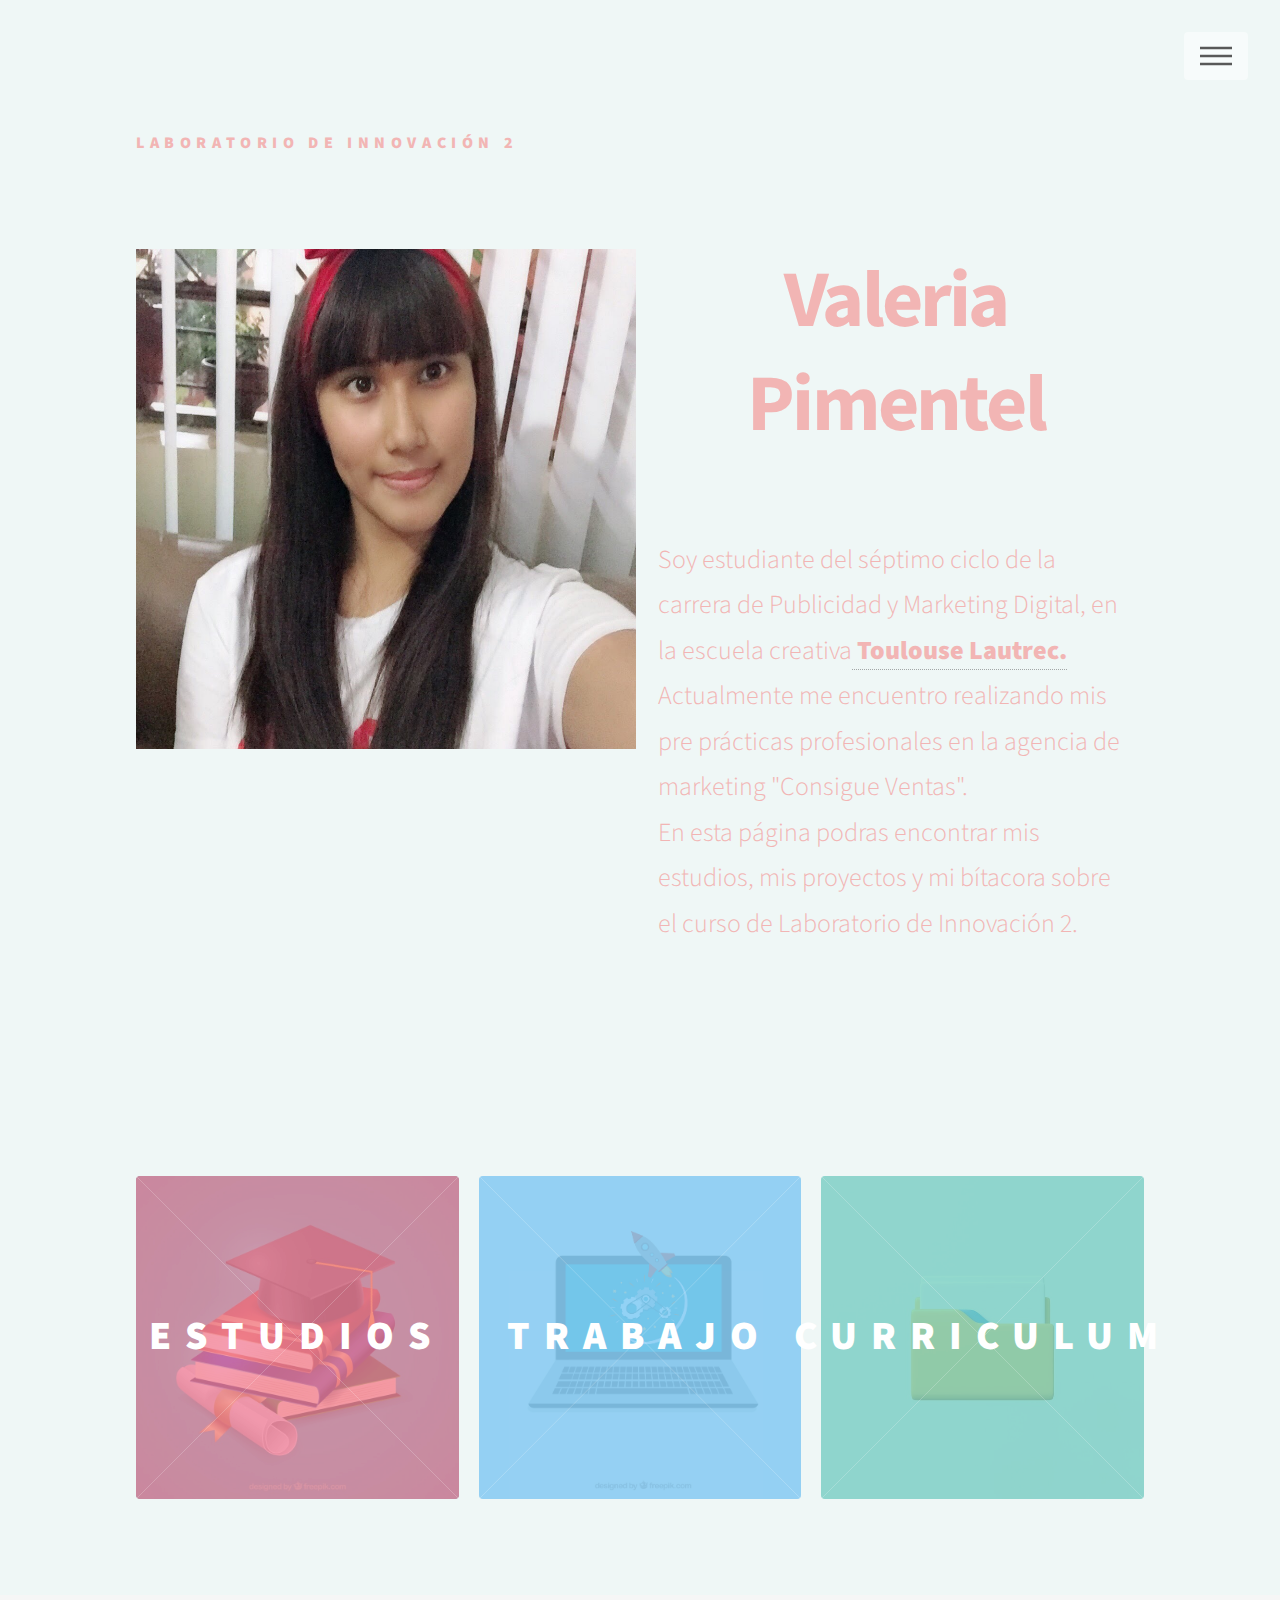
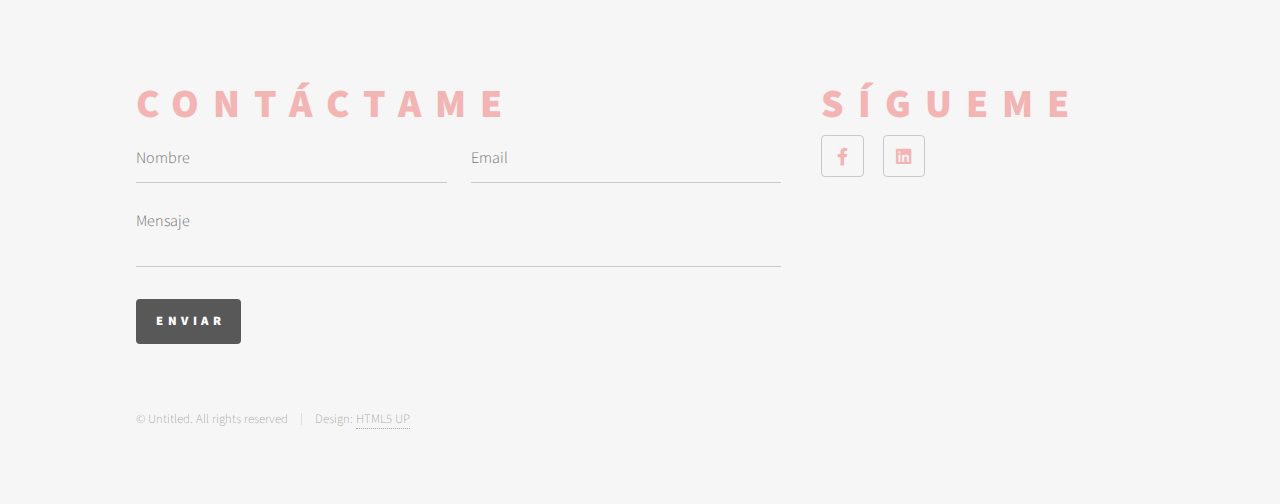
<file: demoGithubPages/index.html>
<!DOCTYPE HTML>
<!--
	Phantom by HTML5 UP
	html5up.net | @ajlkn
	Free for personal and commercial use under the CCA 3.0 license (html5up.net/license)
-->
<html>
	<head>
		<title>Valeria Pimentel</title>
		<meta charset="utf-8" />
		<meta name="viewport" content="width=device-width, initial-scale=1, user-scalable=no" />
		<link rel="stylesheet" href="assets/css/main.css" />
		<noscript><link rel="stylesheet" href="assets/css/noscript.css" /></noscript>
	</head>
	<body class="is-preload">
		<!-- Wrapper -->
			<div id="wrapper">

				<!-- Header -->
					<header id="header">
						<div class="inner">

							<!-- Logo -->
								<a href="index.html" class="logo">
									<span class="symbol"><span class="title">Laboratorio de Innovación 2</span>
								</a>

							<!-- Nav -->
								<nav>
									<ul>
										<li><a href="#menu">Menu</a></li>
									</ul>
								</nav>

						</div>
					</header>

				<!-- Menu -->
					<nav id="menu">
						<h2>Menu</h2>
						<ul>
							<li><a href="index.html">Inicio</a></li>
							<li><a href="SOBRE MI.html">Sobre mi</a></li>
							<li><a href="bitacora2.html">Bitacora</a></li>
							<li><a href="proyecto final.html">Proyecto Final</a></li>
							<li><a href="elements.html">Más</a></li>
						</ul>
					</nav>

				<!-- Main -->
					<div id="main">
						<div class="inner">
							<header>
								

								<div class="container">
									<div class="imagen">
										<img src="images/picMe.jpg" width="500px" height="500px">
									</div>
									<div class="titulo">
										<h1> Valeria Pimentel
										</h1>
										<div class="texto">
											<p>Soy estudiante del séptimo ciclo de la carrera de Publicidad y Marketing Digital, en la escuela creativa<a class="link-color" href="https://www.toulouselautrec.edu.pe/"><strong> Toulouse Lautrec.</strong></a> Actualmente me encuentro realizando mis pre prácticas profesionales en la agencia de marketing "Consigue Ventas".</br>
											En esta página podras encontrar mis estudios, mis proyectos y mi bítacora sobre el curso de Laboratorio de Innovación 2.</p>
										</div>
									</div>
									
								</div>

								

								
							</header>

							<div class="cards">
								<section class="tiles">
									<article class="style1">
										<span class="image">
											<img src="images/picStudy.jpg" alt="" />
										</span>
										<a href="estudios.html">
											<h2>Estudios</h2>
											
										</a>
									</article>
									<article class="style2">
										<span class="image">
											<img src="images/picLap.jpg" alt="" />
										</span>
										<a href="trabajo.html">
											<h2>Trabajo</h2>
											
										</a>
									</article>
									<article class="style3">
										<span class="image">
											<img src="images/picCv.jpg" alt="" />
										</span>
										<a href="curriculum.html">
											<h2>Curriculum</h2>
											
										</a>
									</article>
									
								</section>
							</div>
						</div>
					</div>

				<!-- Footer -->
					<footer id="footer">
						<div class="inner">
							<section>
								<h2>Contáctame</h2>
								<form method="post" action="#">
									<div class="fields">
										<div class="field half">
											<input type="text" name="name" id="name" placeholder="Nombre" />
										</div>
										<div class="field half">
											<input type="email" name="email" id="email" placeholder="Email" />
										</div>
										<div class="field">
											<textarea name="message" id="message" placeholder="Mensaje"></textarea>
										</div>
									</div>
									<ul class="actions">
										<li><input type="submit" value="Enviar" class="primary" /></li>
									</ul>
								</form>
							</section>
							<section>
								<h2>Sígueme</h2>
								<ul class="icons">
									
									<li><a href="https://www.facebook.com/valeriaaximena" class="icon brands style2 fa-facebook-f"><span class="label">Facebook</span></a></li>
									
									<li><a href="https://www.linkedin.com/in/valeriapimentelarias" class="icon brands style2 fa-linkedin"><span class="label">Linkedin</span></a></li>


								</ul>
							</section>
							<ul class="copyright">
								<li>&copy; Untitled. All rights reserved</li><li>Design: <a href="http://html5up.net">HTML5 UP</a></li>
							</ul>
						</div>
					</footer>

			</div>

		<!-- Scripts -->
			<script src="assets/js/jquery.min.js"></script>
			<script src="assets/js/browser.min.js"></script>
			<script src="assets/js/breakpoints.min.js"></script>
			<script src="assets/js/util.js"></script>
			<script src="assets/js/main.js"></script>

	</body>
</html>
</file>
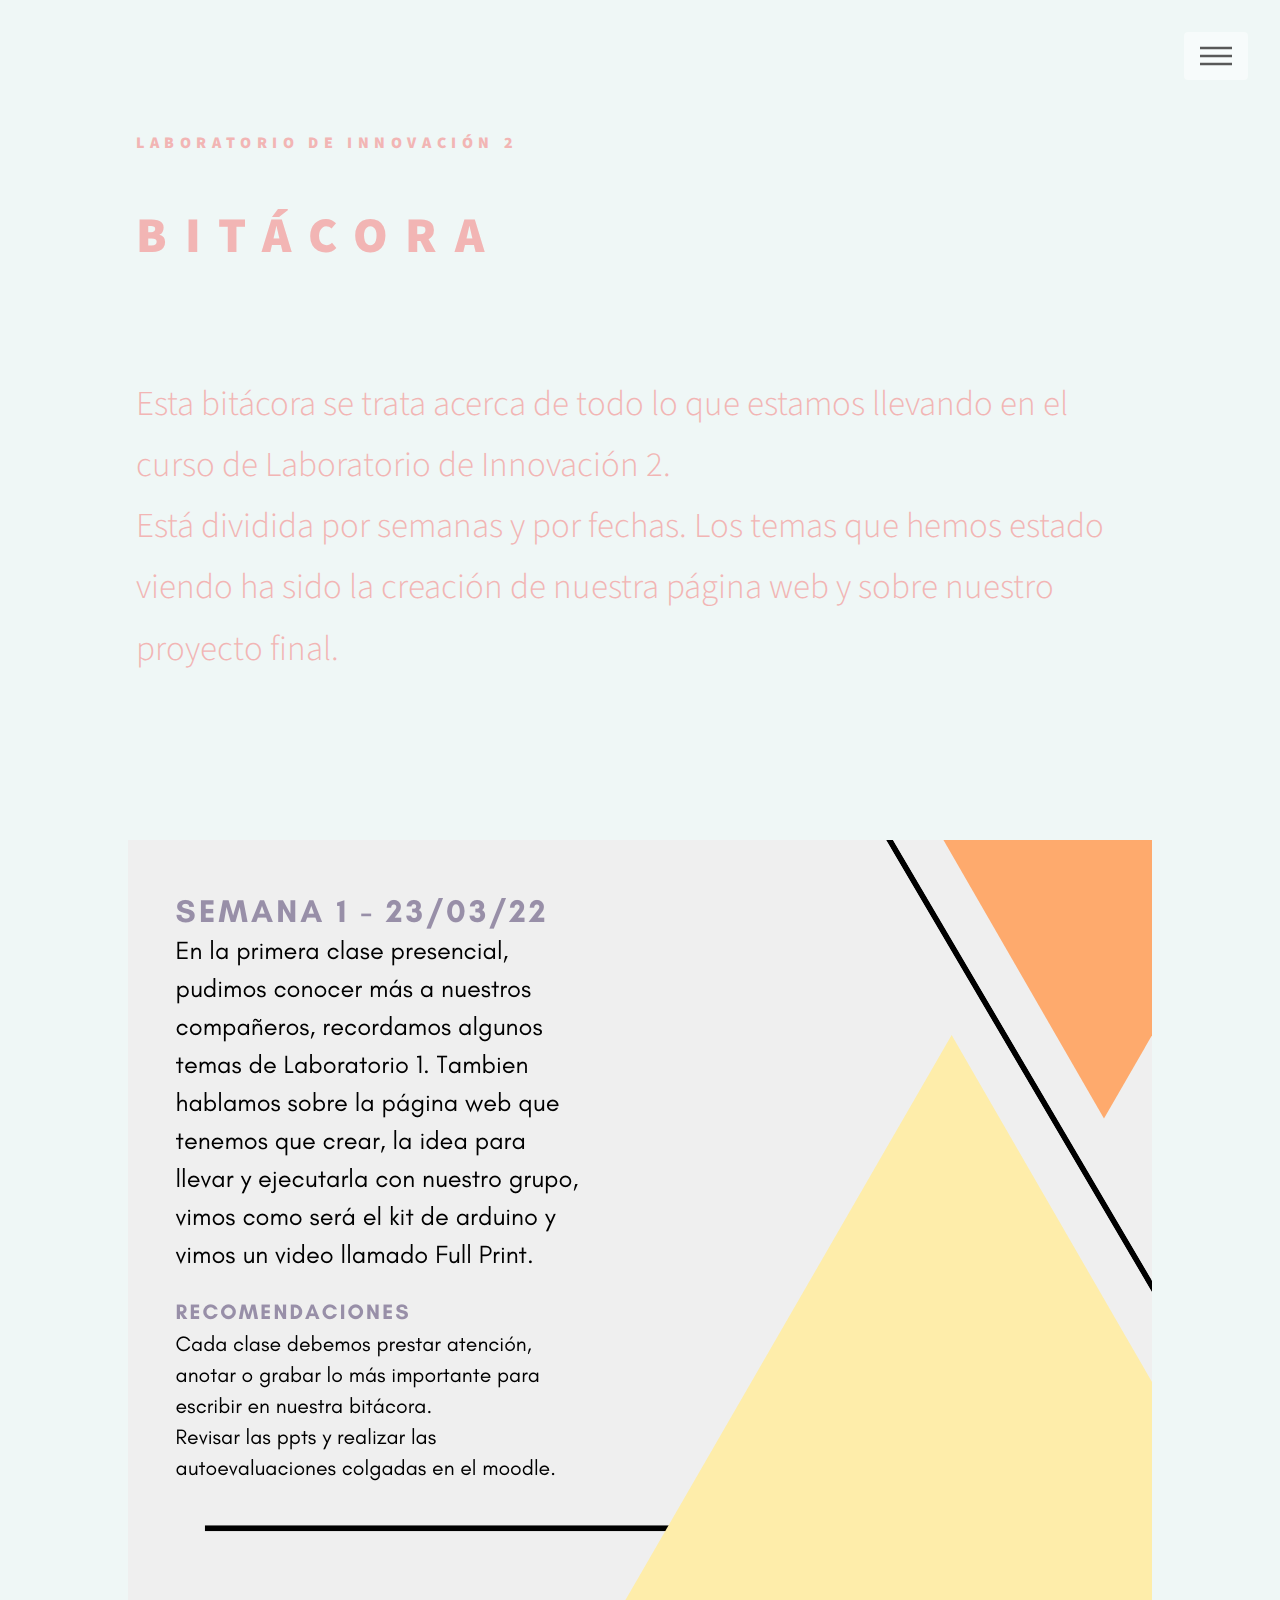
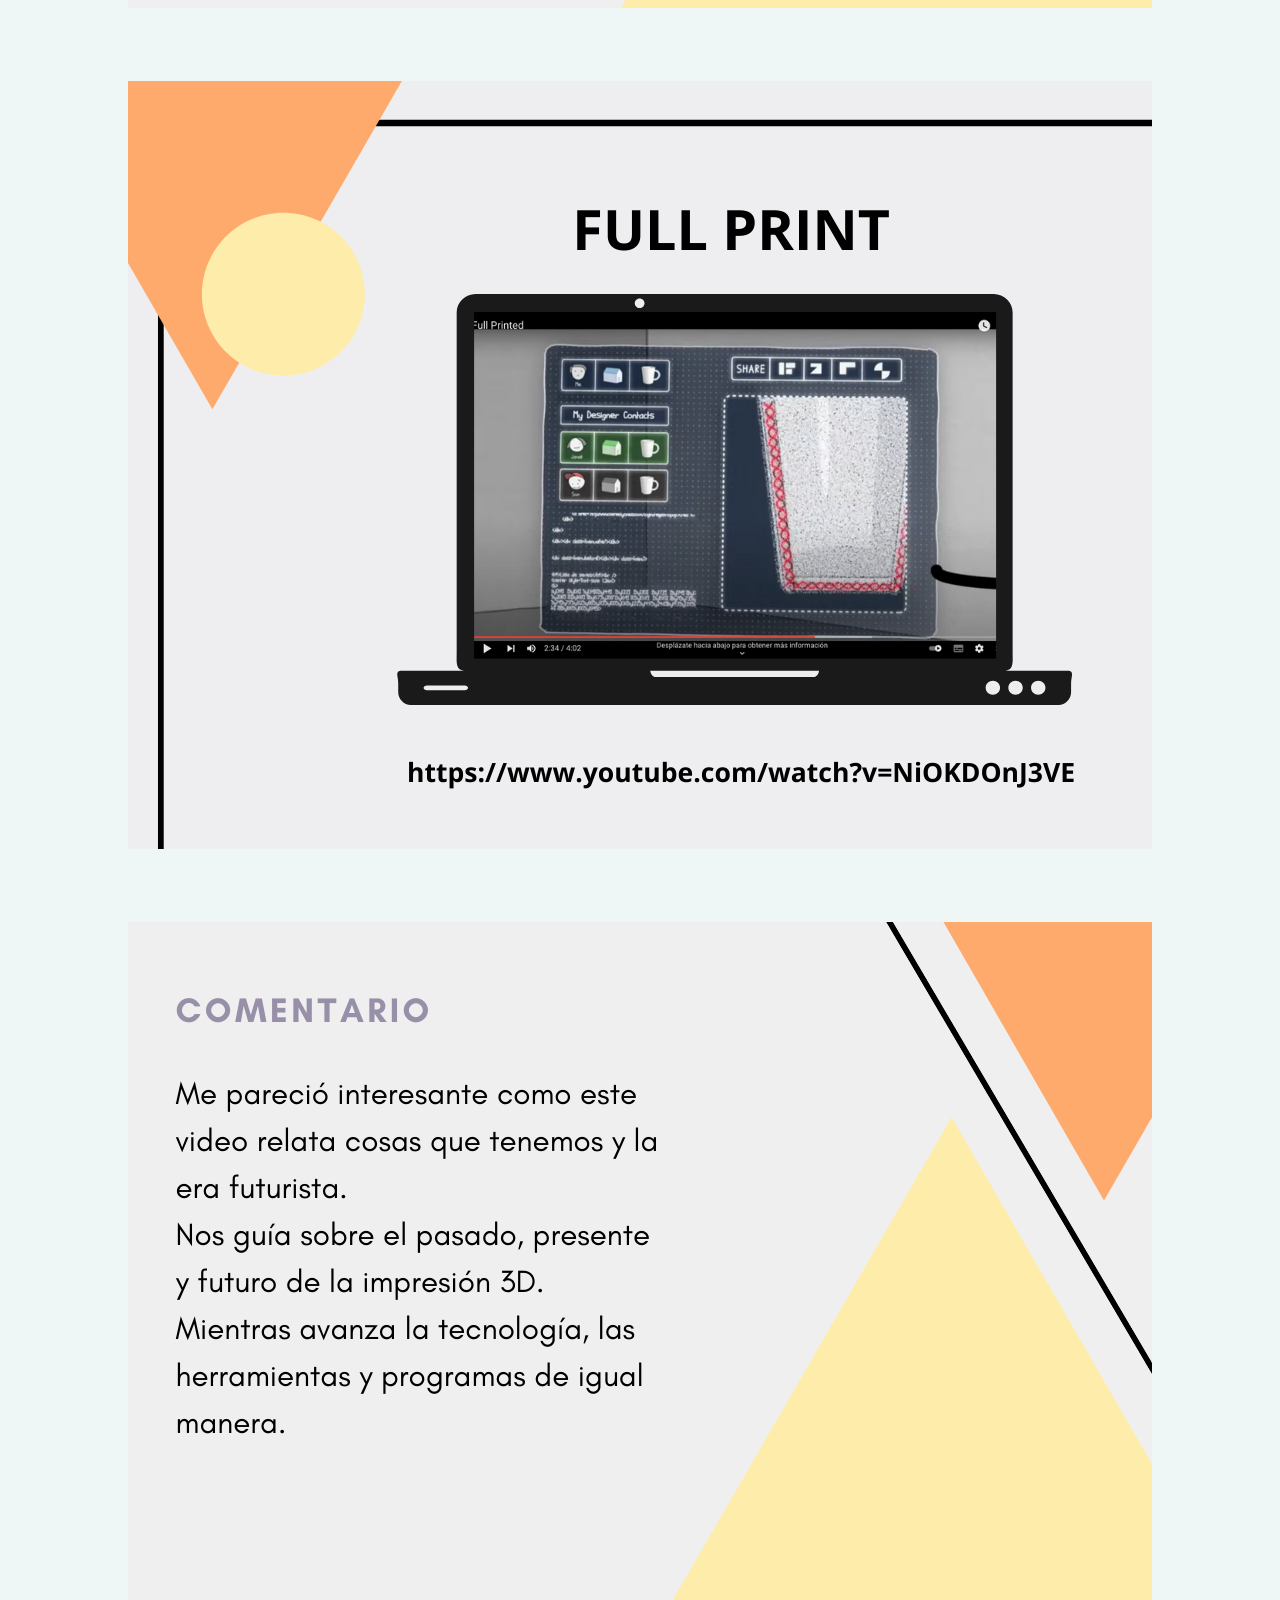
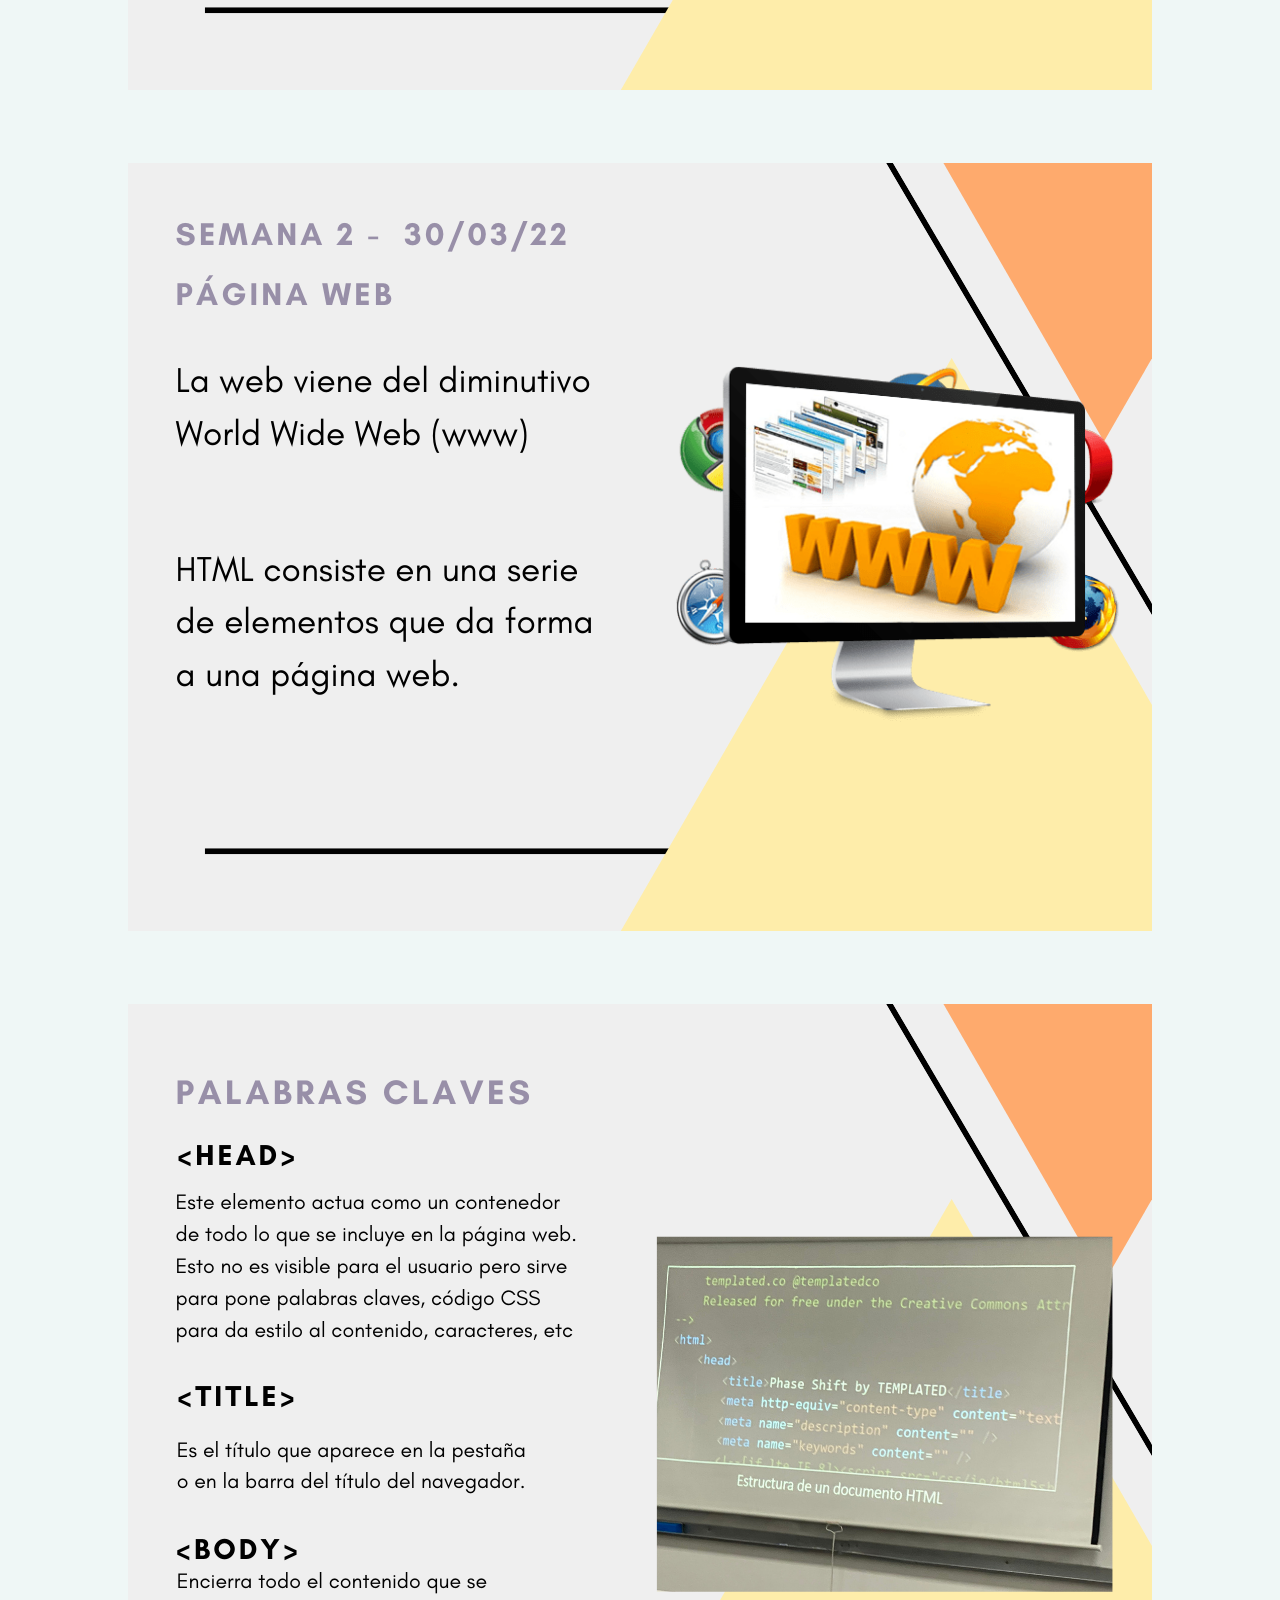
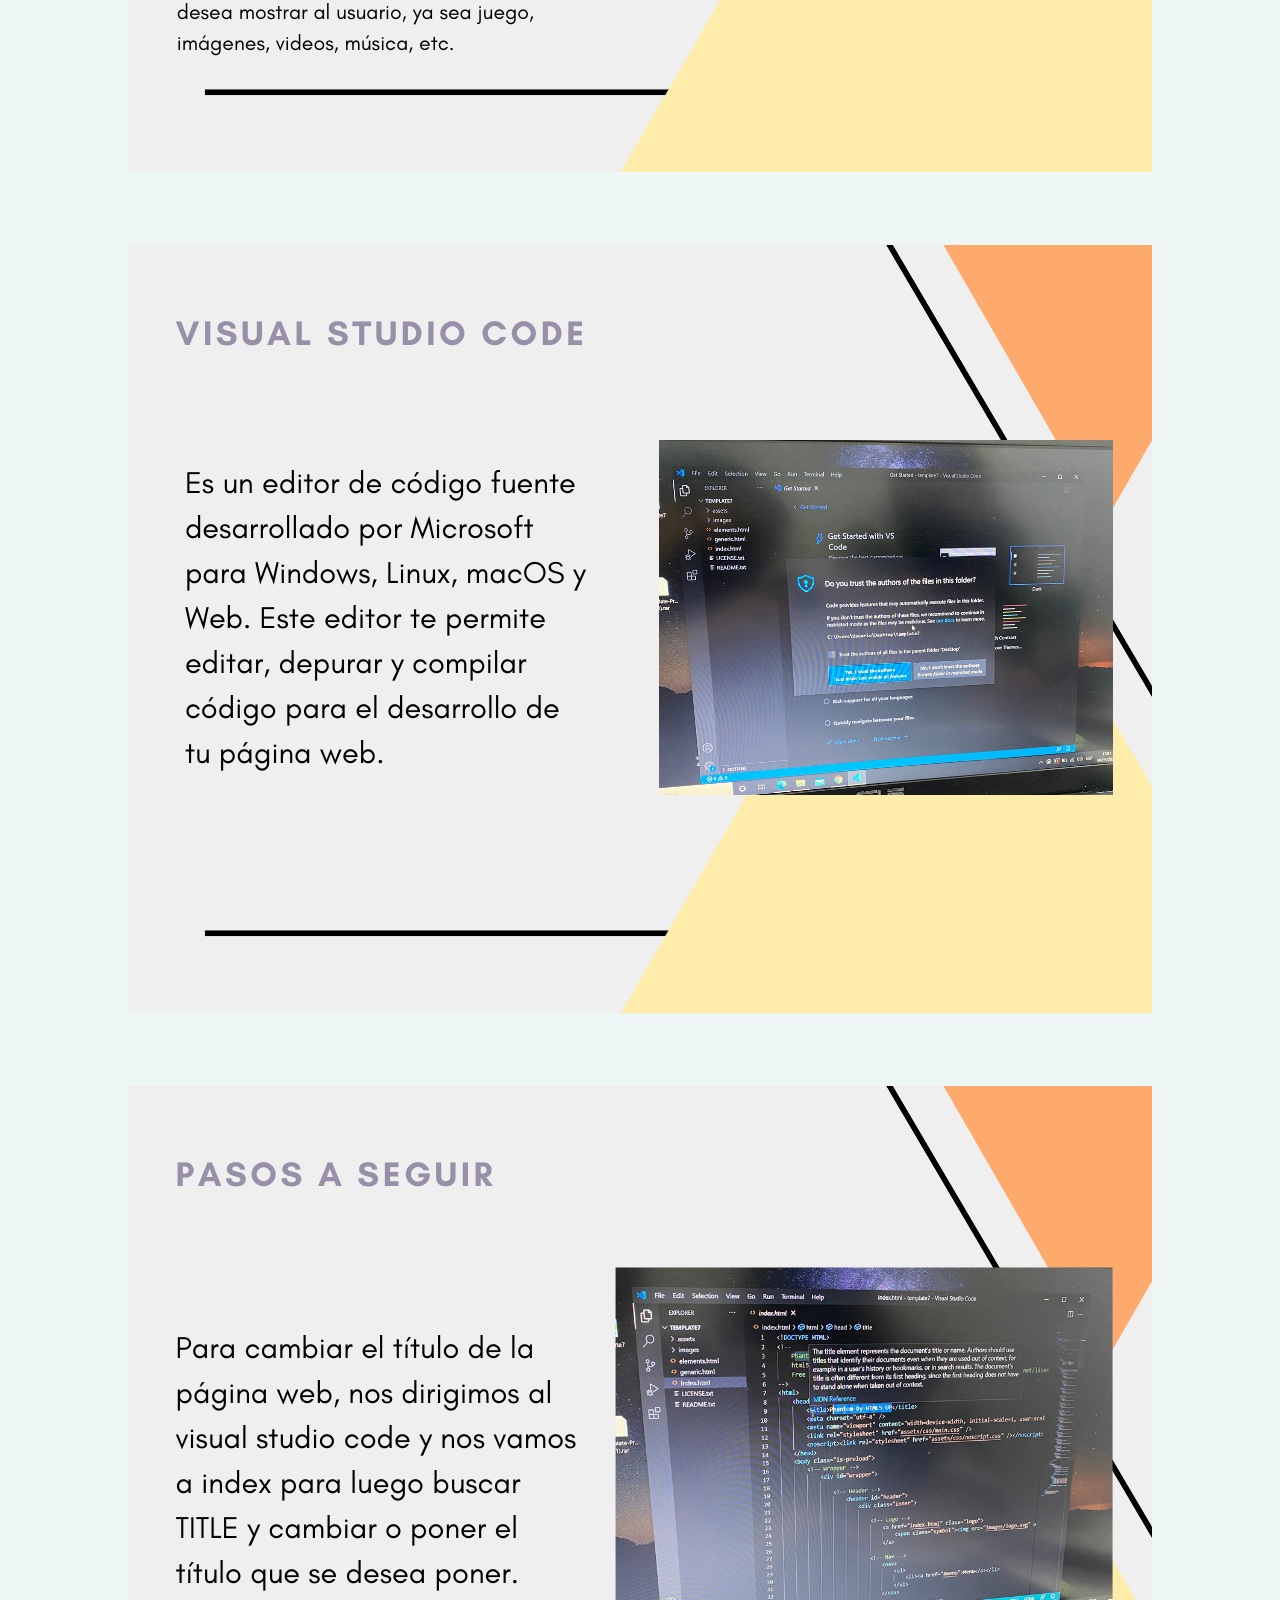
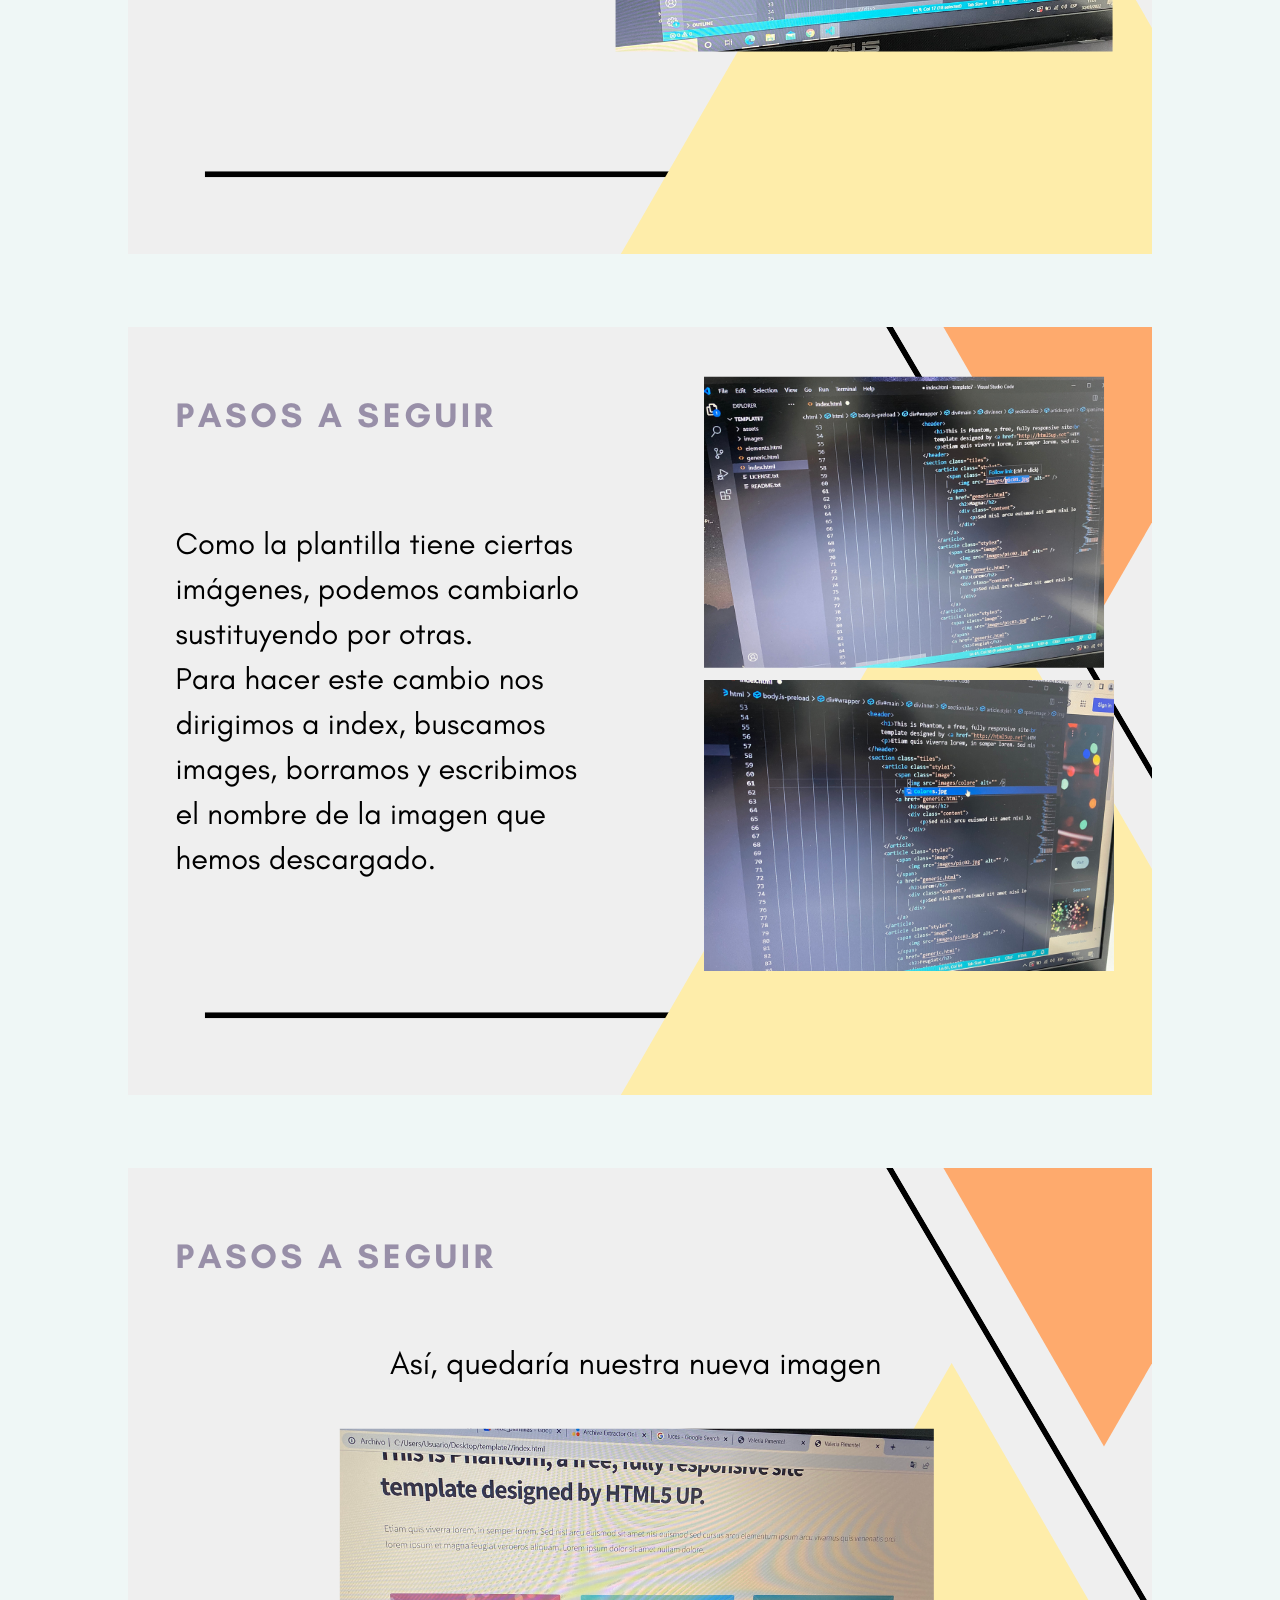
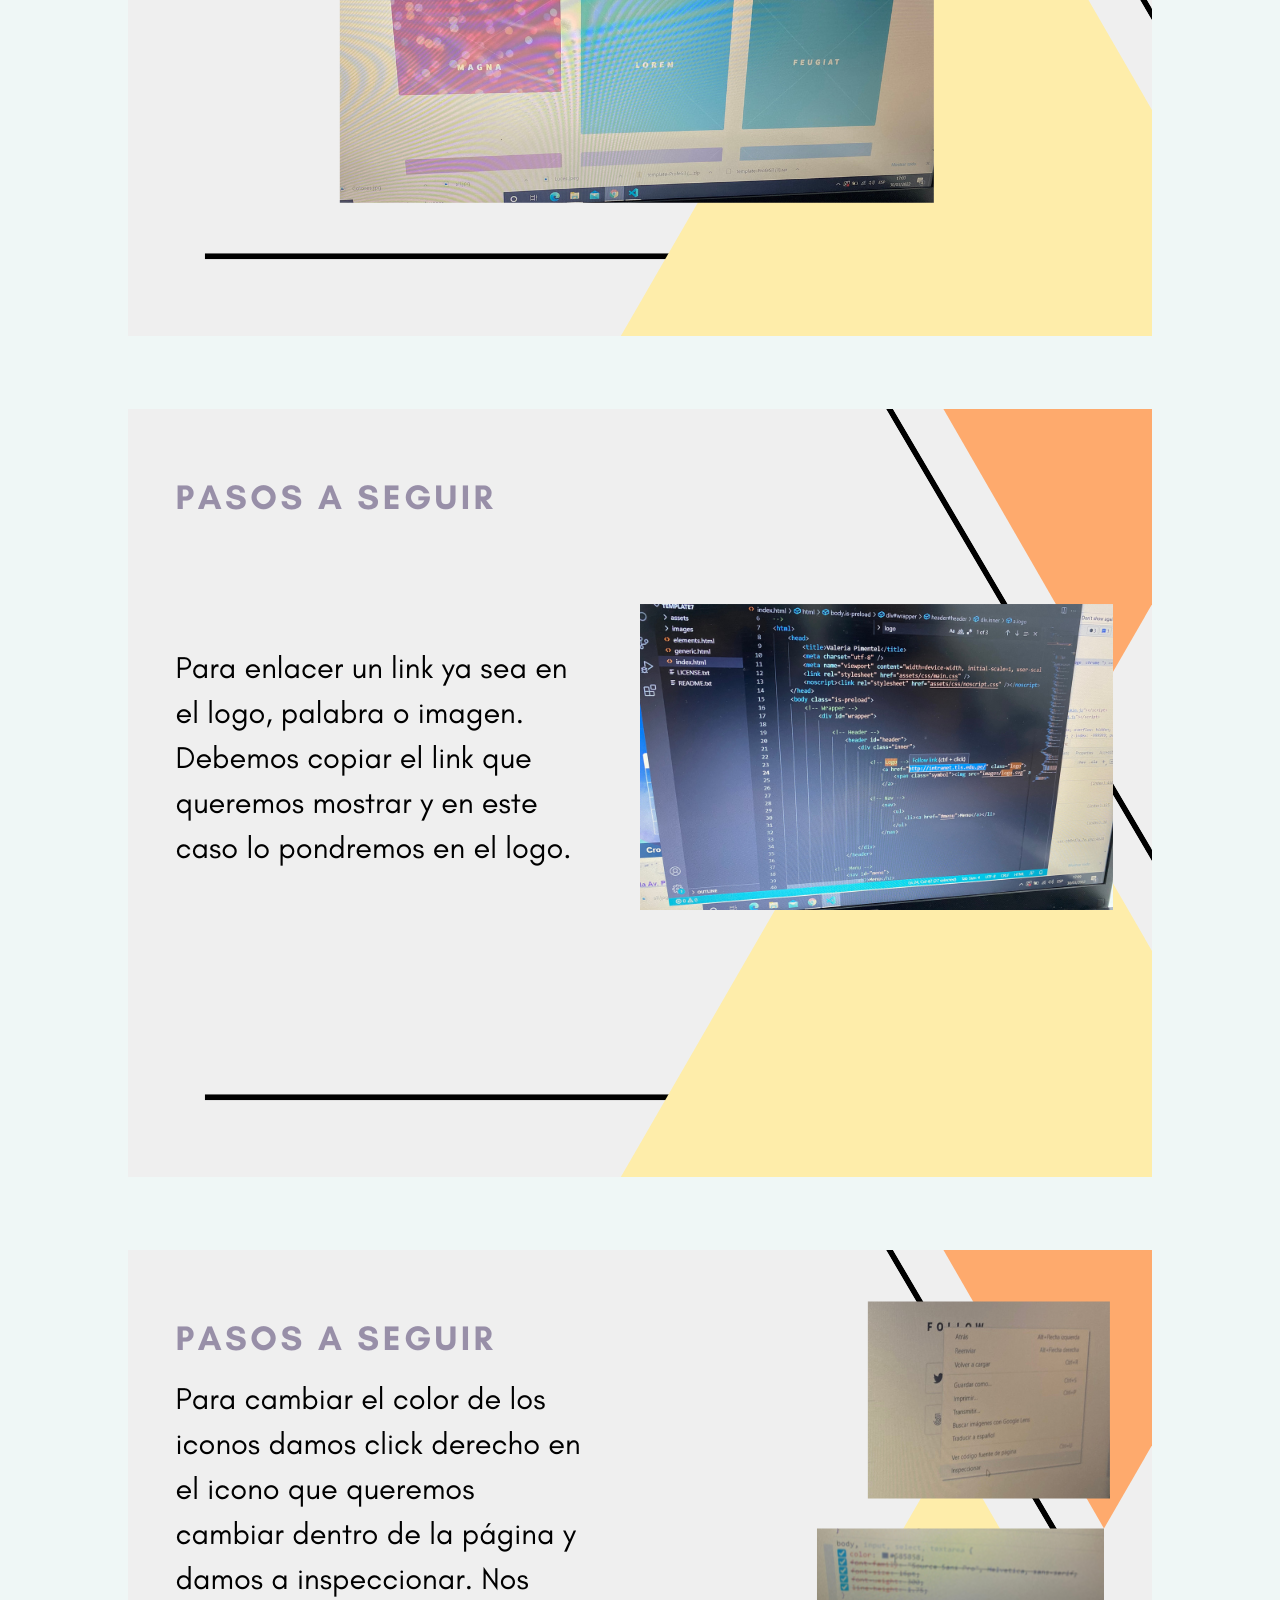
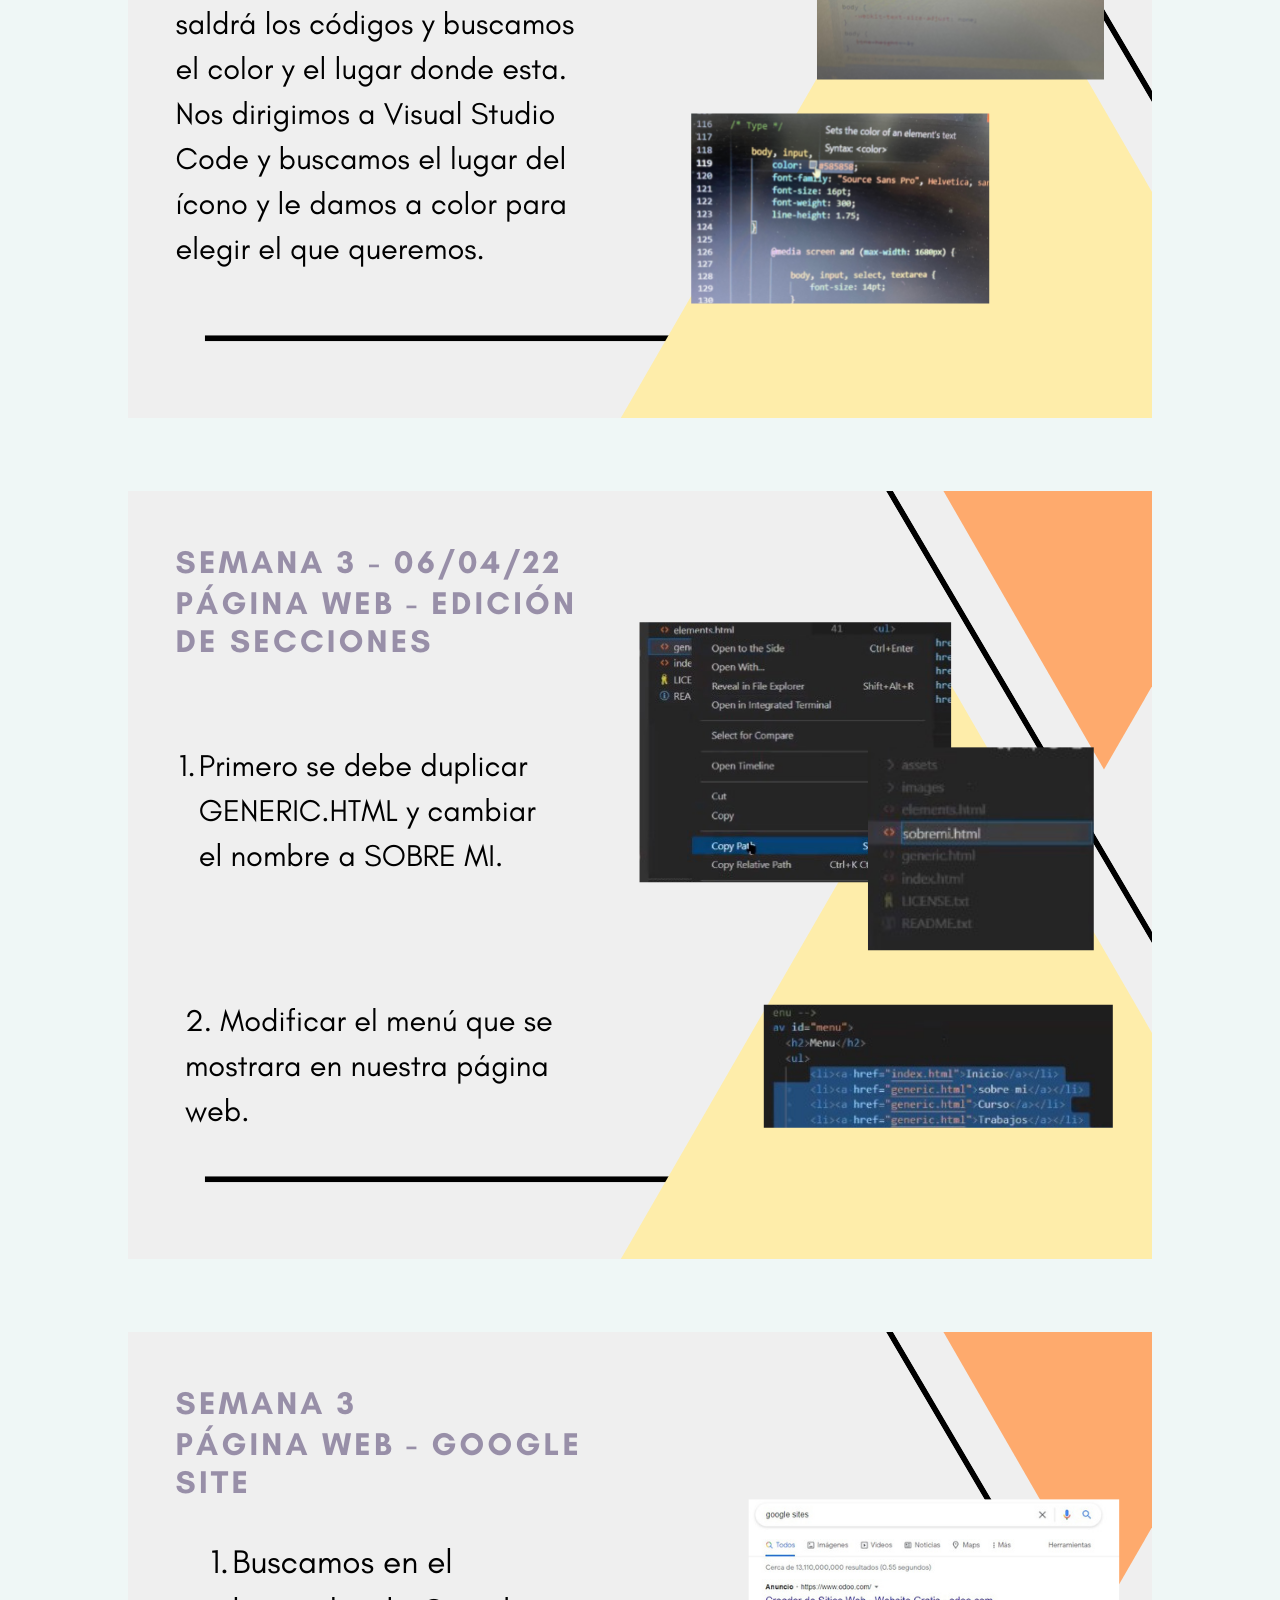
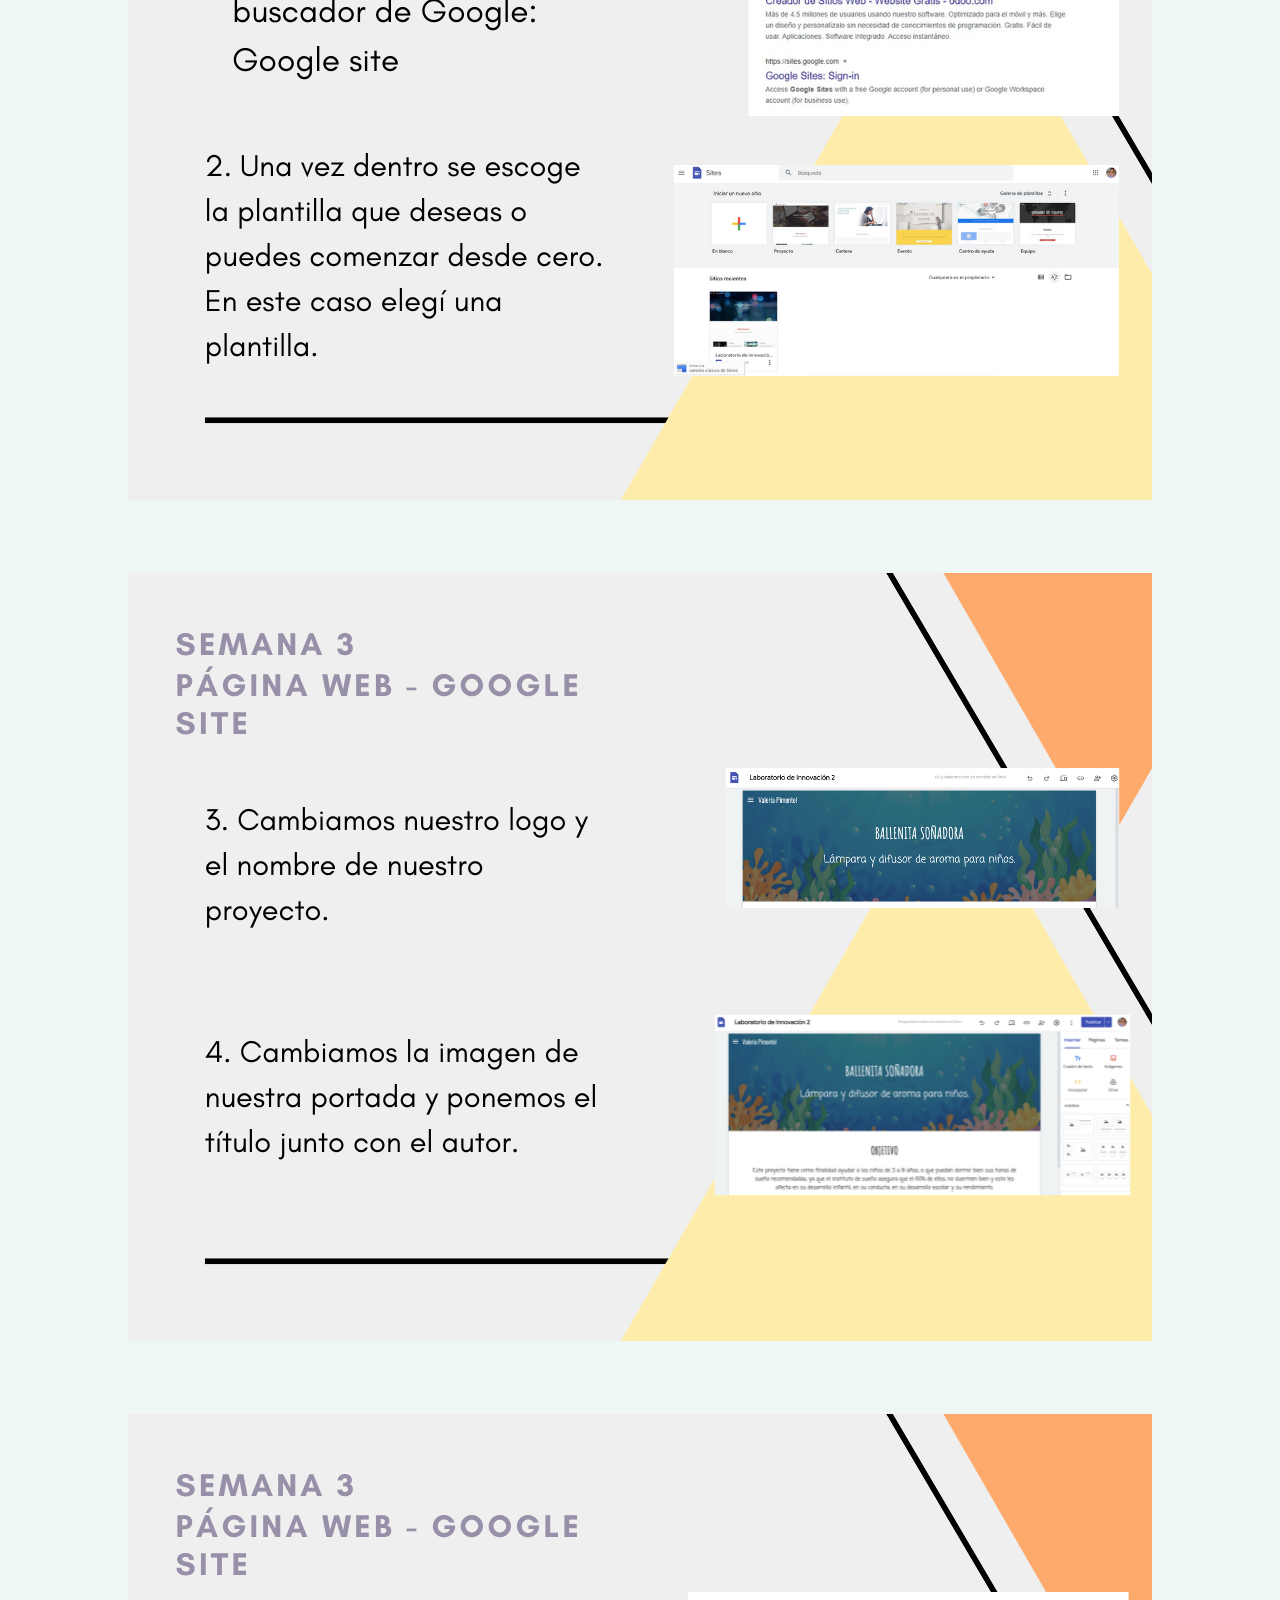
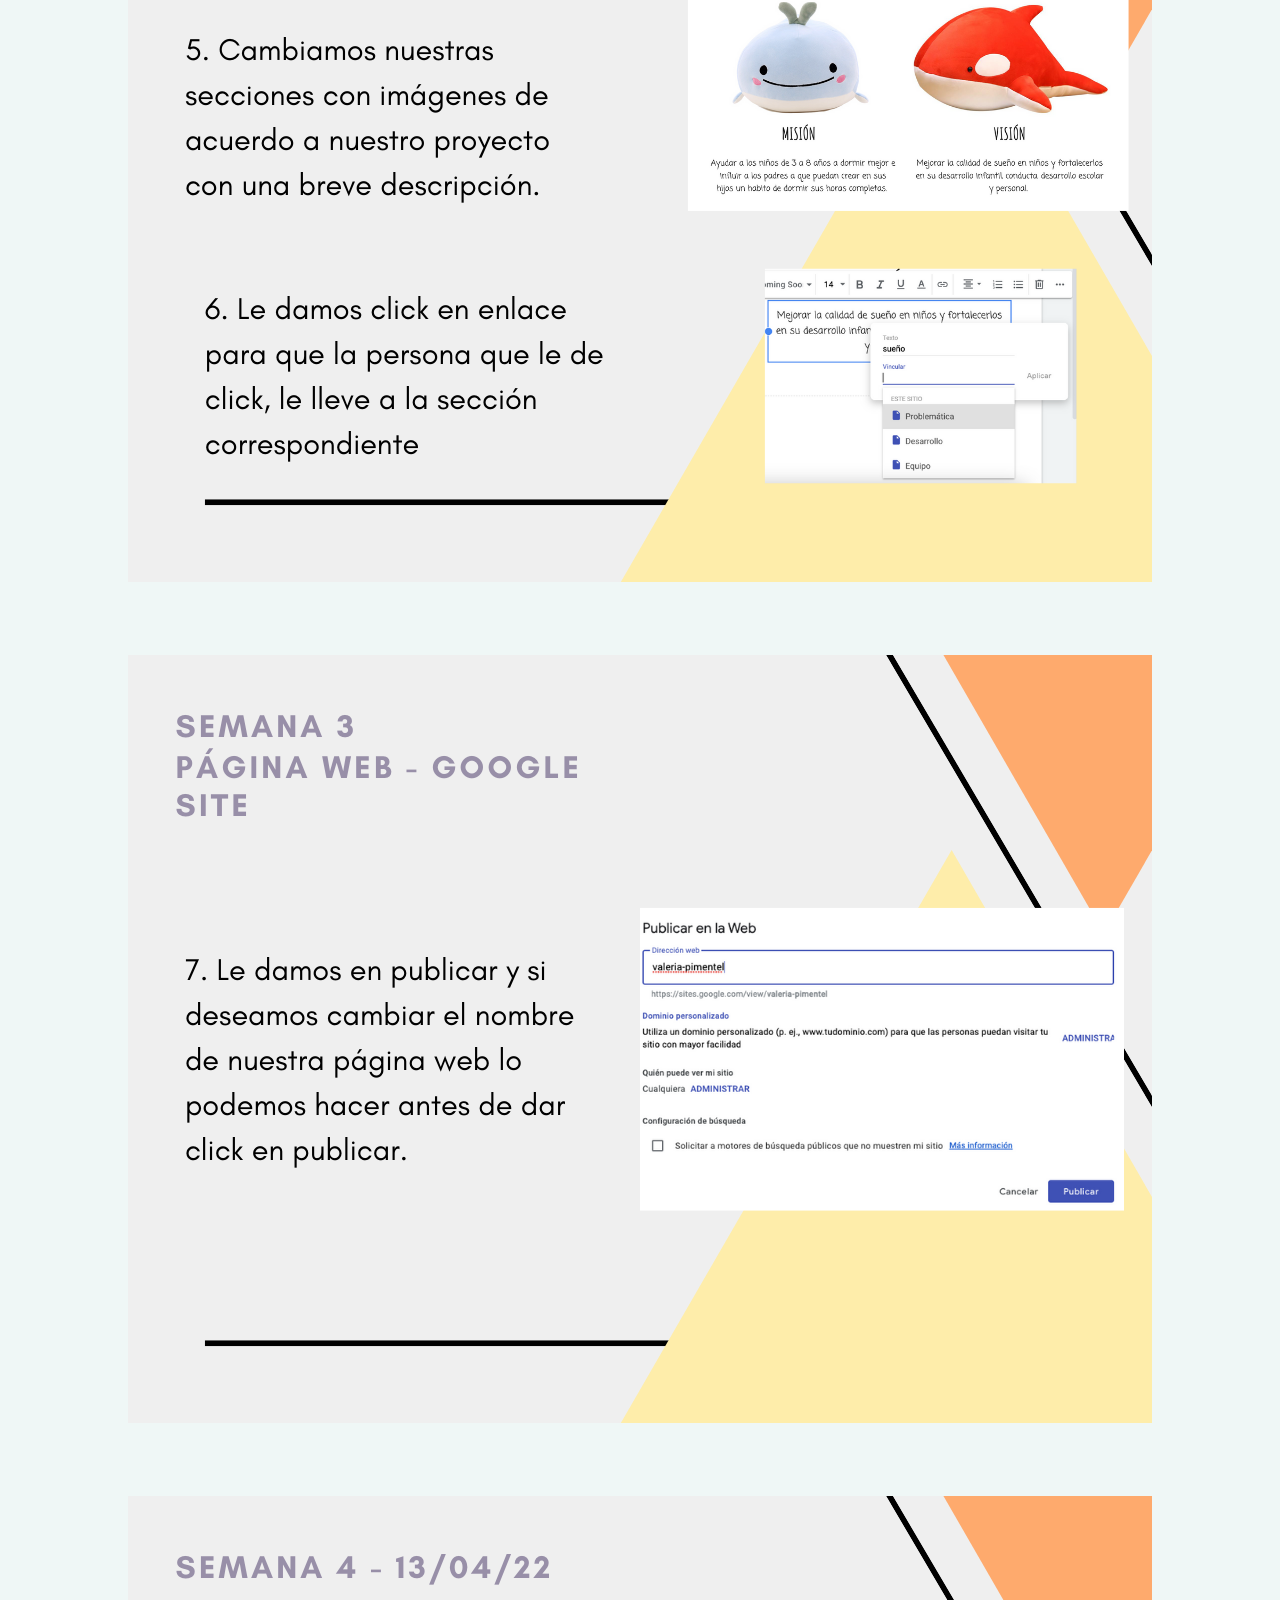
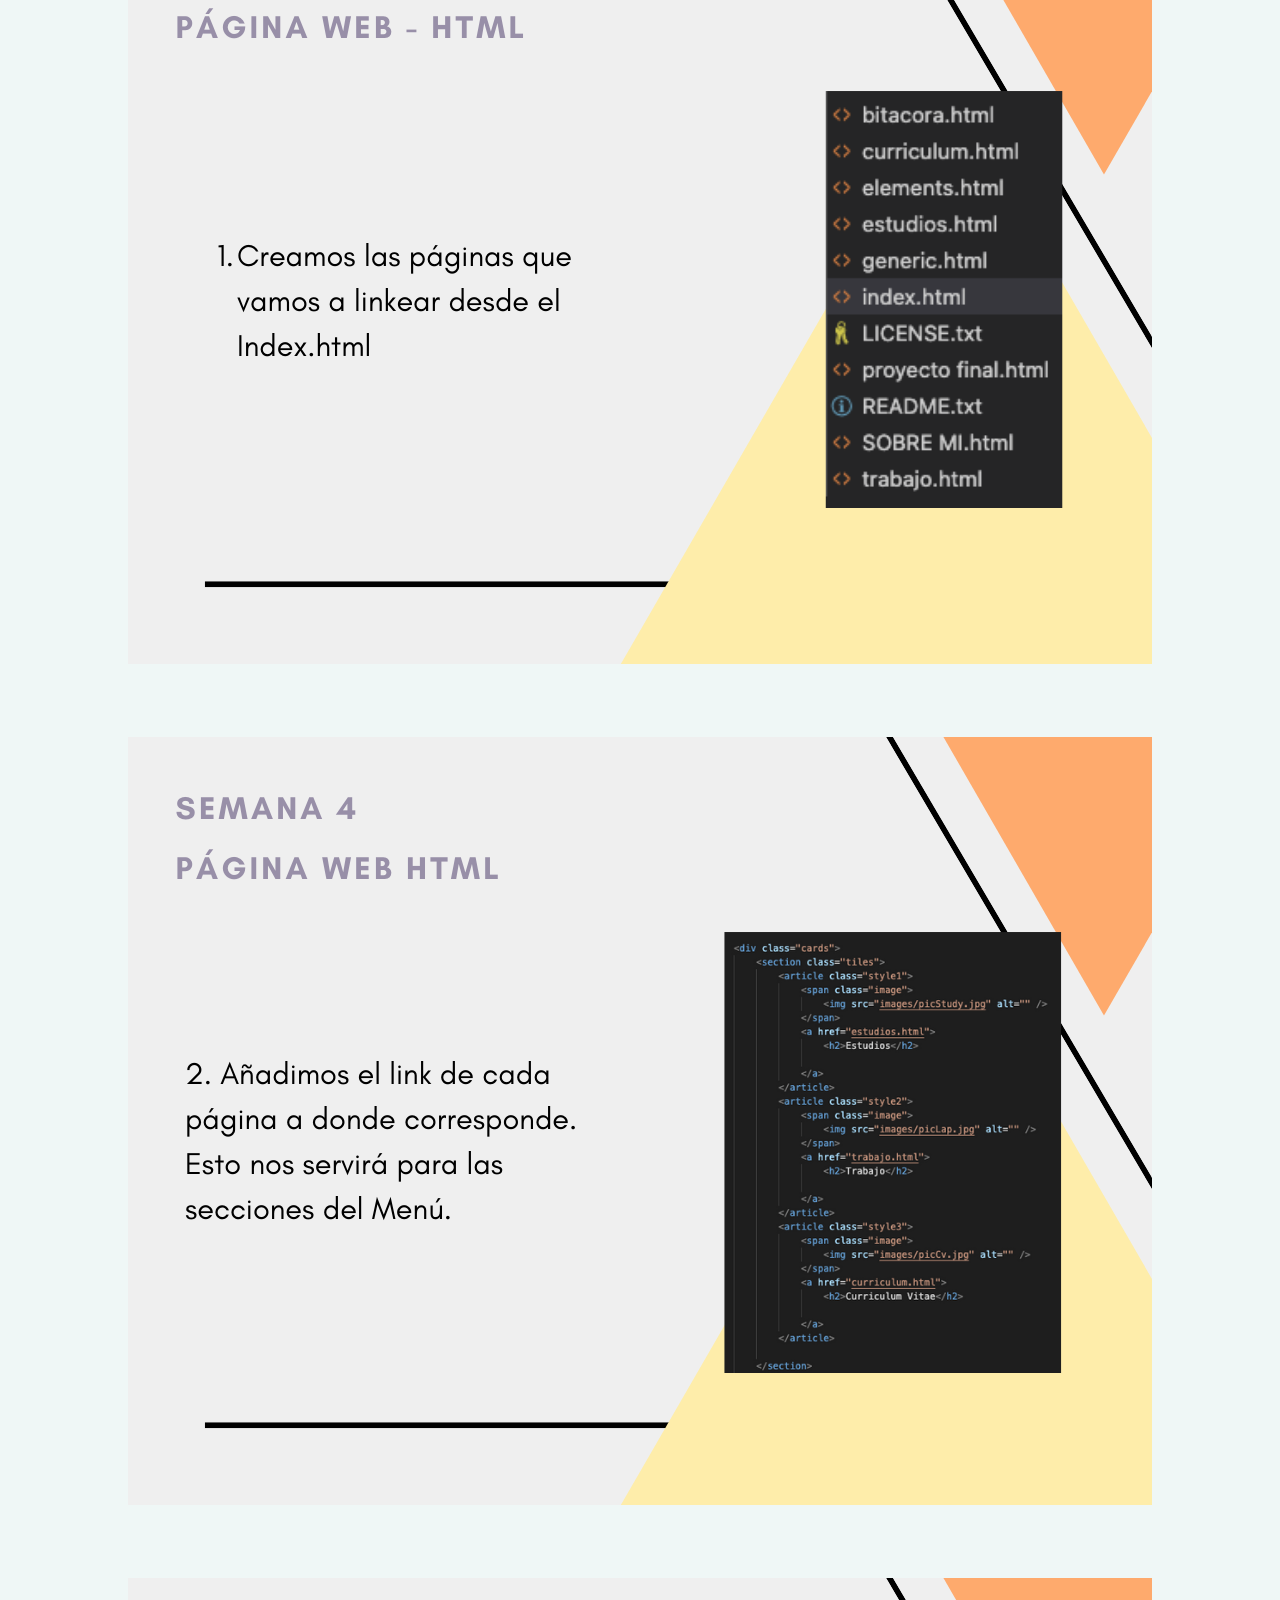
<file: demoGithubPages/bitacora2.html>
<!DOCTYPE HTML>
<!--
	Phantom by HTML5 UP
	html5up.net | @ajlkn
	Free for personal and commercial use under the CCA 3.0 license (html5up.net/license)
-->
<html>
	<head>
		<title>Valeria Pimentel</title>
		<meta charset="utf-8" />
		<meta name="viewport" content="width=device-width, initial-scale=1, user-scalable=no" />
		<link rel="stylesheet" href="assets/css/main.css" />
		<noscript><link rel="stylesheet" href="assets/css/noscript.css" /></noscript>
	</head>
	<body class="is-preload">
		<!-- Wrapper -->
			<div id="wrapper">

				<!-- Header -->
                <header id="header">
                    <div class="inner">

                        <!-- Logo -->
                            <a href="index.html" class="logo">
                                <span class="symbol"><span class="title">Laboratorio de Innovación 2</span>
                            </a>

                        <!-- Nav -->
                            <nav>
                                <ul>
                                    <li><a href="#menu">Menu</a></li>
                                </ul>
                            </nav>

                    </div>
                </header>

				<!-- Menu -->
					<nav id="menu">
						<h2>Menu</h2>
						<ul>
							<li><a href="index.html">Inicio</a></li>
							<li><a href="SOBRE MI.html">Sobre mi</a></li>
							<li><a href="bitacora2.html">Bitácora</a></li>
							<li><a href="proyecto final.html">Proyecto Final</a></li>
							
						</ul>
					</nav>

                <div id="main">
                    <div class="inner">
                        <h3>Bitácora</h3>
                        <div class="texto-bitacora-tamaño">
                            Esta bitácora se trata acerca de todo lo que estamos llevando en el curso de Laboratorio de Innovación 2.
                            </br>Está dividida por semanas y por fechas. Los temas que hemos estado viendo ha sido la creación de nuestra página web y sobre nuestro proyecto final.
                        </div>
                    </div>
                </div>    

				<!-- Main -->

                <div class="cards-2-2">
                    <div>
                        <img src="bitacora/3.png" alt="" class="imagenes-bitacora-2">
                        <img src="bitacora/4.png" alt="" class="imagenes-bitacora-2">
                        <img src="bitacora/5.png" alt="" class="imagenes-bitacora-2">
                        <img src="bitacora/6.png" alt="" class="imagenes-bitacora-2">
                        <img src="bitacora/7.png" alt="" class="imagenes-bitacora-2">
                        <img src="bitacora/8.png" alt="" class="imagenes-bitacora-2">
                        <img src="bitacora/9.png" alt="" class="imagenes-bitacora-2">
                        <img src="bitacora/10.png" alt="" class="imagenes-bitacora-2">
                        <img src="bitacora/11.png" alt="" class="imagenes-bitacora-2">
                        <img src="bitacora/12.png" alt="" class="imagenes-bitacora-2">
                        <img src="bitacora/13.png" alt="" class="imagenes-bitacora-2">
                        <img src="bitacora/14.png" alt="" class="imagenes-bitacora-2">
                        <img src="bitacora/15.png" alt="" class="imagenes-bitacora-2">
                        <img src="bitacora/16.png" alt="" class="imagenes-bitacora-2">
                        <img src="bitacora/17.png" alt="" class="imagenes-bitacora-2">
                        <img src="bitacora/18.png" alt="" class="imagenes-bitacora-2">
                        <img src="bitacora/19.png" alt="" class="imagenes-bitacora-2">
                        <img src="bitacora/20.png" alt="" class="imagenes-bitacora-2">
                        <img src="bitacora/21.png" alt="" class="imagenes-bitacora-2">
                        <img src="bitacora/22.png" alt="" class="imagenes-bitacora-2">
                    </div>
                </div>    

				<!-- Footer -->
                <footer id="footer">
                    <div class="inner">
                        <section>
                            <h2>Contáctame</h2>
                            <form method="post" action="#">
                                <div class="fields">
                                    <div class="field half">
                                        <input type="text" name="name" id="name" placeholder="Nombre" />
                                    </div>
                                    <div class="field half">
                                        <input type="email" name="email" id="email" placeholder="Email" />
                                    </div>
                                    <div class="field">
                                        <textarea name="message" id="message" placeholder="Mensaje"></textarea>
                                    </div>
                                </div>
                                <ul class="actions">
                                    <li><input type="submit" value="Enviar" class="primary" /></li>
                                </ul>
                            </form>
                        </section>
                        <section>
                            <h2>Sígueme</h2>
                            <ul class="icons">
                                
                                <li><a href="https://www.facebook.com/valeriaaximena" class="icon brands style2 fa-facebook-f"><span class="label">Facebook</span></a></li>
                                
                                <li><a href="https://www.linkedin.com/in/valeriapimentelarias" class="icon brands style2 fa-linkedin"><span class="label">Linkedin</span></a></li>


                            </ul>
                        </section>
                        <ul class="copyright">
                            <li>&copy; Untitled. All rights reserved</li><li>Design: <a href="http://html5up.net">HTML5 UP</a></li>
                        </ul>
                    </div>
                </footer>
			</div>

		<!-- Scripts -->
			<script src="assets/js/jquery.min.js"></script>
			<script src="assets/js/browser.min.js"></script>
			<script src="assets/js/breakpoints.min.js"></script>
			<script src="assets/js/util.js"></script>
			<script src="assets/js/main.js"></script>

	</body>
</html>
</file>
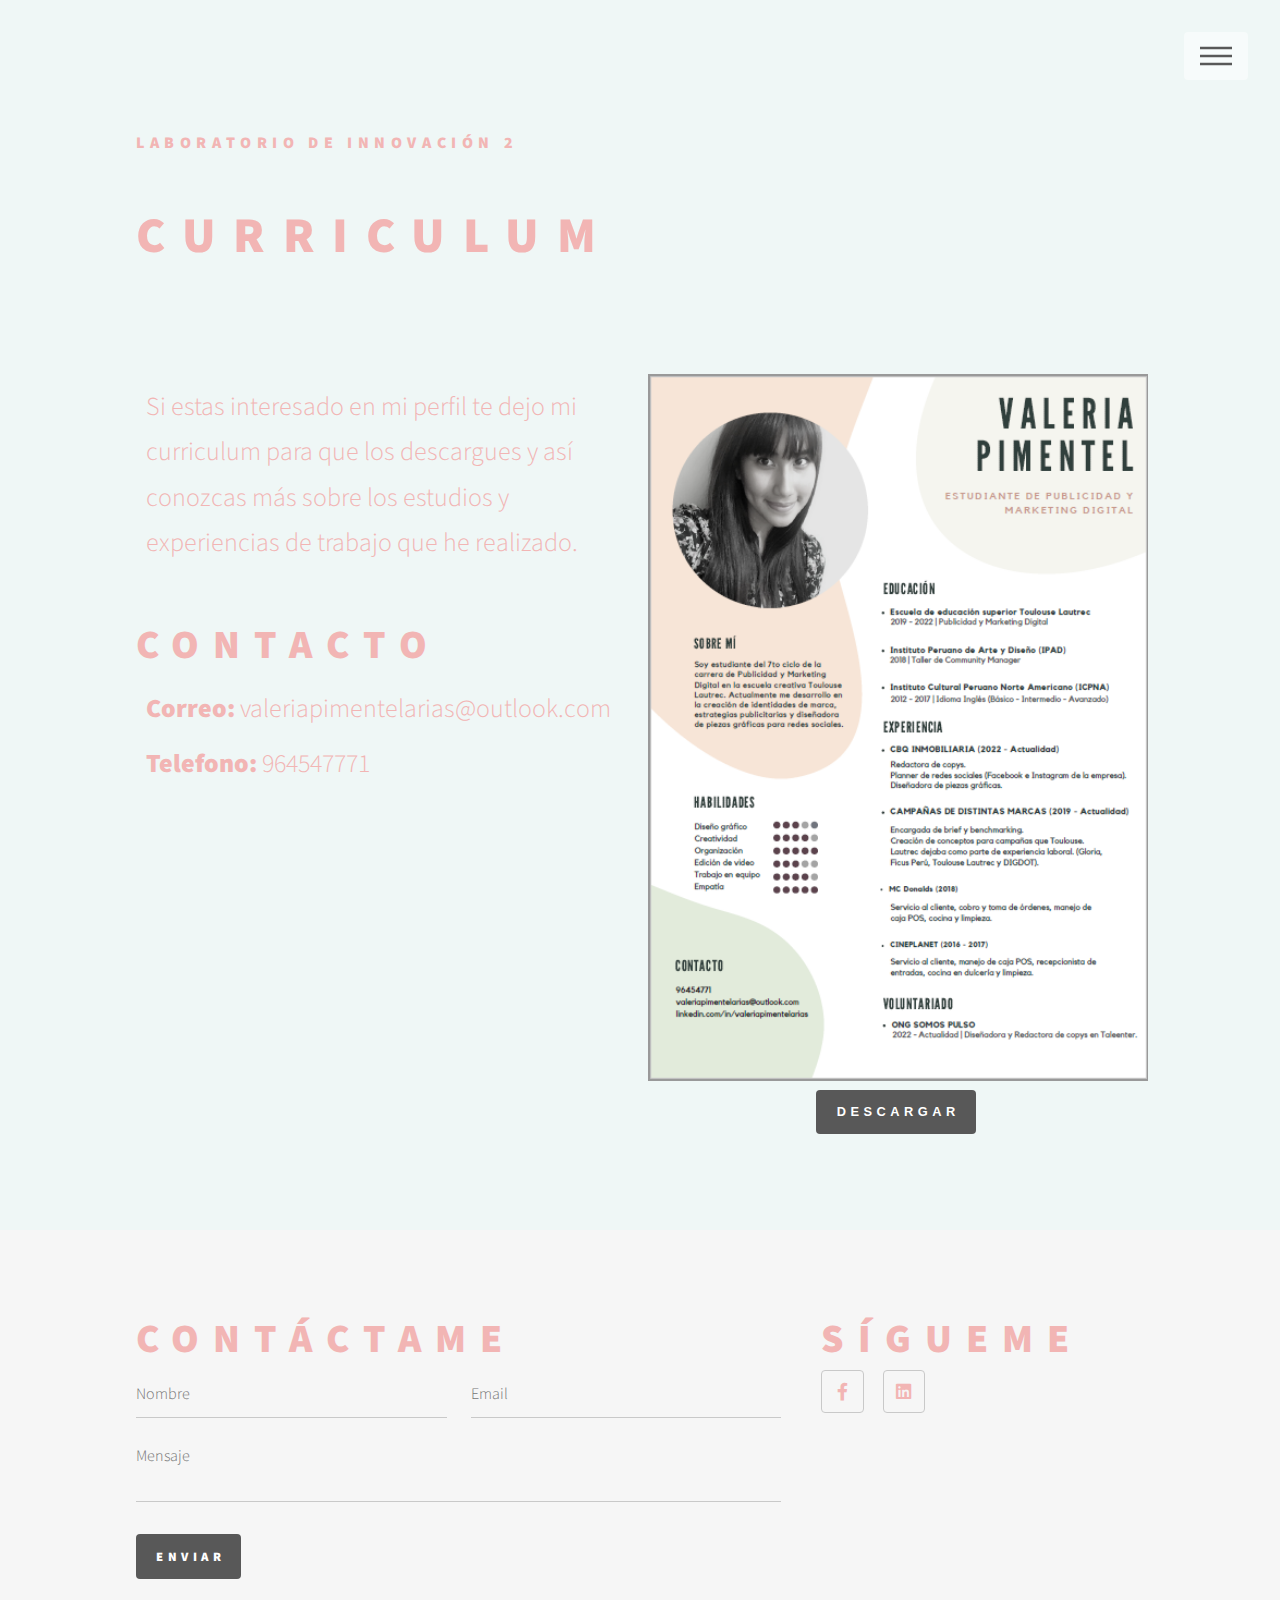
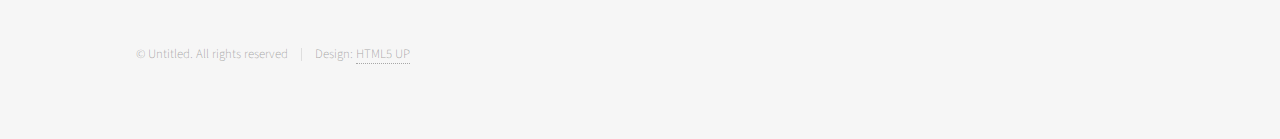
<file: demoGithubPages/curriculum.html>
<!DOCTYPE HTML>
<!--
	Phantom by HTML5 UP
	html5up.net | @ajlkn
	Free for personal and commercial use under the CCA 3.0 license (html5up.net/license)
-->
<html>
	<head>
		<title>Valeria Pimentel</title>
		<meta charset="utf-8" />
		<meta name="viewport" content="width=device-width, initial-scale=1, user-scalable=no" />
		<link rel="stylesheet" href="assets/css/main.css" />
		<noscript><link rel="stylesheet" href="assets/css/noscript.css" /></noscript>
	</head>
	<body class="is-preload">
		<!-- Wrapper -->
			<div id="wrapper">

				<!-- Header -->
                <header id="header">
                    <div class="inner">

                        <!-- Logo -->
                            <a href="index.html" class="logo">
                                <span class="symbol"><span class="title">Laboratorio de Innovación 2</span>
                            </a>

                        <!-- Nav -->
                            <nav>
                                <ul>
                                    <li><a href="#menu">Menu</a></li>
                                </ul>
                            </nav>

                    </div>
                </header>

				<!-- Menu -->
					<nav id="menu">
						<h2>Menu</h2>
						<ul>
							<li><a href="index.html">Inicio</a></li>
							<li><a href="SOBRE MI.html">Sobre mi</a></li>
							<li><a href="bitacora2.html">Bitácora</a></li>
							<li><a href="proyecto final.html">Proyecto Final</a></li>
							
						</ul>
					</nav>

				<!-- Main -->
					<div id="main">
						<div class="inner">
							<h3>Curriculum</h3>

                            <div class="container">
                                <div>
                                    <p>Si estas interesado en mi perfil te dejo mi curriculum para que los descargues y así conozcas más sobre los estudios y experiencias de trabajo que he realizado.</p>
                                    <div class="contacto">
                                        <h2>Contacto</h2>
                                        <p><strong>Correo: </strong> valeriapimentelarias@outlook.com</p>
                                        <p><strong>Telefono: </strong> 964547771</p>
                                    </div>
                                </div>
                                <div>
                                    <div>
                                        <img src="images/curriculum.PNG" alt="" width="500px">
                                    </div>
                                    <div class="descarga">
                                        <a href="assets/download/CV DE VALERIA PIMENTEL.pdf" download="CV DE VALERIA PIMENTEL.pdf"><button class="primary">Descargar</button></a>
                                    </div>
                                </div>
                            </div>
							
							</div>
					</div>

				<!-- Footer -->
                <footer id="footer">
                    <div class="inner">
                        <section>
                            <h2>Contáctame</h2>
                            <form method="post" action="#">
                                <div class="fields">
                                    <div class="field half">
                                        <input type="text" name="name" id="name" placeholder="Nombre" />
                                    </div>
                                    <div class="field half">
                                        <input type="email" name="email" id="email" placeholder="Email" />
                                    </div>
                                    <div class="field">
                                        <textarea name="message" id="message" placeholder="Mensaje"></textarea>
                                    </div>
                                </div>
                                <ul class="actions">
                                    <li><input type="submit" value="Enviar" class="primary" /></li>
                                </ul>
                            </form>
                        </section>
                        <section>
                            <h2>Sígueme</h2>
                            <ul class="icons">
                                
                                <li><a href="https://www.facebook.com/valeriaaximena" class="icon brands style2 fa-facebook-f"><span class="label">Facebook</span></a></li>
                                
                                <li><a href="https://www.linkedin.com/in/valeriapimentelarias" class="icon brands style2 fa-linkedin"><span class="label">Linkedin</span></a></li>


                            </ul>
                        </section>
                        <ul class="copyright">
                            <li>&copy; Untitled. All rights reserved</li><li>Design: <a href="http://html5up.net">HTML5 UP</a></li>
                        </ul>
                    </div>
                </footer>
			</div>

		<!-- Scripts -->
			<script src="assets/js/jquery.min.js"></script>
			<script src="assets/js/browser.min.js"></script>
			<script src="assets/js/breakpoints.min.js"></script>
			<script src="assets/js/util.js"></script>
			<script src="assets/js/main.js"></script>

	</body>
</html>
</file>
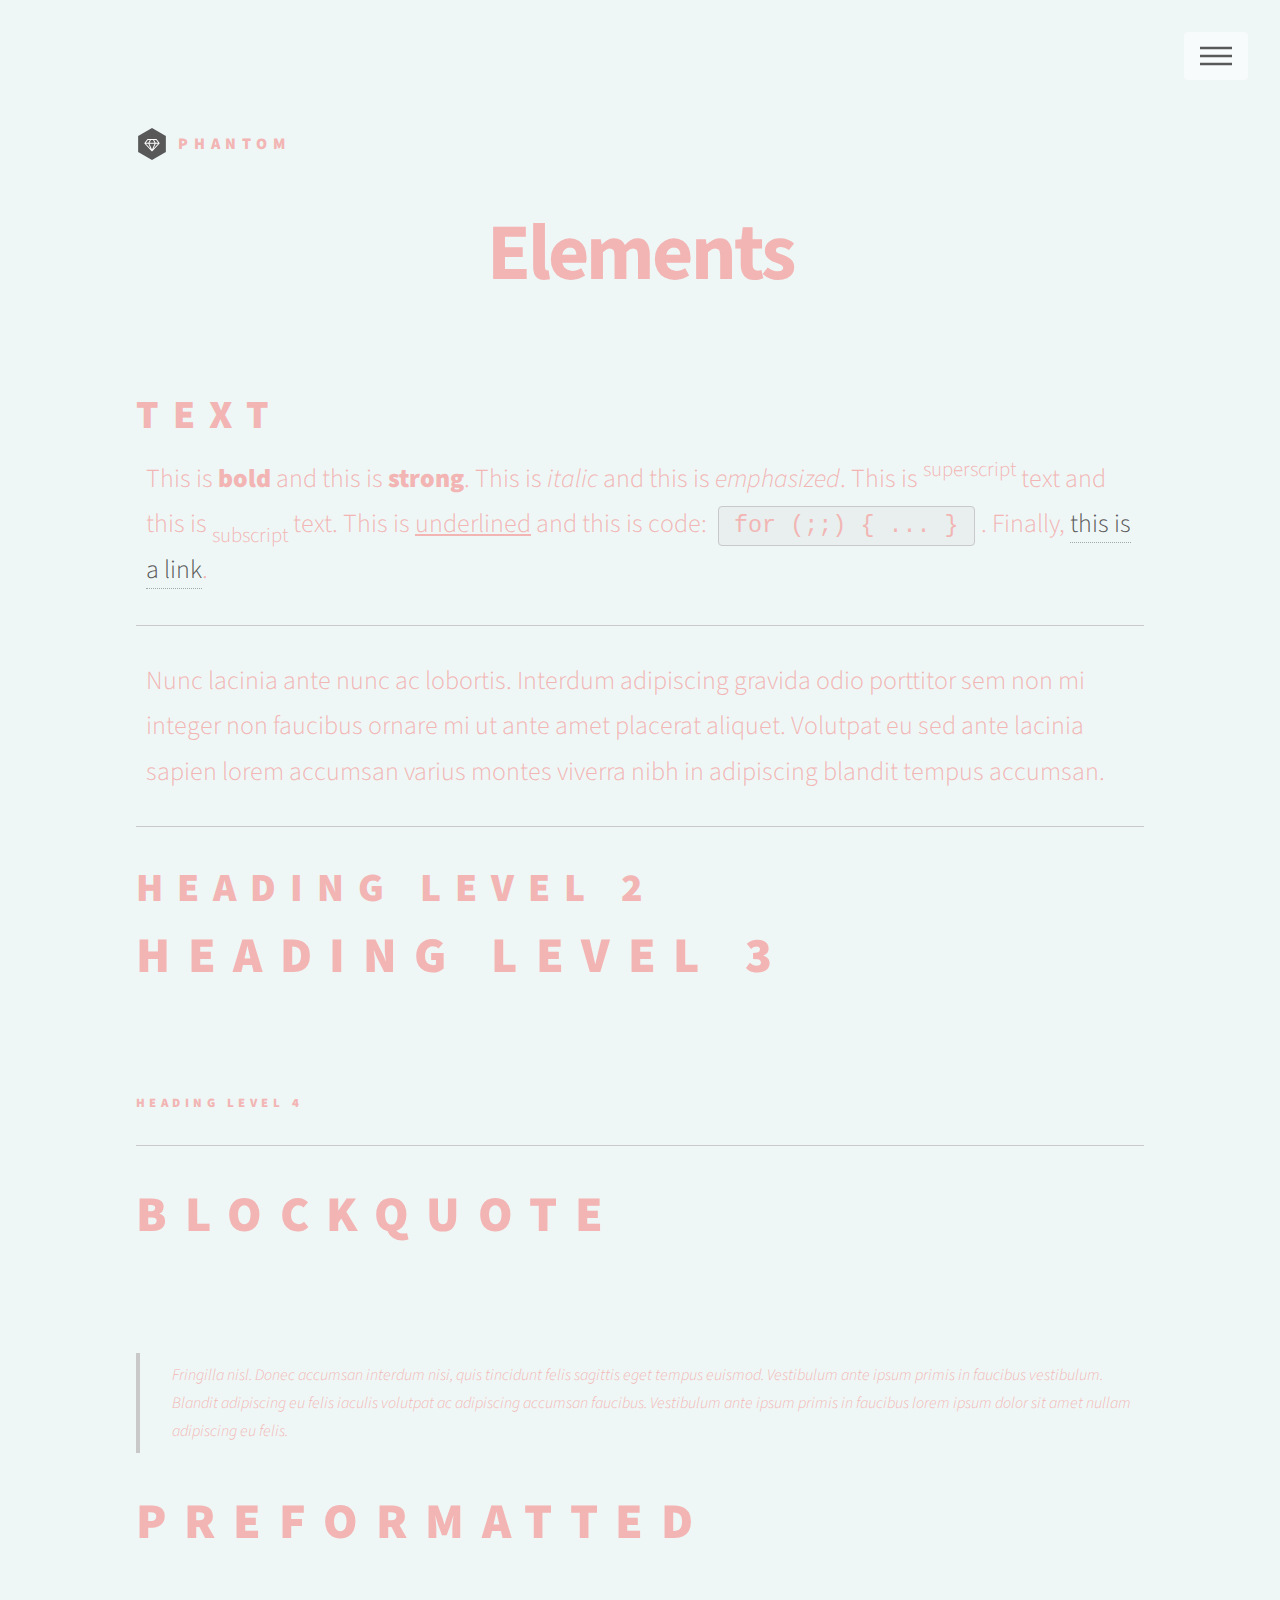
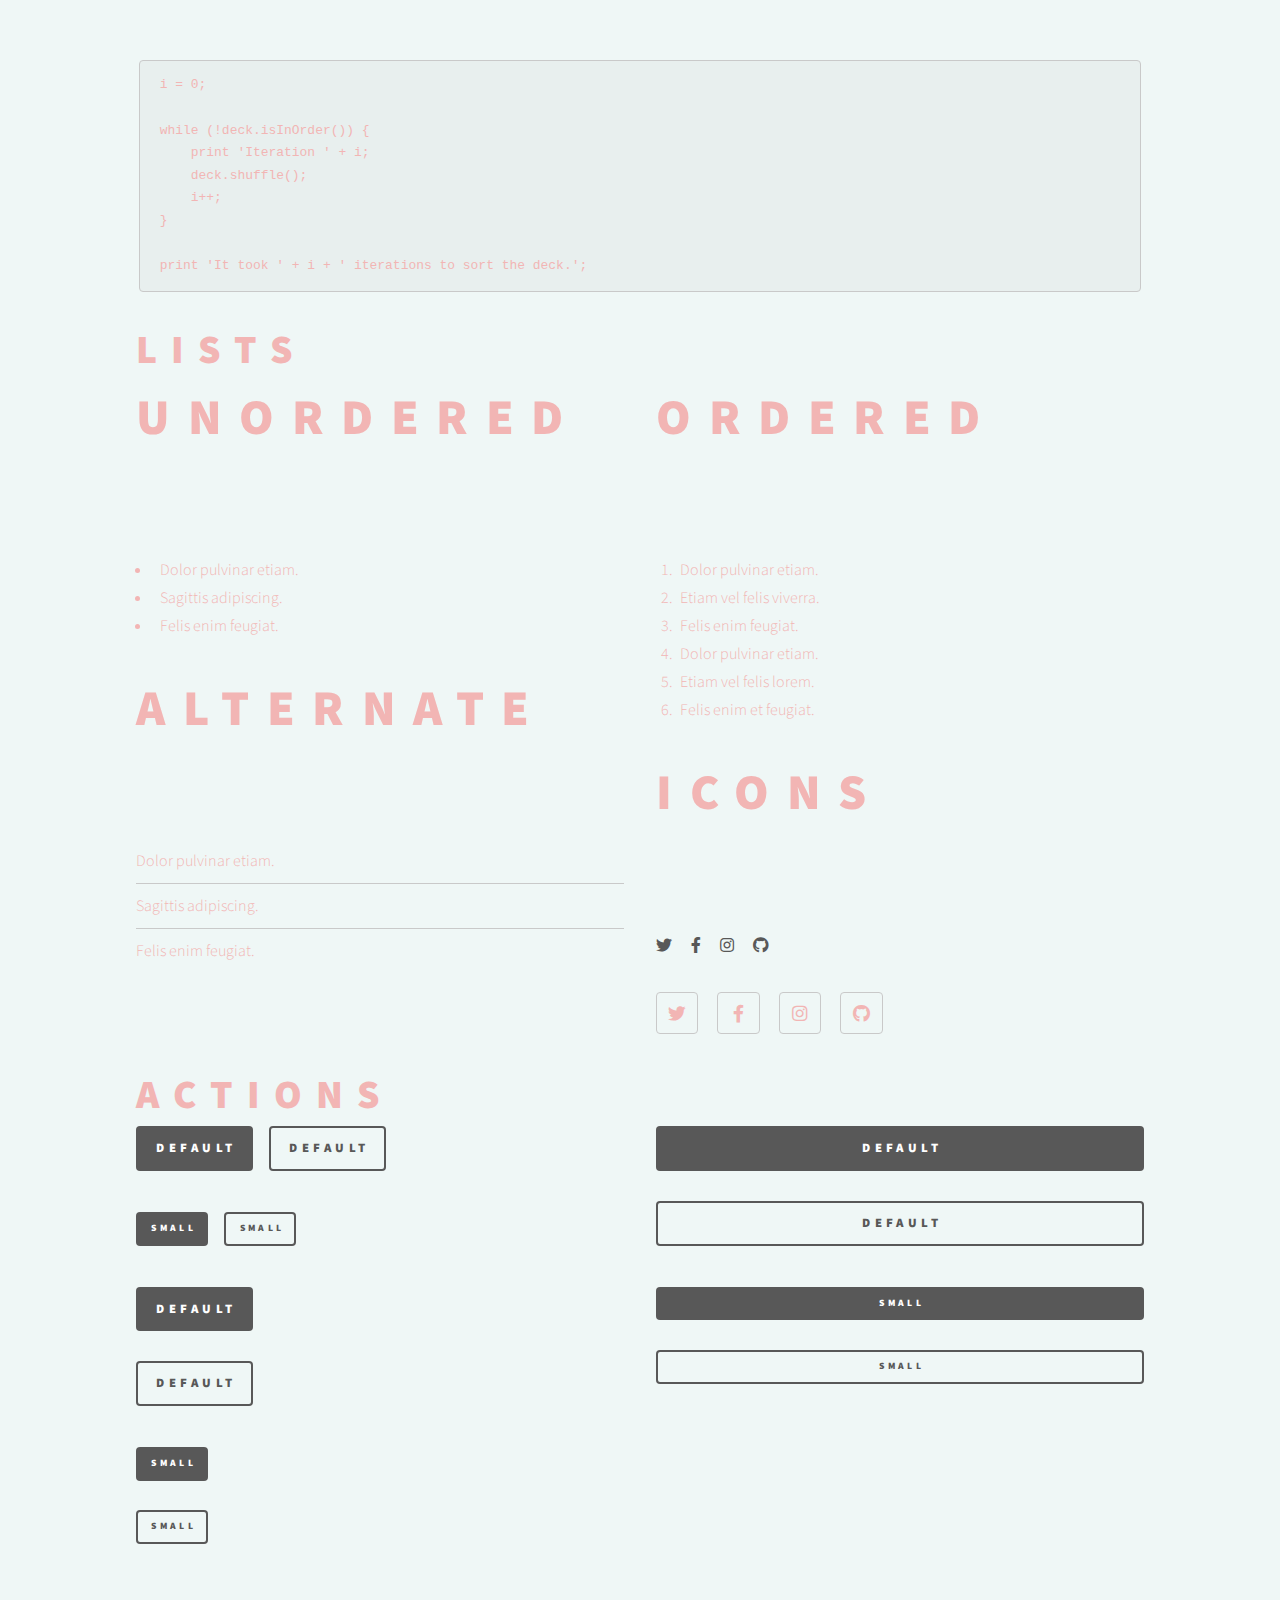
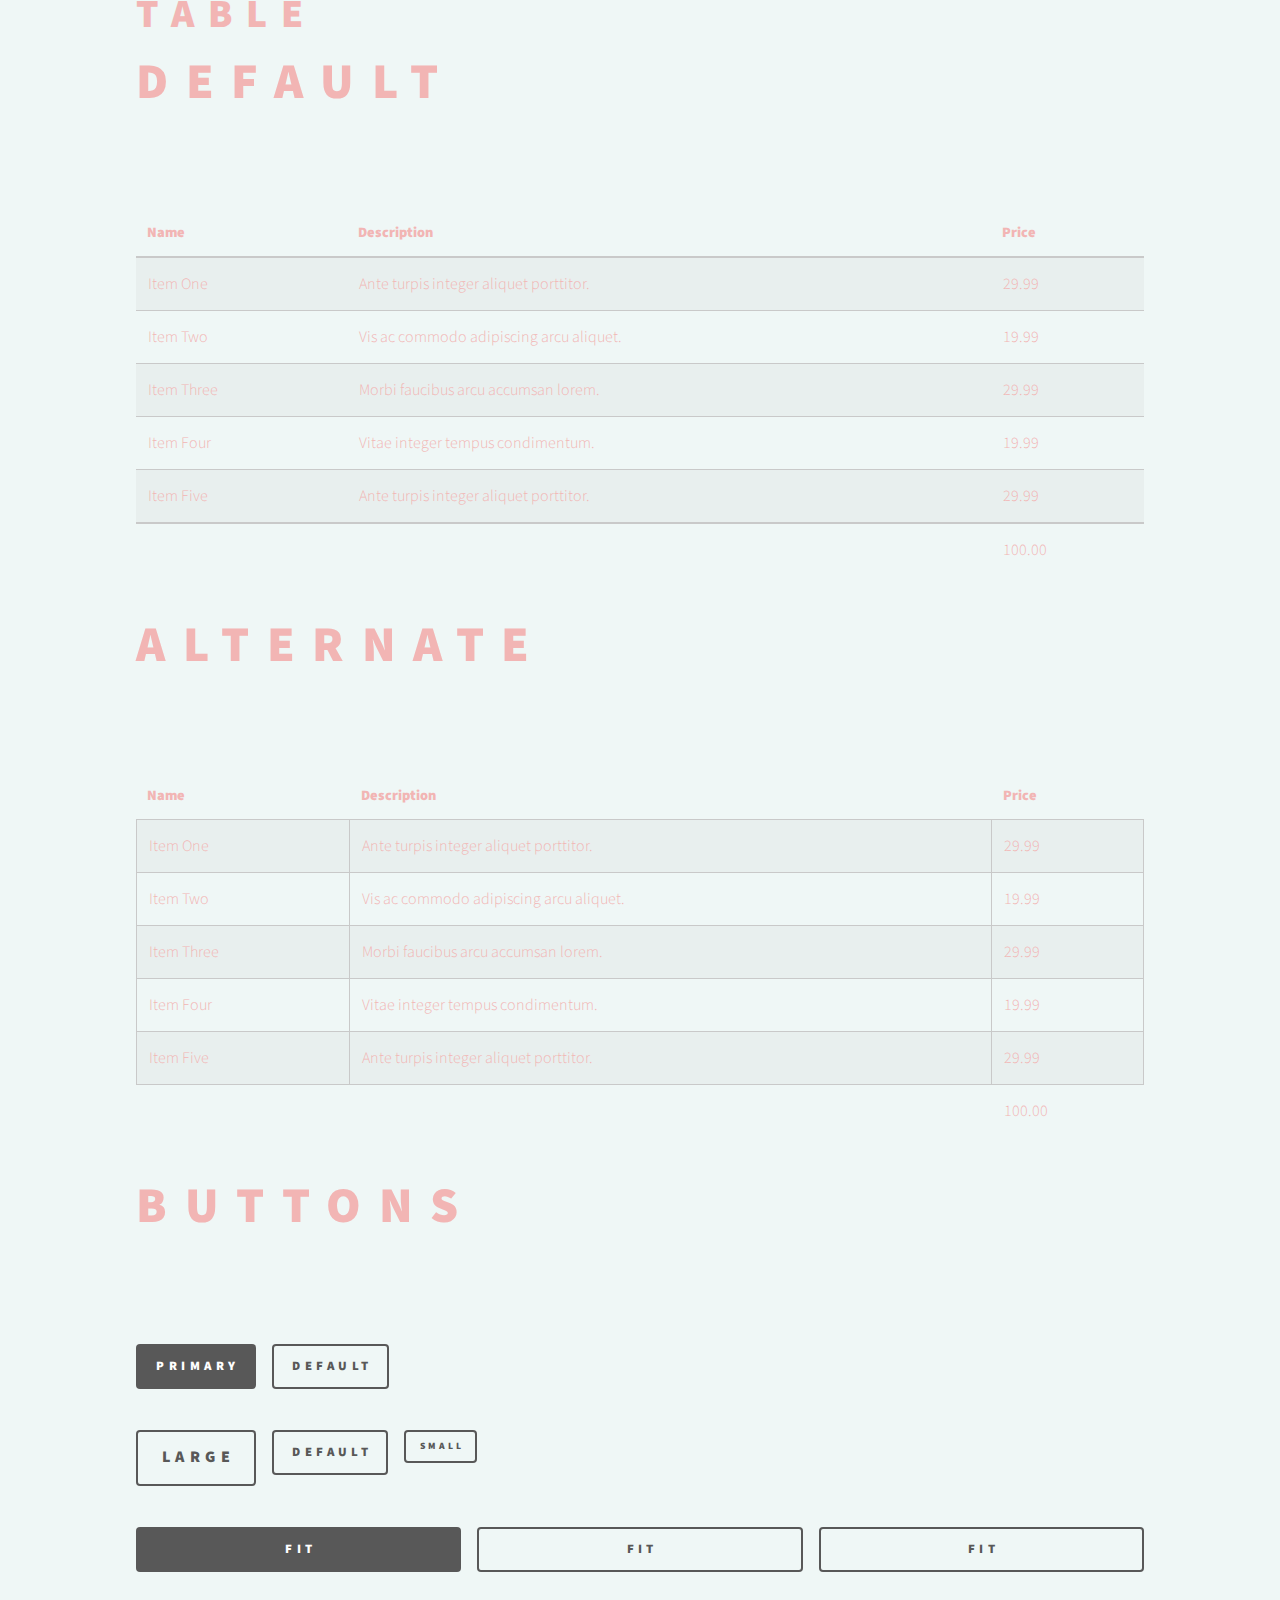
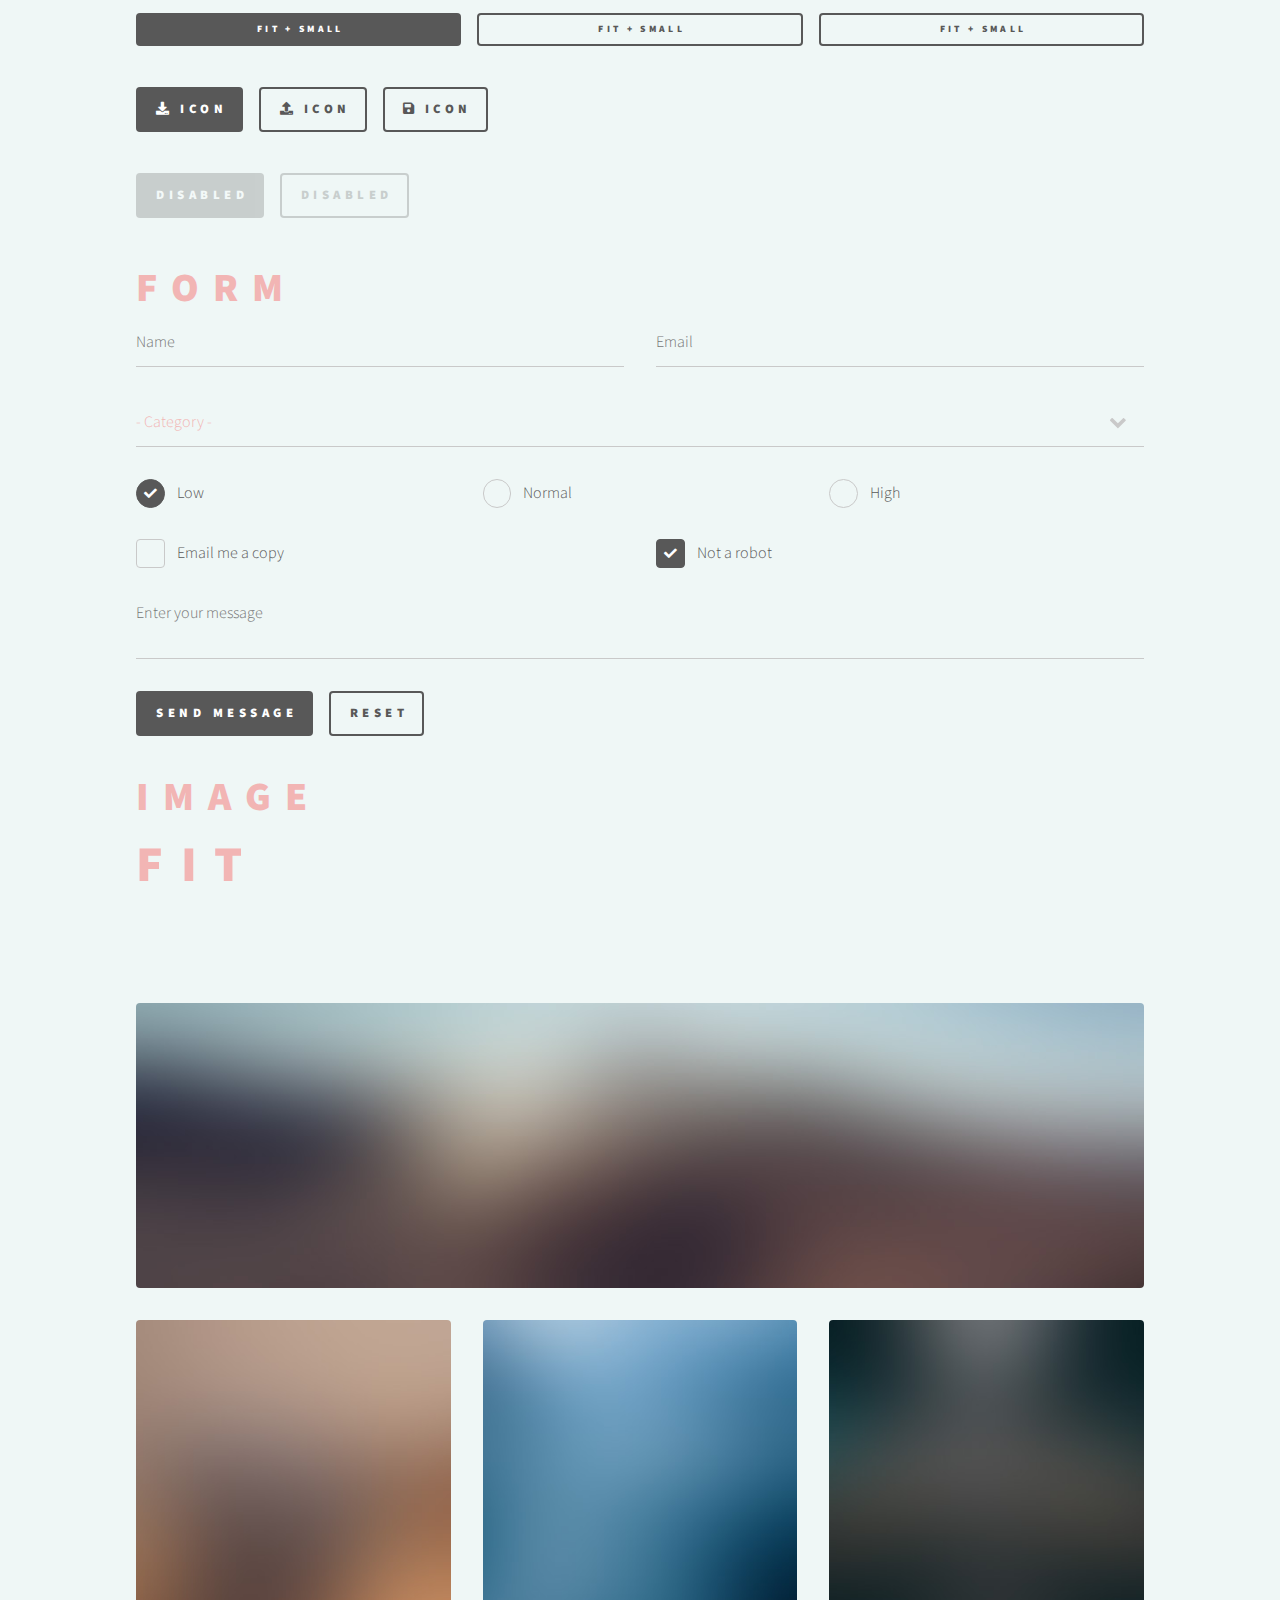
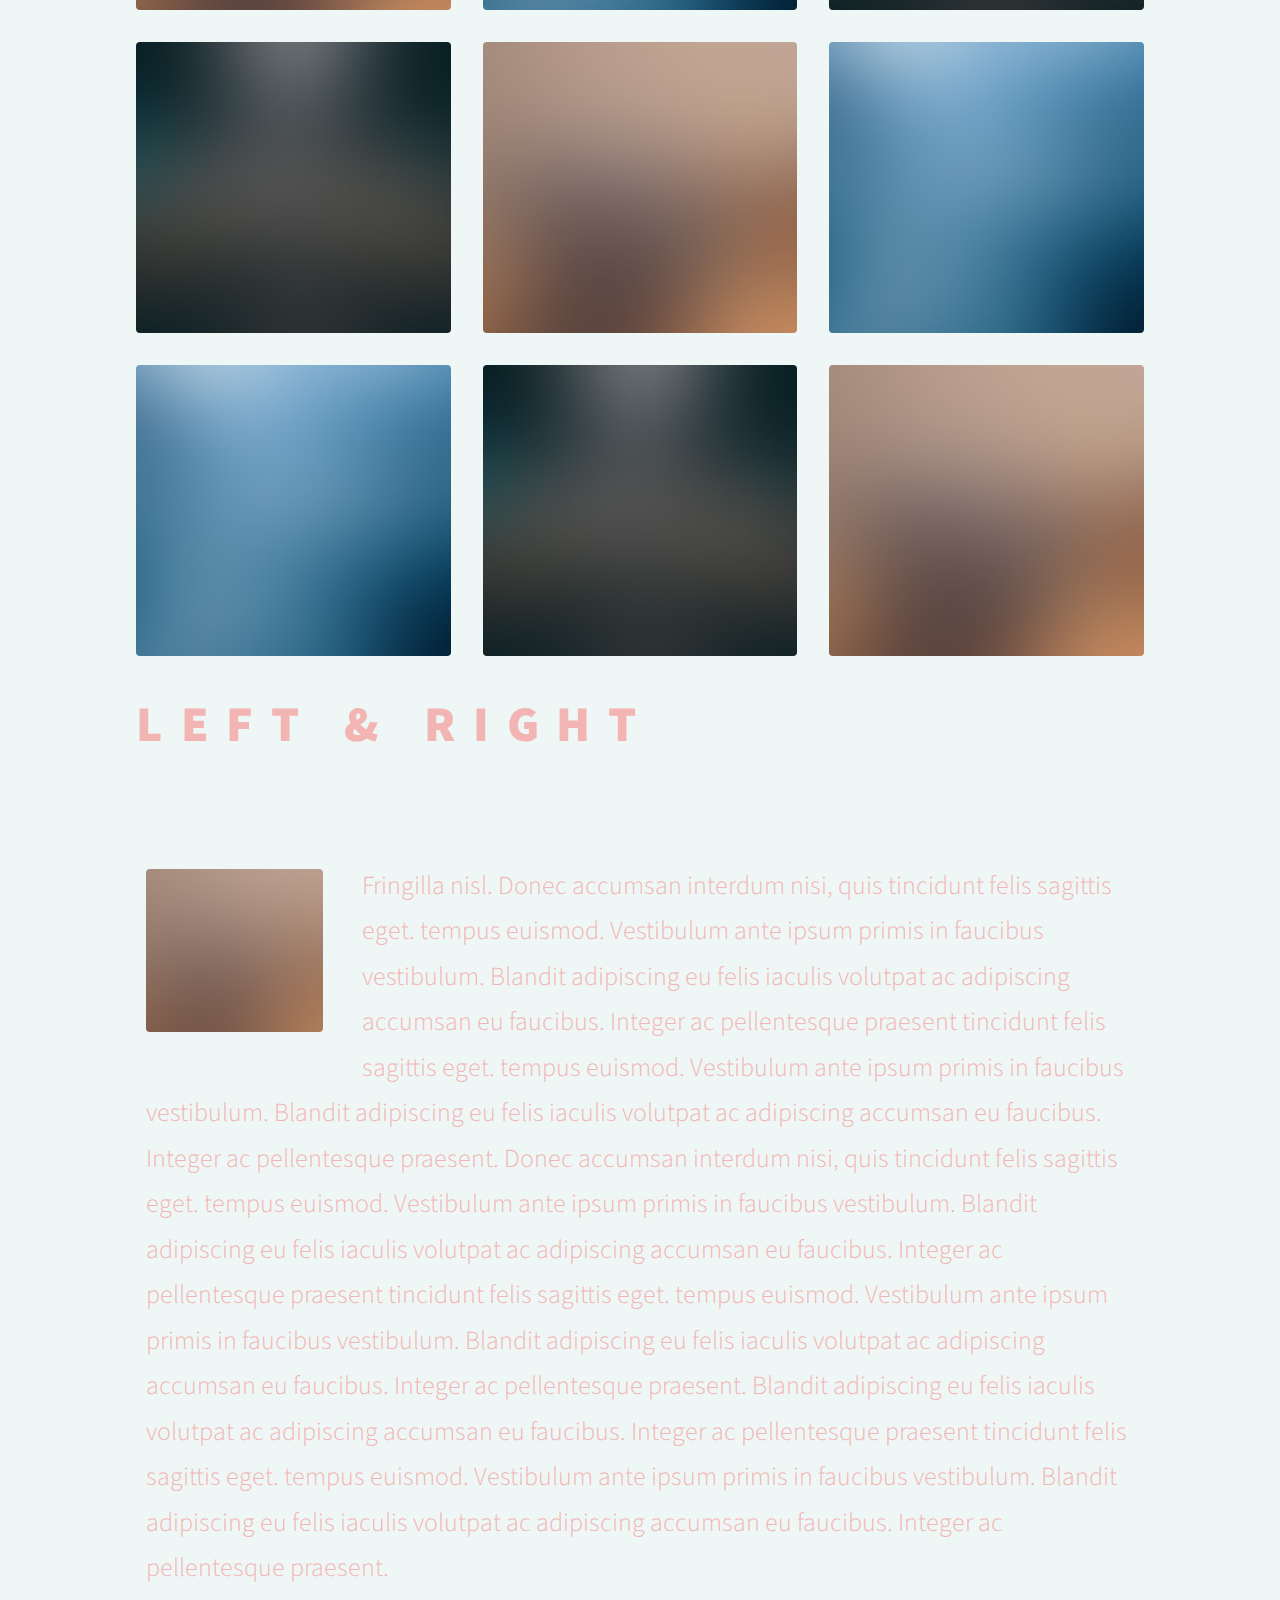
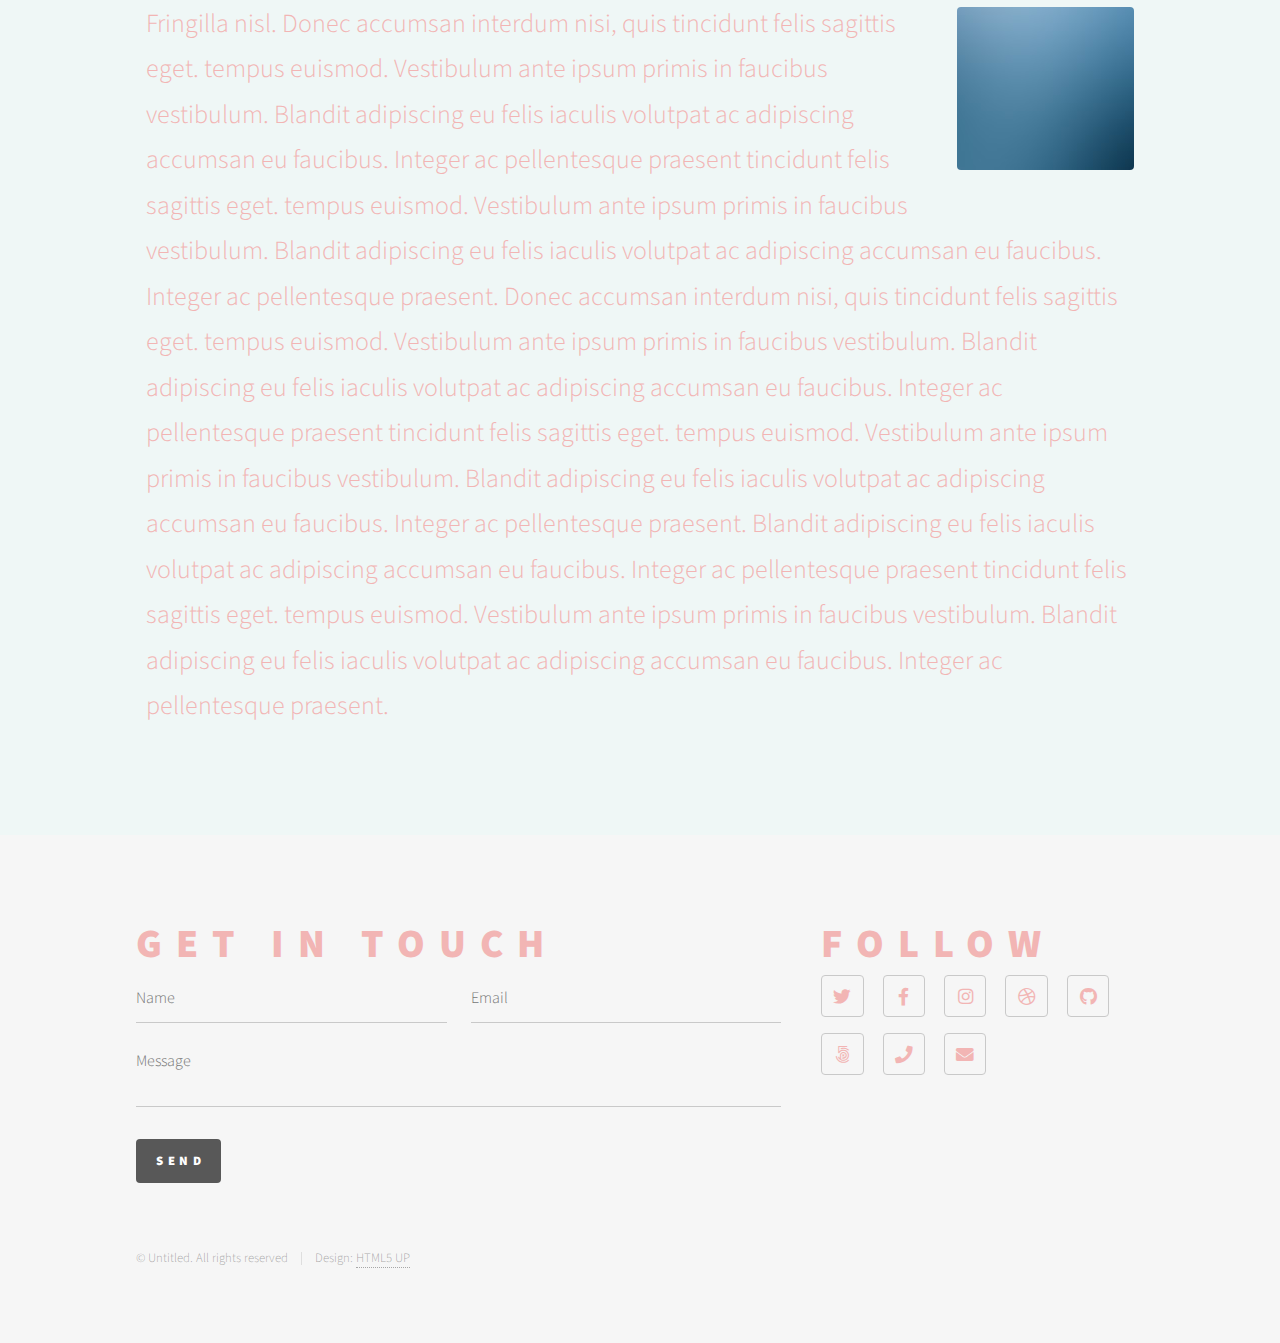
<file: demoGithubPages/elements.html>
<!DOCTYPE HTML>
<!--
	Phantom by HTML5 UP
	html5up.net | @ajlkn
	Free for personal and commercial use under the CCA 3.0 license (html5up.net/license)
-->
<html>
	<head>
		<title>Elements - Phantom by HTML5 UP</title>
		<meta charset="utf-8" />
		<meta name="viewport" content="width=device-width, initial-scale=1, user-scalable=no" />
		<link rel="stylesheet" href="assets/css/main.css" />
		<noscript><link rel="stylesheet" href="assets/css/noscript.css" /></noscript>
	</head>
	<body class="is-preload">
		<!-- Wrapper -->
			<div id="wrapper">

				<!-- Header -->
					<header id="header">
						<div class="inner">

							<!-- Logo -->
								<a href="index.html" class="logo">
									<span class="symbol"><img src="images/logo.svg" alt="" /></span><span class="title">Phantom</span>
								</a>

							<!-- Nav -->
								<nav>
									<ul>
										<li><a href="#menu">Menu</a></li>
									</ul>
								</nav>

						</div>
					</header>

				<!-- Menu -->
					<nav id="menu">
						<h2>Menu</h2>
						<ul>
							<li><a href="index.html">Home</a></li>
							<li><a href="generic.html">Ipsum veroeros</a></li>
							<li><a href="generic.html">Tempus etiam</a></li>
							<li><a href="generic.html">Consequat dolor</a></li>
							<li><a href="elements.html">Elements</a></li>
						</ul>
					</nav>

				<!-- Main -->
					<div id="main">
						<div class="inner">
							<h1>Elements</h1>

							<!-- Text -->
								<section>
									<h2>Text</h2>
									<p>This is <b>bold</b> and this is <strong>strong</strong>. This is <i>italic</i> and this is <em>emphasized</em>.
									This is <sup>superscript</sup> text and this is <sub>subscript</sub> text.
									This is <u>underlined</u> and this is code: <code>for (;;) { ... }</code>. Finally, <a href="#">this is a link</a>.</p>
									<hr />
									<p>Nunc lacinia ante nunc ac lobortis. Interdum adipiscing gravida odio porttitor sem non mi integer non faucibus ornare mi ut ante amet placerat aliquet. Volutpat eu sed ante lacinia sapien lorem accumsan varius montes viverra nibh in adipiscing blandit tempus accumsan.</p>
									<hr />
									<h2>Heading Level 2</h2>
									<h3>Heading Level 3</h3>
									<h4>Heading Level 4</h4>
									<hr />
									<h3>Blockquote</h3>
									<blockquote>Fringilla nisl. Donec accumsan interdum nisi, quis tincidunt felis sagittis eget tempus euismod. Vestibulum ante ipsum primis in faucibus vestibulum. Blandit adipiscing eu felis iaculis volutpat ac adipiscing accumsan faucibus. Vestibulum ante ipsum primis in faucibus lorem ipsum dolor sit amet nullam adipiscing eu felis.</blockquote>
									<h3>Preformatted</h3>
									<pre><code>i = 0;

while (!deck.isInOrder()) {
    print 'Iteration ' + i;
    deck.shuffle();
    i++;
}

print 'It took ' + i + ' iterations to sort the deck.';</code></pre>
								</section>

							<!-- Lists -->
								<section>
									<h2>Lists</h2>
									<div class="row">
										<div class="col-6 col-12-medium">
											<h3>Unordered</h3>
											<ul>
												<li>Dolor pulvinar etiam.</li>
												<li>Sagittis adipiscing.</li>
												<li>Felis enim feugiat.</li>
											</ul>
											<h3>Alternate</h3>
											<ul class="alt">
												<li>Dolor pulvinar etiam.</li>
												<li>Sagittis adipiscing.</li>
												<li>Felis enim feugiat.</li>
											</ul>
										</div>
										<div class="col-6 col-12-medium">
											<h3>Ordered</h3>
											<ol>
												<li>Dolor pulvinar etiam.</li>
												<li>Etiam vel felis viverra.</li>
												<li>Felis enim feugiat.</li>
												<li>Dolor pulvinar etiam.</li>
												<li>Etiam vel felis lorem.</li>
												<li>Felis enim et feugiat.</li>
											</ol>
											<h3>Icons</h3>
											<ul class="icons">
												<li><a href="#" class="icon brands style1 fa-twitter"><span class="label">Twitter</span></a></li>
												<li><a href="#" class="icon brands style1 fa-facebook-f"><span class="label">Facebook</span></a></li>
												<li><a href="#" class="icon brands style1 fa-instagram"><span class="label">Instagram</span></a></li>
												<li><a href="#" class="icon brands style1 fa-github"><span class="label">Github</span></a></li>
											</ul>
											<ul class="icons">
												<li><a href="#" class="icon brands style2 fa-twitter"><span class="label">Twitter</span></a></li>
												<li><a href="#" class="icon brands style2 fa-facebook-f"><span class="label">Facebook</span></a></li>
												<li><a href="#" class="icon brands style2 fa-instagram"><span class="label">Instagram</span></a></li>
												<li><a href="#" class="icon brands style2 fa-github"><span class="label">Github</span></a></li>
											</ul>
										</div>
									</div>
									<h2>Actions</h2>
									<div class="row">
										<div class="col-6 col-12-medium">
											<ul class="actions">
												<li><a href="#" class="button primary">Default</a></li>
												<li><a href="#" class="button">Default</a></li>
											</ul>
											<ul class="actions small">
												<li><a href="#" class="button primary small">Small</a></li>
												<li><a href="#" class="button small">Small</a></li>
											</ul>
											<ul class="actions stacked">
												<li><a href="#" class="button primary">Default</a></li>
												<li><a href="#" class="button">Default</a></li>
											</ul>
											<ul class="actions stacked">
												<li><a href="#" class="button primary small">Small</a></li>
												<li><a href="#" class="button small">Small</a></li>
											</ul>
										</div>
										<div class="col-6 col-12-medium">
											<ul class="actions stacked">
												<li><a href="#" class="button primary fit">Default</a></li>
												<li><a href="#" class="button fit">Default</a></li>
											</ul>
											<ul class="actions stacked">
												<li><a href="#" class="button primary small fit">Small</a></li>
												<li><a href="#" class="button small fit">Small</a></li>
											</ul>
										</div>
									</div>
								</section>

							<!-- Table -->
								<section>
									<h2>Table</h2>
									<h3>Default</h3>
									<div class="table-wrapper">
										<table>
											<thead>
												<tr>
													<th>Name</th>
													<th>Description</th>
													<th>Price</th>
												</tr>
											</thead>
											<tbody>
												<tr>
													<td>Item One</td>
													<td>Ante turpis integer aliquet porttitor.</td>
													<td>29.99</td>
												</tr>
												<tr>
													<td>Item Two</td>
													<td>Vis ac commodo adipiscing arcu aliquet.</td>
													<td>19.99</td>
												</tr>
												<tr>
													<td>Item Three</td>
													<td> Morbi faucibus arcu accumsan lorem.</td>
													<td>29.99</td>
												</tr>
												<tr>
													<td>Item Four</td>
													<td>Vitae integer tempus condimentum.</td>
													<td>19.99</td>
												</tr>
												<tr>
													<td>Item Five</td>
													<td>Ante turpis integer aliquet porttitor.</td>
													<td>29.99</td>
												</tr>
											</tbody>
											<tfoot>
												<tr>
													<td colspan="2"></td>
													<td>100.00</td>
												</tr>
											</tfoot>
										</table>
									</div>

									<h3>Alternate</h3>
									<div class="table-wrapper">
										<table class="alt">
											<thead>
												<tr>
													<th>Name</th>
													<th>Description</th>
													<th>Price</th>
												</tr>
											</thead>
											<tbody>
												<tr>
													<td>Item One</td>
													<td>Ante turpis integer aliquet porttitor.</td>
													<td>29.99</td>
												</tr>
												<tr>
													<td>Item Two</td>
													<td>Vis ac commodo adipiscing arcu aliquet.</td>
													<td>19.99</td>
												</tr>
												<tr>
													<td>Item Three</td>
													<td> Morbi faucibus arcu accumsan lorem.</td>
													<td>29.99</td>
												</tr>
												<tr>
													<td>Item Four</td>
													<td>Vitae integer tempus condimentum.</td>
													<td>19.99</td>
												</tr>
												<tr>
													<td>Item Five</td>
													<td>Ante turpis integer aliquet porttitor.</td>
													<td>29.99</td>
												</tr>
											</tbody>
											<tfoot>
												<tr>
													<td colspan="2"></td>
													<td>100.00</td>
												</tr>
											</tfoot>
										</table>
									</div>
								</section>

							<!-- Buttons -->
								<section>
									<h3>Buttons</h3>
									<ul class="actions">
										<li><a href="#" class="button primary">Primary</a></li>
										<li><a href="#" class="button">Default</a></li>
									</ul>
									<ul class="actions">
										<li><a href="#" class="button large">Large</a></li>
										<li><a href="#" class="button">Default</a></li>
										<li><a href="#" class="button small">Small</a></li>
									</ul>
									<ul class="actions fit">
										<li><a href="#" class="button primary fit">Fit</a></li>
										<li><a href="#" class="button fit">Fit</a></li>
										<li><a href="#" class="button fit">Fit</a></li>
									</ul>
									<ul class="actions fit small">
										<li><a href="#" class="button primary fit small">Fit + Small</a></li>
										<li><a href="#" class="button fit small">Fit + Small</a></li>
										<li><a href="#" class="button fit small">Fit + Small</a></li>
									</ul>
									<ul class="actions">
										<li><a href="#" class="button primary icon solid fa-download">Icon</a></li>
										<li><a href="#" class="button icon solid fa-upload">Icon</a></li>
										<li><a href="#" class="button icon solid fa-save">Icon</a></li>
									</ul>
									<ul class="actions">
										<li><span class="button primary disabled">Disabled</span></li>
										<li><span class="button disabled">Disabled</span></li>
									</ul>
								</section>

							<!-- Form -->
								<section>
									<h2>Form</h2>
									<form method="post" action="#">
										<div class="row gtr-uniform">
											<div class="col-6 col-12-xsmall">
												<input type="text" name="demo-name" id="demo-name" value="" placeholder="Name" />
											</div>
											<div class="col-6 col-12-xsmall">
												<input type="email" name="demo-email" id="demo-email" value="" placeholder="Email" />
											</div>
											<div class="col-12">
												<select name="demo-category" id="demo-category">
													<option value="">- Category -</option>
													<option value="1">Manufacturing</option>
													<option value="1">Shipping</option>
													<option value="1">Administration</option>
													<option value="1">Human Resources</option>
												</select>
											</div>
											<div class="col-4 col-12-small">
												<input type="radio" id="demo-priority-low" name="demo-priority" checked>
												<label for="demo-priority-low">Low</label>
											</div>
											<div class="col-4 col-12-small">
												<input type="radio" id="demo-priority-normal" name="demo-priority">
												<label for="demo-priority-normal">Normal</label>
											</div>
											<div class="col-4 col-12-small">
												<input type="radio" id="demo-priority-high" name="demo-priority">
												<label for="demo-priority-high">High</label>
											</div>
											<div class="col-6 col-12-small">
												<input type="checkbox" id="demo-copy" name="demo-copy">
												<label for="demo-copy">Email me a copy</label>
											</div>
											<div class="col-6 col-12-small">
												<input type="checkbox" id="demo-human" name="demo-human" checked>
												<label for="demo-human">Not a robot</label>
											</div>
											<div class="col-12">
												<textarea name="demo-message" id="demo-message" placeholder="Enter your message" rows="6"></textarea>
											</div>
											<div class="col-12">
												<ul class="actions">
													<li><input type="submit" value="Send Message" class="primary" /></li>
													<li><input type="reset" value="Reset" /></li>
												</ul>
											</div>
										</div>
									</form>
								</section>

							<!-- Image -->
								<section>
									<h2>Image</h2>
									<h3>Fit</h3>
									<div class="box alt">
										<div class="row gtr-uniform">
											<div class="col-12"><span class="image fit"><img src="images/pic13.jpg" alt="" /></span></div>
											<div class="col-4"><span class="image fit"><img src="images/pic01.jpg" alt="" /></span></div>
											<div class="col-4"><span class="image fit"><img src="images/pic02.jpg" alt="" /></span></div>
											<div class="col-4"><span class="image fit"><img src="images/pic03.jpg" alt="" /></span></div>
											<div class="col-4"><span class="image fit"><img src="images/pic03.jpg" alt="" /></span></div>
											<div class="col-4"><span class="image fit"><img src="images/pic01.jpg" alt="" /></span></div>
											<div class="col-4"><span class="image fit"><img src="images/pic02.jpg" alt="" /></span></div>
											<div class="col-4"><span class="image fit"><img src="images/pic02.jpg" alt="" /></span></div>
											<div class="col-4"><span class="image fit"><img src="images/pic03.jpg" alt="" /></span></div>
											<div class="col-4"><span class="image fit"><img src="images/pic01.jpg" alt="" /></span></div>
										</div>
									</div>
									<h3>Left &amp; Right</h3>
									<p><span class="image left"><img src="images/pic14.jpg" alt="" /></span>Fringilla nisl. Donec accumsan interdum nisi, quis tincidunt felis sagittis eget. tempus euismod. Vestibulum ante ipsum primis in faucibus vestibulum. Blandit adipiscing eu felis iaculis volutpat ac adipiscing accumsan eu faucibus. Integer ac pellentesque praesent tincidunt felis sagittis eget. tempus euismod. Vestibulum ante ipsum primis in faucibus vestibulum. Blandit adipiscing eu felis iaculis volutpat ac adipiscing accumsan eu faucibus. Integer ac pellentesque praesent. Donec accumsan interdum nisi, quis tincidunt felis sagittis eget. tempus euismod. Vestibulum ante ipsum primis in faucibus vestibulum. Blandit adipiscing eu felis iaculis volutpat ac adipiscing accumsan eu faucibus. Integer ac pellentesque praesent tincidunt felis sagittis eget. tempus euismod. Vestibulum ante ipsum primis in faucibus vestibulum. Blandit adipiscing eu felis iaculis volutpat ac adipiscing accumsan eu faucibus. Integer ac pellentesque praesent. Blandit adipiscing eu felis iaculis volutpat ac adipiscing accumsan eu faucibus. Integer ac pellentesque praesent tincidunt felis sagittis eget. tempus euismod. Vestibulum ante ipsum primis in faucibus vestibulum. Blandit adipiscing eu felis iaculis volutpat ac adipiscing accumsan eu faucibus. Integer ac pellentesque praesent.</p>
									<p><span class="image right"><img src="images/pic15.jpg" alt="" /></span>Fringilla nisl. Donec accumsan interdum nisi, quis tincidunt felis sagittis eget. tempus euismod. Vestibulum ante ipsum primis in faucibus vestibulum. Blandit adipiscing eu felis iaculis volutpat ac adipiscing accumsan eu faucibus. Integer ac pellentesque praesent tincidunt felis sagittis eget. tempus euismod. Vestibulum ante ipsum primis in faucibus vestibulum. Blandit adipiscing eu felis iaculis volutpat ac adipiscing accumsan eu faucibus. Integer ac pellentesque praesent. Donec accumsan interdum nisi, quis tincidunt felis sagittis eget. tempus euismod. Vestibulum ante ipsum primis in faucibus vestibulum. Blandit adipiscing eu felis iaculis volutpat ac adipiscing accumsan eu faucibus. Integer ac pellentesque praesent tincidunt felis sagittis eget. tempus euismod. Vestibulum ante ipsum primis in faucibus vestibulum. Blandit adipiscing eu felis iaculis volutpat ac adipiscing accumsan eu faucibus. Integer ac pellentesque praesent. Blandit adipiscing eu felis iaculis volutpat ac adipiscing accumsan eu faucibus. Integer ac pellentesque praesent tincidunt felis sagittis eget. tempus euismod. Vestibulum ante ipsum primis in faucibus vestibulum. Blandit adipiscing eu felis iaculis volutpat ac adipiscing accumsan eu faucibus. Integer ac pellentesque praesent.</p>
								</section>

						</div>
					</div>

				<!-- Footer -->
					<footer id="footer">
						<div class="inner">
							<section>
								<h2>Get in touch</h2>
								<form method="post" action="#">
									<div class="fields">
										<div class="field half">
											<input type="text" name="name" id="name" placeholder="Name" />
										</div>
										<div class="field half">
											<input type="email" name="email" id="email" placeholder="Email" />
										</div>
										<div class="field">
											<textarea name="message" id="message" placeholder="Message"></textarea>
										</div>
									</div>
									<ul class="actions">
										<li><input type="submit" value="Send" class="primary" /></li>
									</ul>
								</form>
							</section>
							<section>
								<h2>Follow</h2>
								<ul class="icons">
									<li><a href="#" class="icon brands style2 fa-twitter"><span class="label">Twitter</span></a></li>
									<li><a href="#" class="icon brands style2 fa-facebook-f"><span class="label">Facebook</span></a></li>
									<li><a href="#" class="icon brands style2 fa-instagram"><span class="label">Instagram</span></a></li>
									<li><a href="#" class="icon brands style2 fa-dribbble"><span class="label">Dribbble</span></a></li>
									<li><a href="#" class="icon brands style2 fa-github"><span class="label">GitHub</span></a></li>
									<li><a href="#" class="icon brands style2 fa-500px"><span class="label">500px</span></a></li>
									<li><a href="#" class="icon solid style2 fa-phone"><span class="label">Phone</span></a></li>
									<li><a href="#" class="icon solid style2 fa-envelope"><span class="label">Email</span></a></li>
								</ul>
							</section>
							<ul class="copyright">
								<li>&copy; Untitled. All rights reserved</li><li>Design: <a href="http://html5up.net">HTML5 UP</a></li>
							</ul>
						</div>
					</footer>

			</div>

		<!-- Scripts -->
			<script src="assets/js/jquery.min.js"></script>
			<script src="assets/js/browser.min.js"></script>
			<script src="assets/js/breakpoints.min.js"></script>
			<script src="assets/js/util.js"></script>
			<script src="assets/js/main.js"></script>

	</body>
</html>
</file>
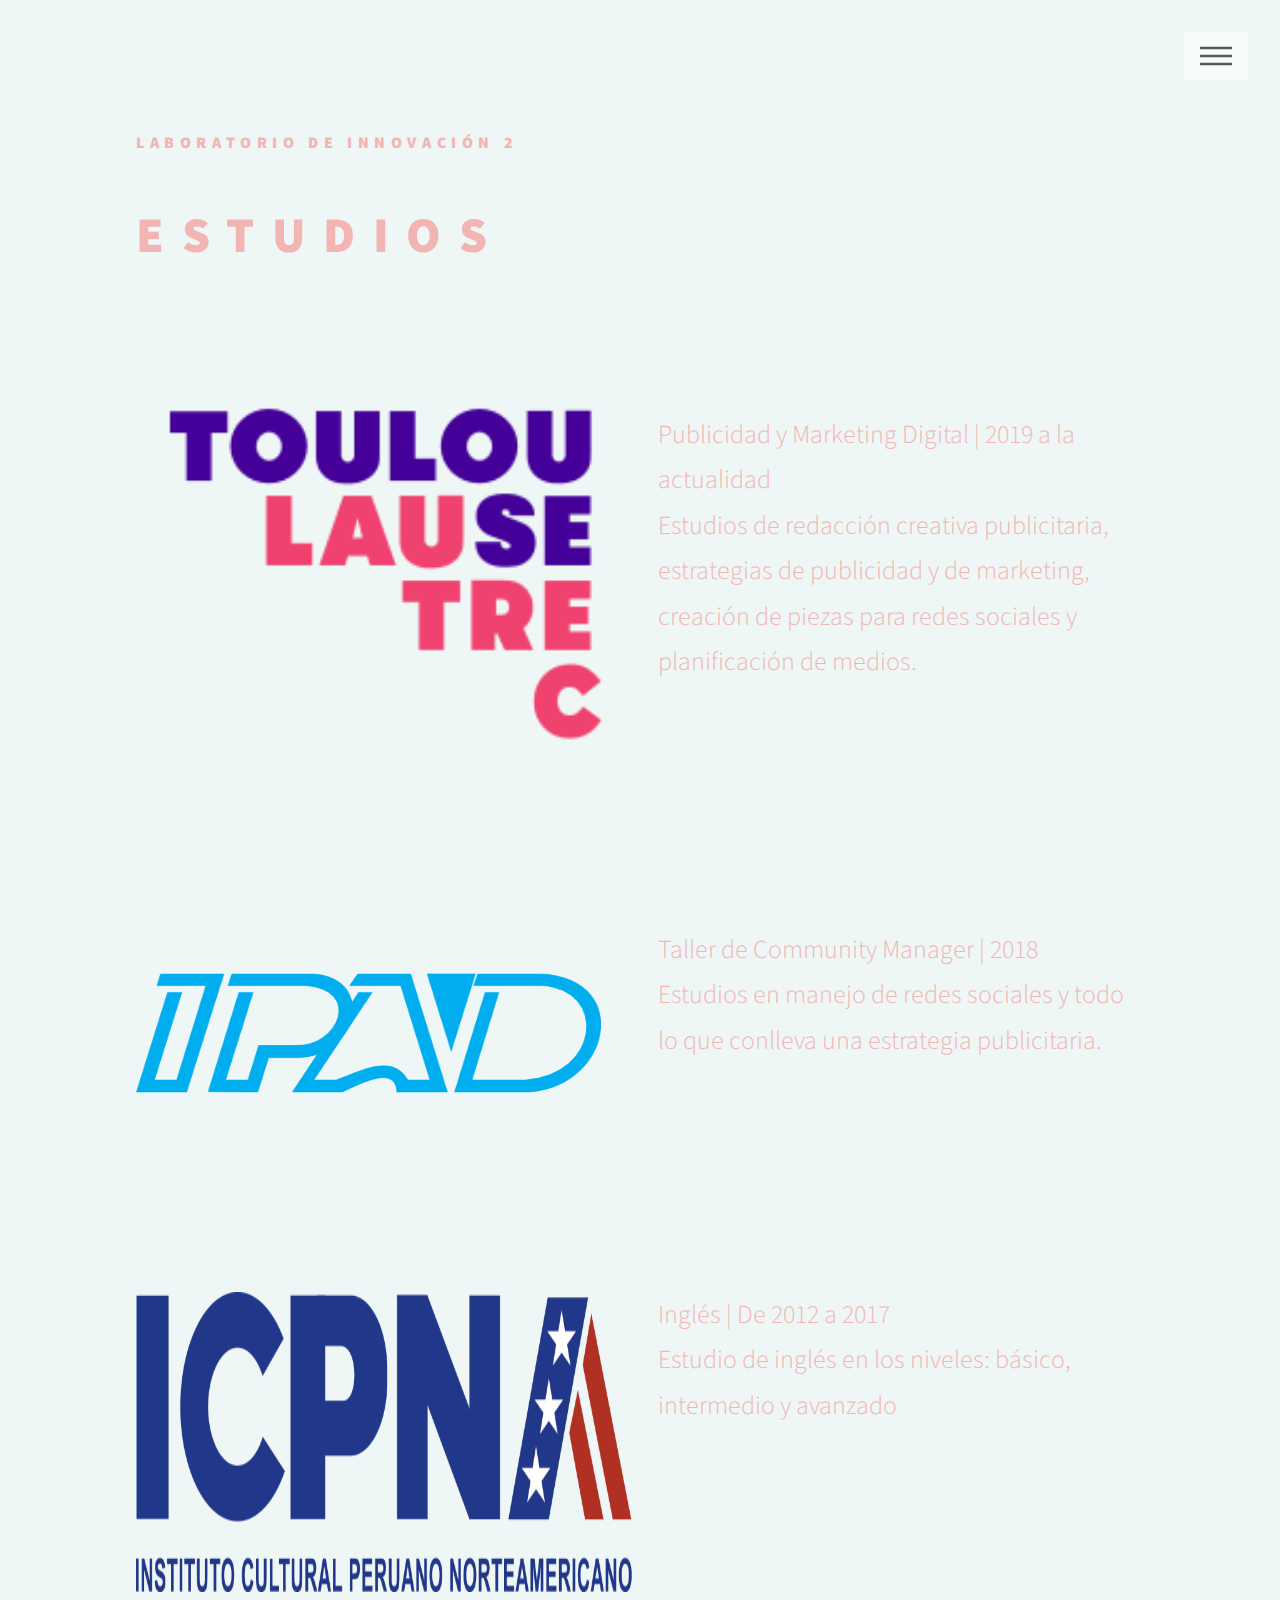
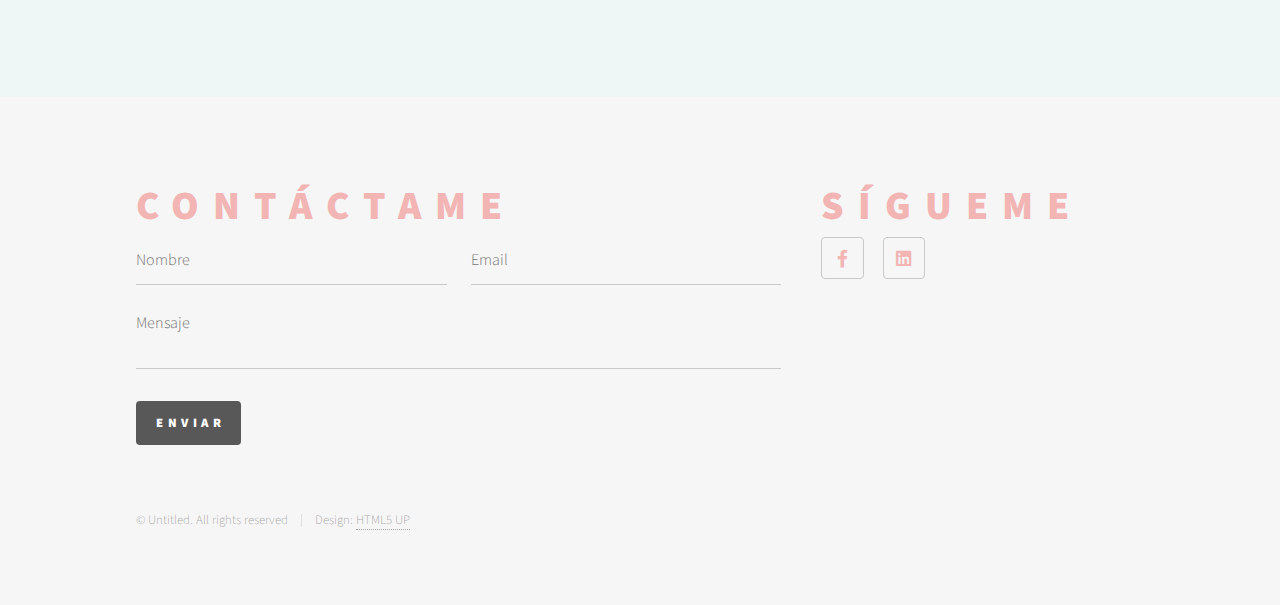
<file: demoGithubPages/estudios.html>
<!DOCTYPE HTML>
<!--
	Phantom by HTML5 UP
	html5up.net | @ajlkn
	Free for personal and commercial use under the CCA 3.0 license (html5up.net/license)
-->
<html>
	<head>
		<title>Valeria Pimentel</title>
		<meta charset="utf-8" />
		<meta name="viewport" content="width=device-width, initial-scale=1, user-scalable=no" />
		<link rel="stylesheet" href="assets/css/main.css" />
		<noscript><link rel="stylesheet" href="assets/css/noscript.css" /></noscript>
	</head>
	<body class="is-preload">
		<!-- Wrapper -->
			<div id="wrapper">

				<!-- Header -->
                <header id="header">
                    <div class="inner">

                        <!-- Logo -->
                            <a href="index.html" class="logo">
                                <span class="symbol"><span class="title">Laboratorio de Innovación 2</span>
                            </a>

                        <!-- Nav -->
                            <nav>
                                <ul>
                                    <li><a href="#menu">Menu</a></li>
                                </ul>
                            </nav>

                    </div>
                </header>

				<!-- Menu -->
                <nav id="menu">
                    <h2>Menu</h2>
                    <ul>
                        <li><a href="index.html">Inicio</a></li>
                        <li><a href="SOBRE MI.html">Sobre mi</a></li>
                        <li><a href="bitacora2.html">Bitácora</a></li>
                        <li><a href="proyecto final.html">Proyecto Final</a></li>
                        
                    </ul>
                </nav>
				<!-- Main -->
					<div id="main">
						<div class="inner">
							<h3>Estudios</h3>

                            <div class="container">
                                <div class="imagen">
                                    <img src="images/tls.png" width="500px" height="400px">
                                </div>
                                <div class="titulo">
                                    <div class="texto">
                                        </br>
                                        <p>Publicidad y Marketing Digital | 2019 a la actualidad
                                        
                                        </br>
                                        Estudios de redacción creativa publicitaria, estrategias de publicidad y de marketing, creación de piezas para redes sociales y planificación de medios. 
                                        </p>
                                    </div>
                                </div>   
                            </div>

                            <div class="container">
                                <div class="imagen">
                                    <img src="images/ipad.png" width="500px" height="400px">
                                </div>
                                <div class="titulo">
                                    <div class="texto">
                                    </br>
                                    </br>
                                    </br>
                                        <p>Taller de Community Manager | 2018
                                        
                                        </br>
                                        Estudios en manejo de redes sociales y todo lo que conlleva una estrategia publicitaria.</p>
                                    </div>
                                </div>   
                            </div>

                            <div class="container">
                                <div class="imagen">
                                    <img src="images/icpna.png" width="500px" height="300px">
                                </div>
                                <div class="titulo">
                                    <div class="texto">
                                        <p>Inglés | De 2012 a 2017
                                        
                                        </br>
                                        Estudio de inglés en los niveles: básico, intermedio y avanzado</p>
                                    </div>
                                </div>   
                            </div>

                            
							
						</div>
					</div>

				<!-- Footer -->
                <footer id="footer">
                    <div class="inner">
                        <section>
                            <h2>Contáctame</h2>
                            <form method="post" action="#">
                                <div class="fields">
                                    <div class="field half">
                                        <input type="text" name="name" id="name" placeholder="Nombre" />
                                    </div>
                                    <div class="field half">
                                        <input type="email" name="email" id="email" placeholder="Email" />
                                    </div>
                                    <div class="field">
                                        <textarea name="message" id="message" placeholder="Mensaje"></textarea>
                                    </div>
                                </div>
                                <ul class="actions">
                                    <li><input type="submit" value="Enviar" class="primary" /></li>
                                </ul>
                            </form>
                        </section>
                        <section>
                            <h2>Sígueme</h2>
                            <ul class="icons">
                                
                                <li><a href="https://www.facebook.com/valeriaaximena" class="icon brands style2 fa-facebook-f"><span class="label">Facebook</span></a></li>
                                
                                <li><a href="https://www.linkedin.com/in/valeriapimentelarias" class="icon brands style2 fa-linkedin"><span class="label">Linkedin</span></a></li>


                            </ul>
                        </section>
                        <ul class="copyright">
                            <li>&copy; Untitled. All rights reserved</li><li>Design: <a href="http://html5up.net">HTML5 UP</a></li>
                        </ul>
                    </div>
                </footer>
			</div>

		<!-- Scripts -->
			<script src="assets/js/jquery.min.js"></script>
			<script src="assets/js/browser.min.js"></script>
			<script src="assets/js/breakpoints.min.js"></script>
			<script src="assets/js/util.js"></script>
			<script src="assets/js/main.js"></script>

	</body>
</html>
</file>
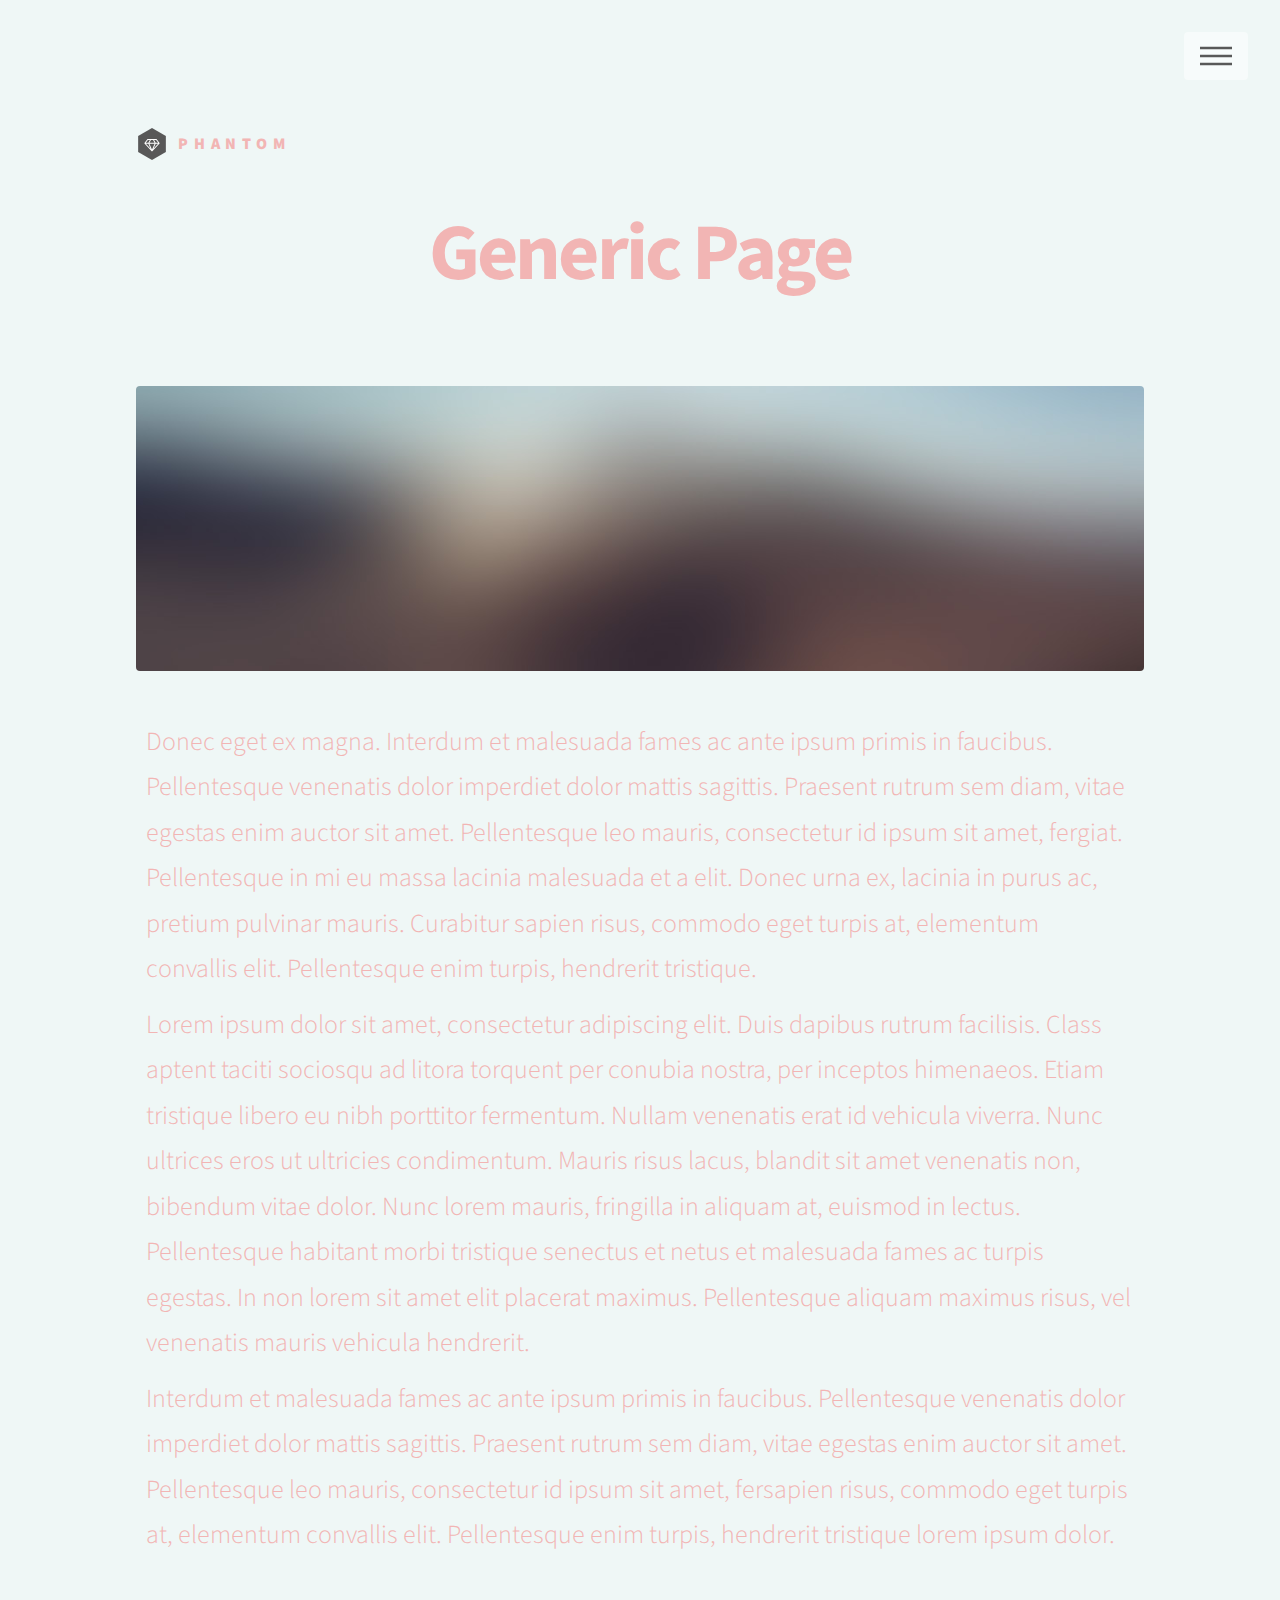
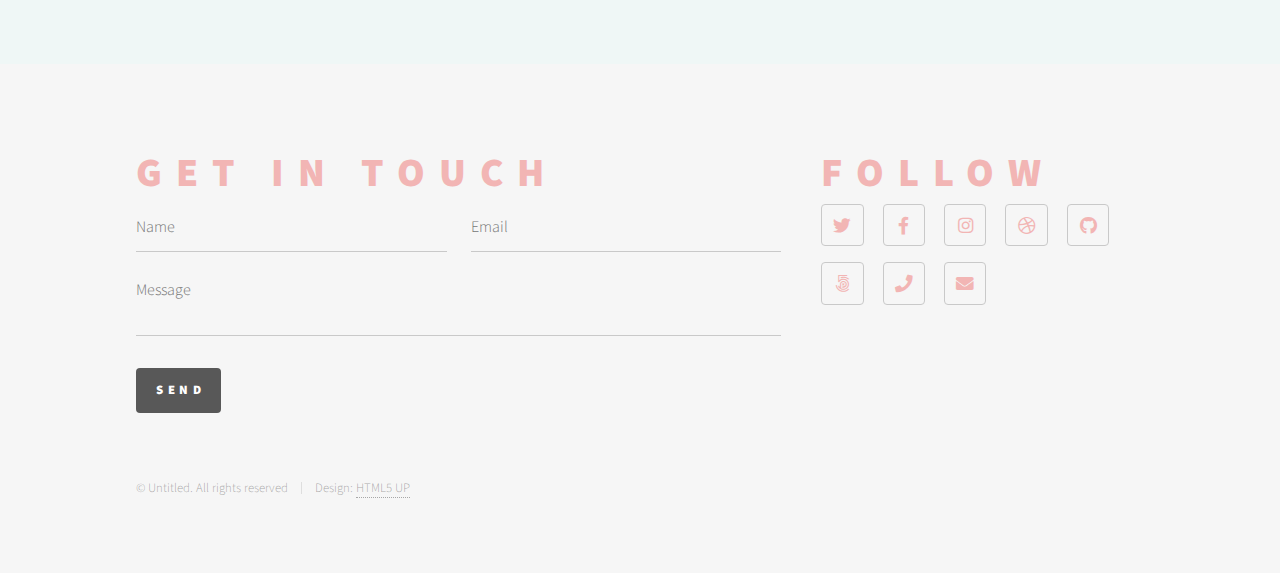
<file: demoGithubPages/generic.html>
<!DOCTYPE HTML>
<!--
	Phantom by HTML5 UP
	html5up.net | @ajlkn
	Free for personal and commercial use under the CCA 3.0 license (html5up.net/license)
-->
<html>
	<head>
		<title>Generic - Phantom by HTML5 UP</title>
		<meta charset="utf-8" />
		<meta name="viewport" content="width=device-width, initial-scale=1, user-scalable=no" />
		<link rel="stylesheet" href="assets/css/main.css" />
		<noscript><link rel="stylesheet" href="assets/css/noscript.css" /></noscript>
	</head>
	<body class="is-preload">
		<!-- Wrapper -->
			<div id="wrapper">

				<!-- Header -->
					<header id="header">
						<div class="inner">

							<!-- Logo -->
								<a href="index.html" class="logo">
									<span class="symbol"><img src="images/logo.svg" alt="" /></span><span class="title">Phantom</span>
								</a>

							<!-- Nav -->
								<nav>
									<ul>
										<li><a href="#menu">Menu</a></li>
									</ul>
								</nav>

						</div>
					</header>

				<!-- Menu -->
					<nav id="menu">
						<h2>Menu</h2>
						<ul>
							<li><a href="index.html">Inicio</a></li>
							<li><a href="generic.html">Sobre mi</a></li>
							<li><a href="generic.html">Bitácora</a></li>
							<li><a href="generic.html">Proyecto Final</a></li>
							<li><a href="elements.html">Más</a></li>
						</ul>
					</nav>

				<!-- Main -->
					<div id="main">
						<div class="inner">
							<h1>Generic Page</h1>
							<span class="image main"><img src="images/pic13.jpg" alt="" /></span>
							<p>Donec eget ex magna. Interdum et malesuada fames ac ante ipsum primis in faucibus. Pellentesque venenatis dolor imperdiet dolor mattis sagittis. Praesent rutrum sem diam, vitae egestas enim auctor sit amet. Pellentesque leo mauris, consectetur id ipsum sit amet, fergiat. Pellentesque in mi eu massa lacinia malesuada et a elit. Donec urna ex, lacinia in purus ac, pretium pulvinar mauris. Curabitur sapien risus, commodo eget turpis at, elementum convallis elit. Pellentesque enim turpis, hendrerit tristique.</p>
							<p>Lorem ipsum dolor sit amet, consectetur adipiscing elit. Duis dapibus rutrum facilisis. Class aptent taciti sociosqu ad litora torquent per conubia nostra, per inceptos himenaeos. Etiam tristique libero eu nibh porttitor fermentum. Nullam venenatis erat id vehicula viverra. Nunc ultrices eros ut ultricies condimentum. Mauris risus lacus, blandit sit amet venenatis non, bibendum vitae dolor. Nunc lorem mauris, fringilla in aliquam at, euismod in lectus. Pellentesque habitant morbi tristique senectus et netus et malesuada fames ac turpis egestas. In non lorem sit amet elit placerat maximus. Pellentesque aliquam maximus risus, vel venenatis mauris vehicula hendrerit.</p>
							<p>Interdum et malesuada fames ac ante ipsum primis in faucibus. Pellentesque venenatis dolor imperdiet dolor mattis sagittis. Praesent rutrum sem diam, vitae egestas enim auctor sit amet. Pellentesque leo mauris, consectetur id ipsum sit amet, fersapien risus, commodo eget turpis at, elementum convallis elit. Pellentesque enim turpis, hendrerit tristique lorem ipsum dolor.</p>
						</div>
					</div>

				<!-- Footer -->
					<footer id="footer">
						<div class="inner">
							<section>
								<h2>Get in touch</h2>
								<form method="post" action="#">
									<div class="fields">
										<div class="field half">
											<input type="text" name="name" id="name" placeholder="Name" />
										</div>
										<div class="field half">
											<input type="email" name="email" id="email" placeholder="Email" />
										</div>
										<div class="field">
											<textarea name="message" id="message" placeholder="Message"></textarea>
										</div>
									</div>
									<ul class="actions">
										<li><input type="submit" value="Send" class="primary" /></li>
									</ul>
								</form>
							</section>
							<section>
								<h2>Follow</h2>
								<ul class="icons">
									<li><a href="#" class="icon brands style2 fa-twitter"><span class="label">Twitter</span></a></li>
									<li><a href="#" class="icon brands style2 fa-facebook-f"><span class="label">Facebook</span></a></li>
									<li><a href="#" class="icon brands style2 fa-instagram"><span class="label">Instagram</span></a></li>
									<li><a href="#" class="icon brands style2 fa-dribbble"><span class="label">Dribbble</span></a></li>
									<li><a href="#" class="icon brands style2 fa-github"><span class="label">GitHub</span></a></li>
									<li><a href="#" class="icon brands style2 fa-500px"><span class="label">500px</span></a></li>
									<li><a href="#" class="icon solid style2 fa-phone"><span class="label">Phone</span></a></li>
									<li><a href="#" class="icon solid style2 fa-envelope"><span class="label">Email</span></a></li>
								</ul>
							</section>
							<ul class="copyright">
								<li>&copy; Untitled. All rights reserved</li><li>Design: <a href="http://html5up.net">HTML5 UP</a></li>
							</ul>
						</div>
					</footer>

			</div>

		<!-- Scripts -->
			<script src="assets/js/jquery.min.js"></script>
			<script src="assets/js/browser.min.js"></script>
			<script src="assets/js/breakpoints.min.js"></script>
			<script src="assets/js/util.js"></script>
			<script src="assets/js/main.js"></script>

	</body>
</html>
</file>
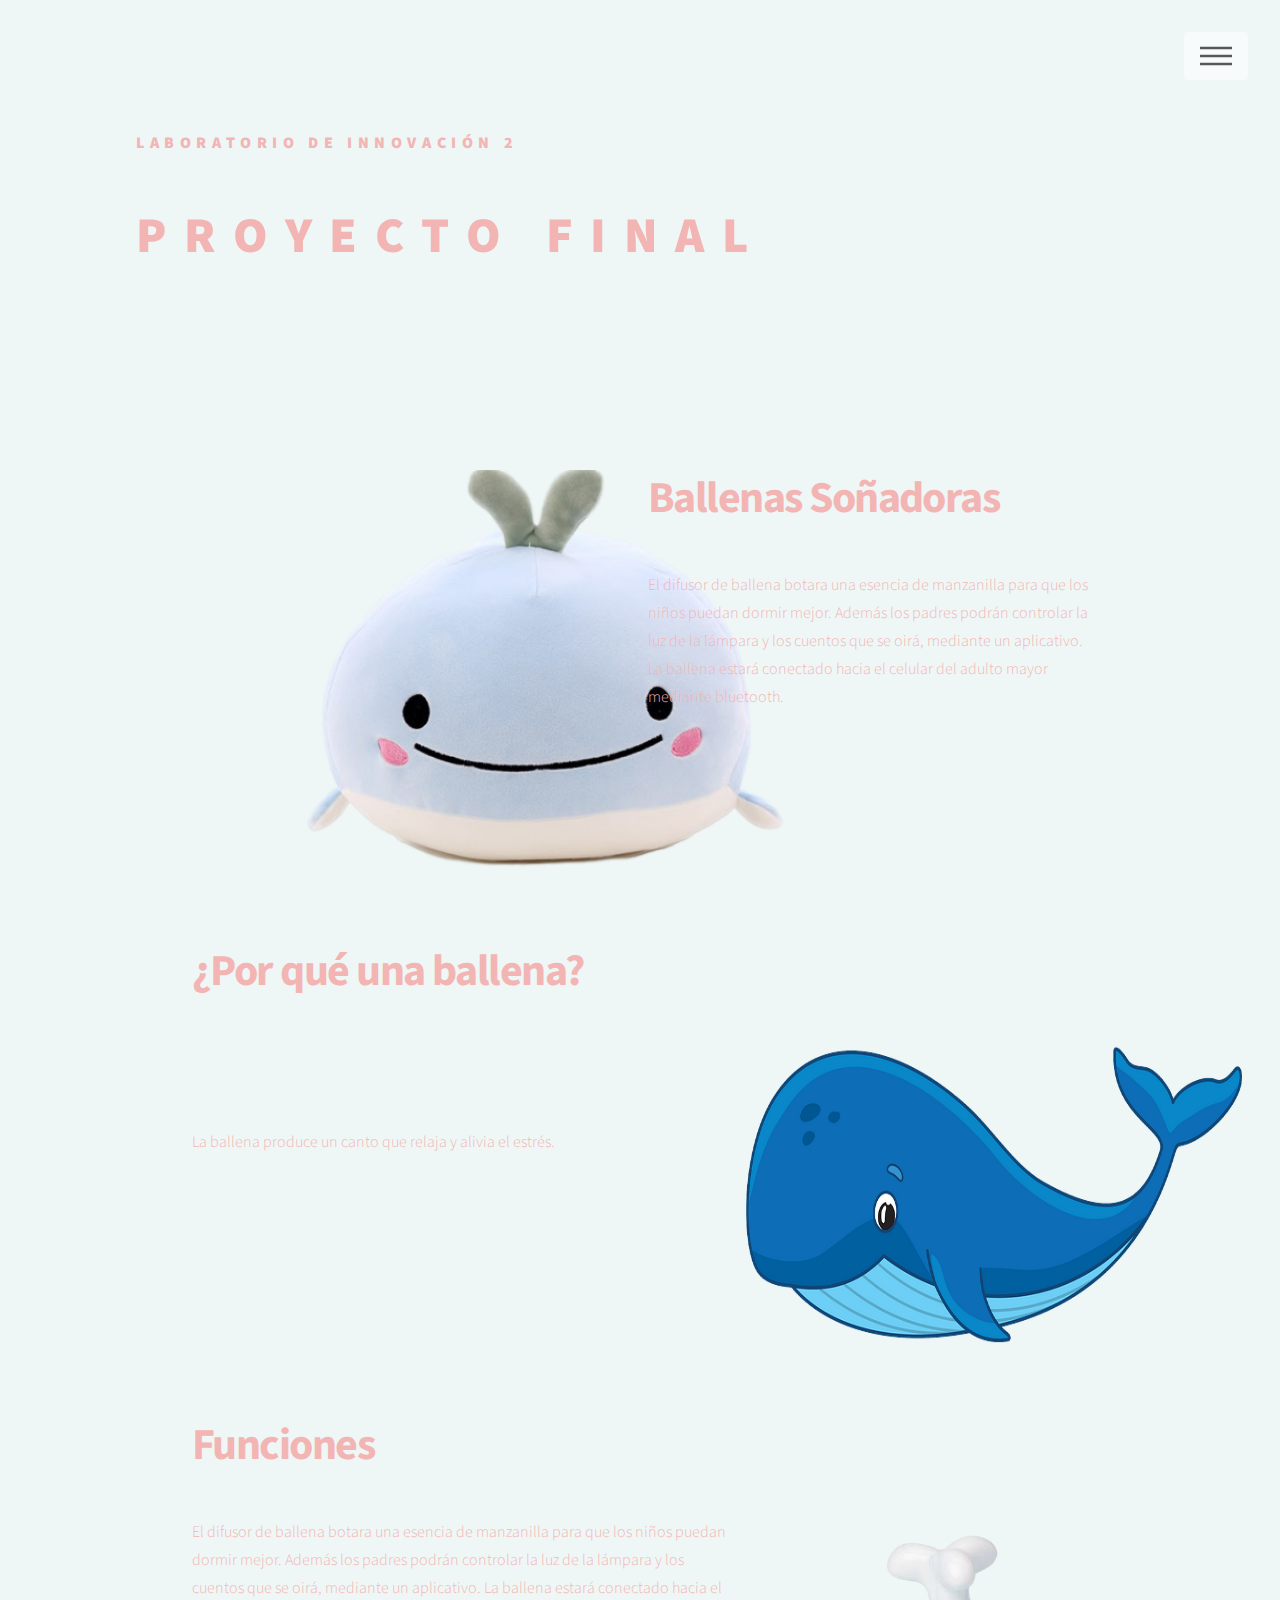
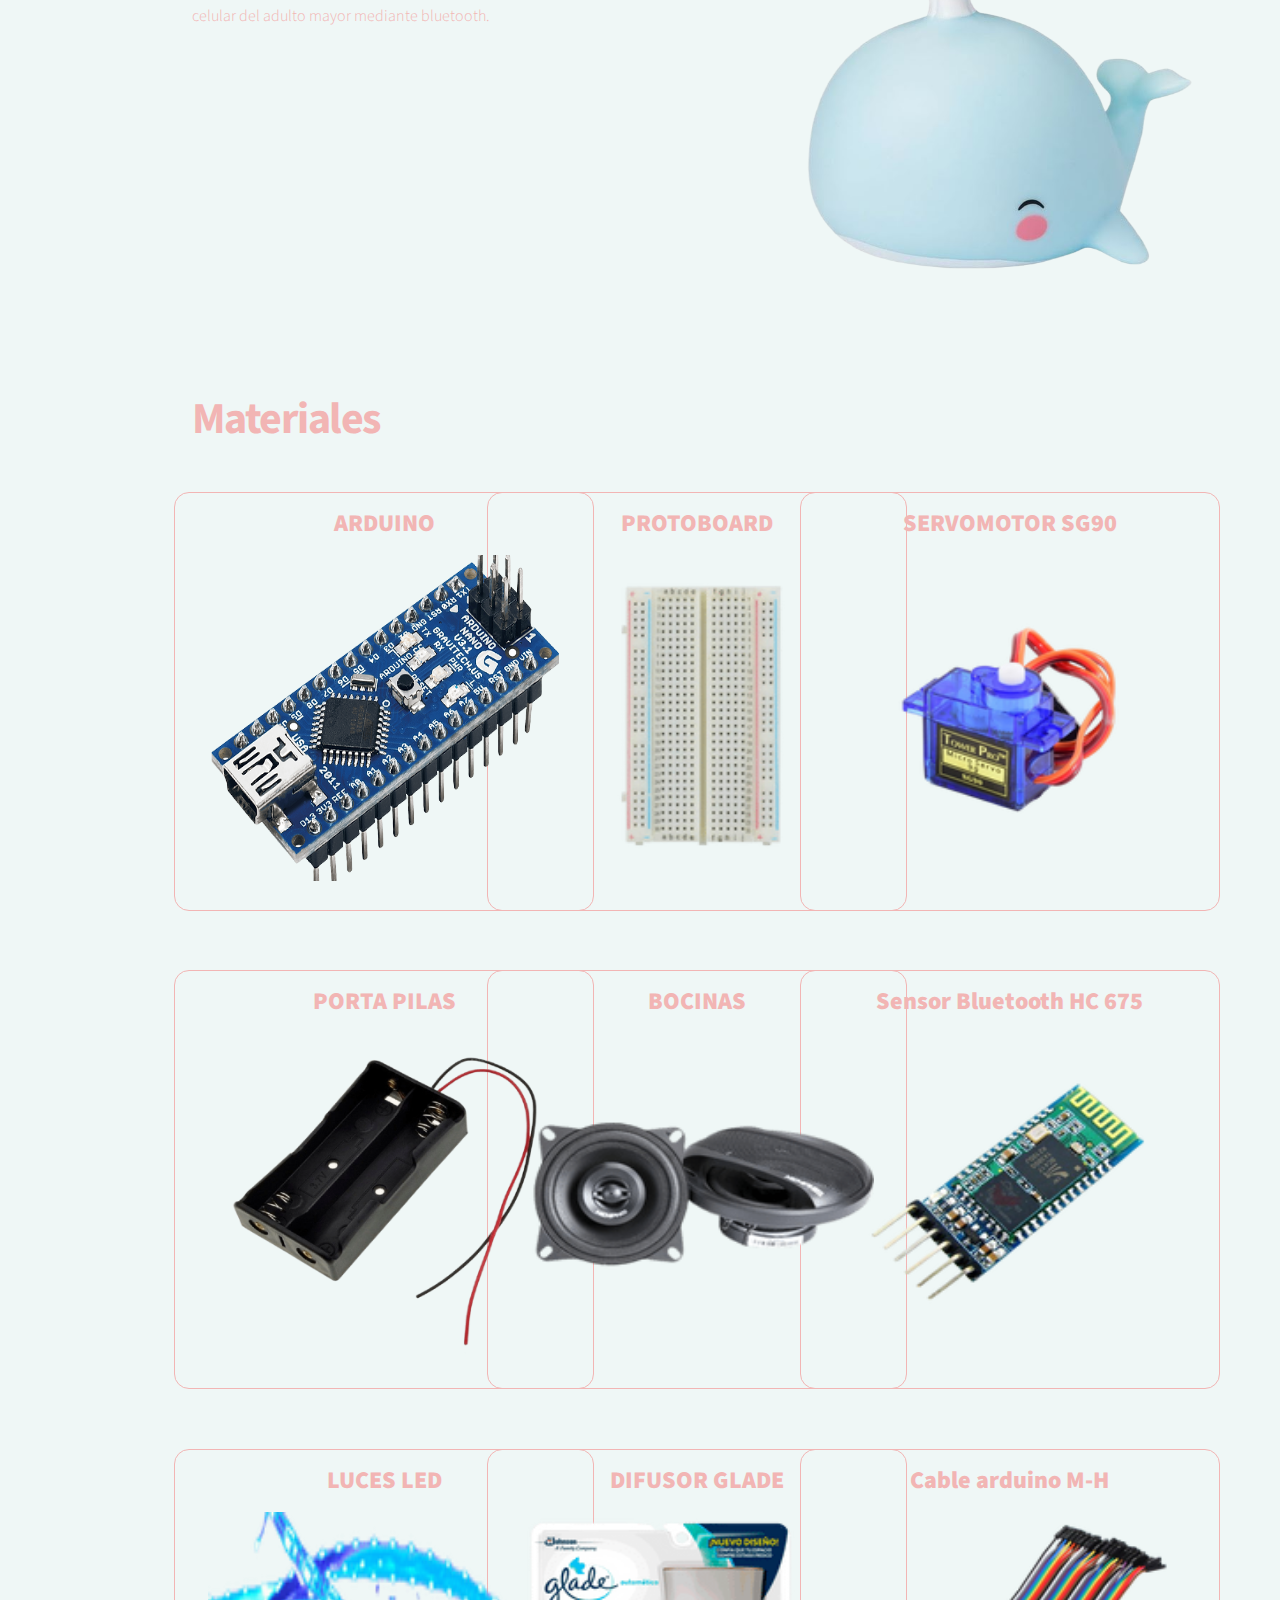
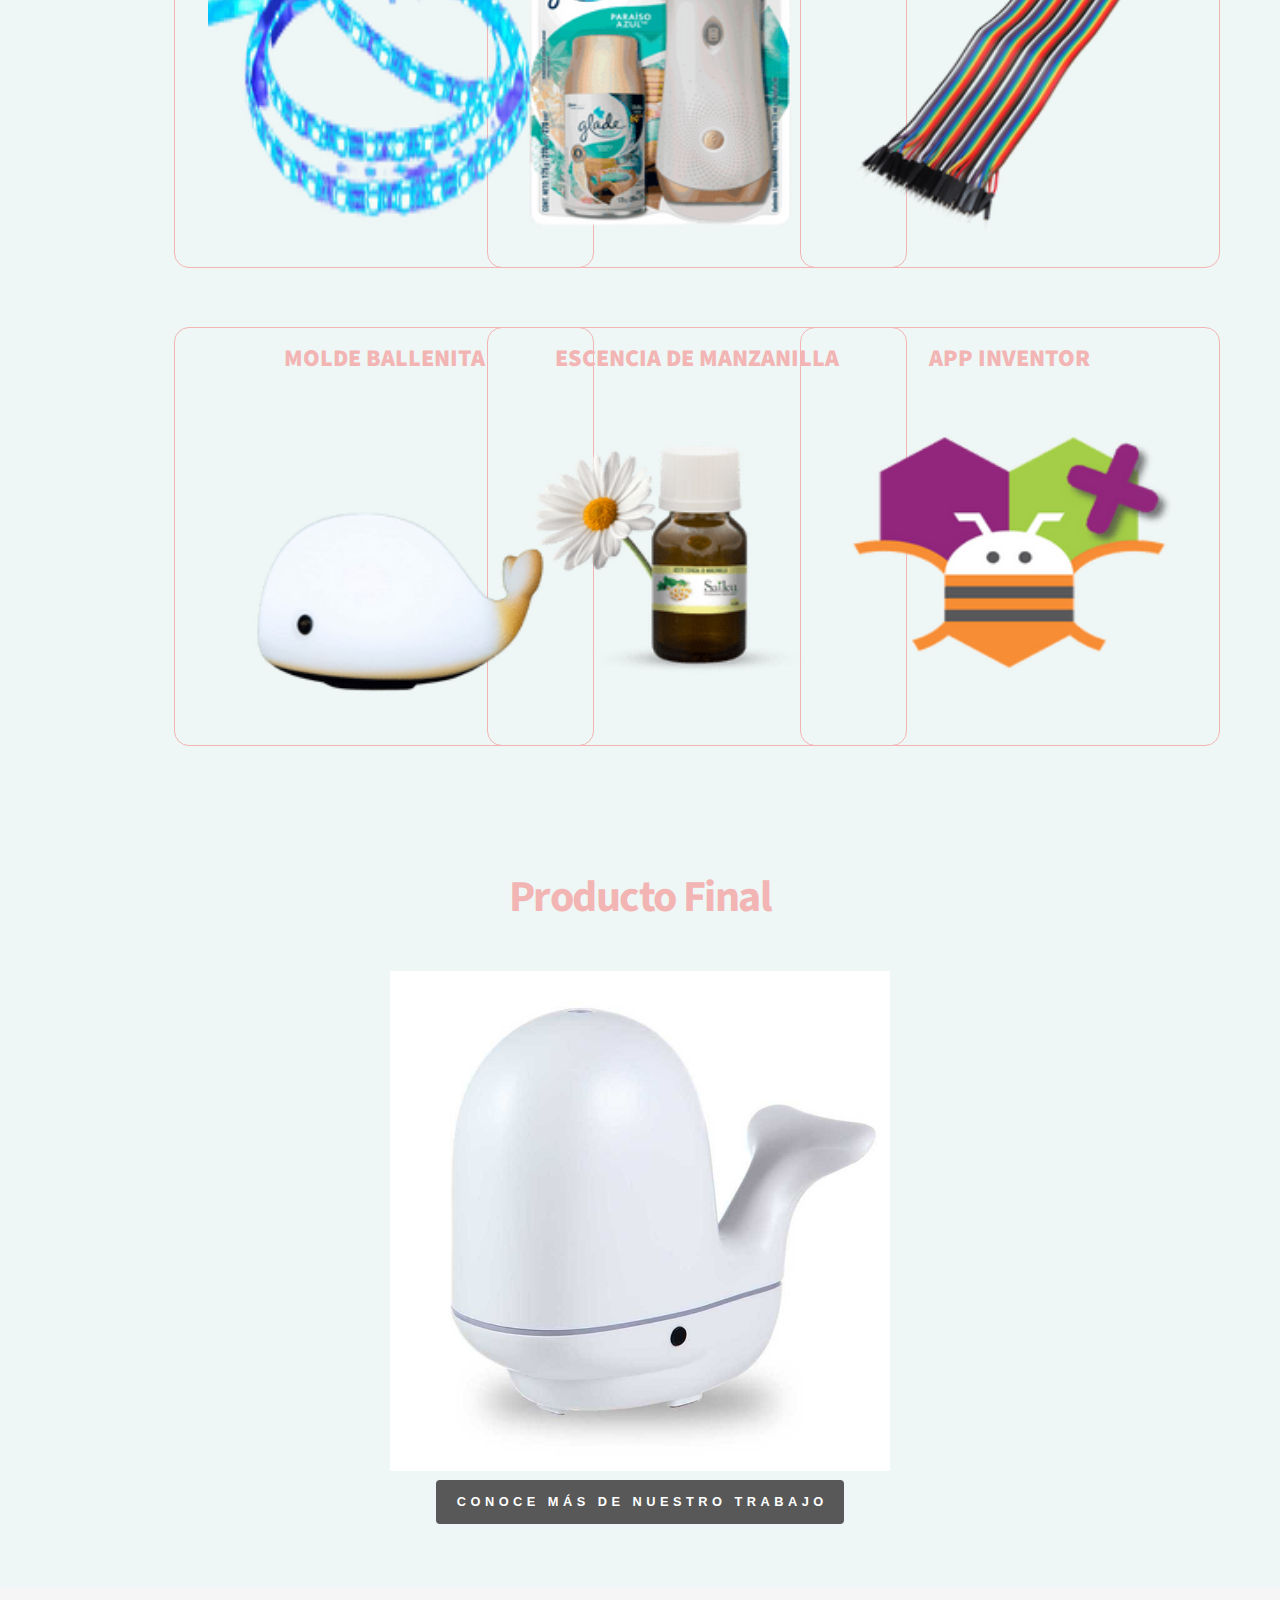
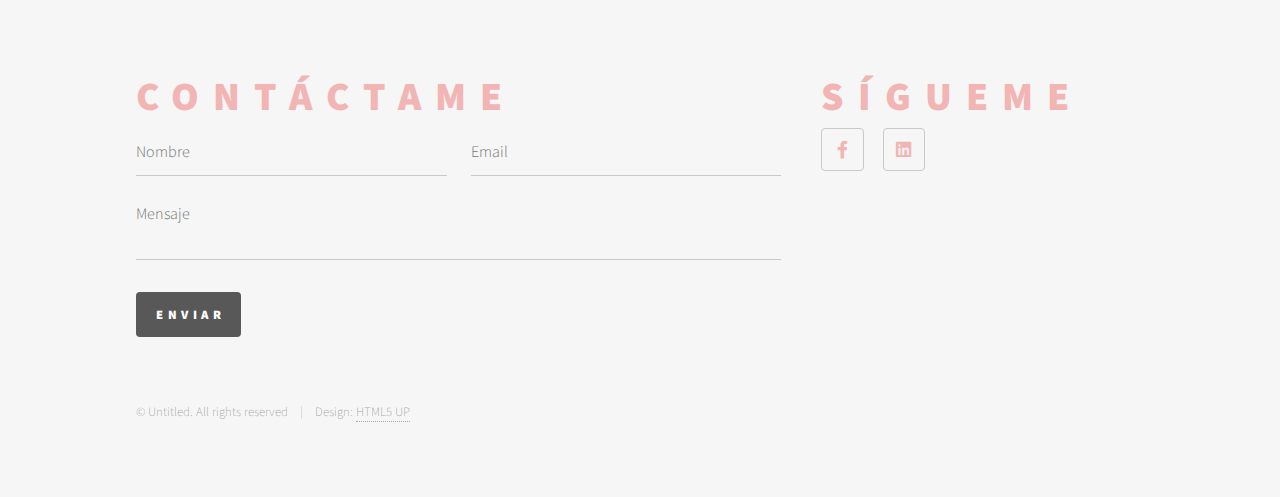
<file: demoGithubPages/proyecto final.html>
<!DOCTYPE HTML>
<!--
	Phantom by HTML5 UP
	html5up.net | @ajlkn
	Free for personal and commercial use under the CCA 3.0 license (html5up.net/license)
-->
<html>
	<head>
		<title>Valeria Pimentel</title>
		<meta charset="utf-8" />
		<meta name="viewport" content="width=device-width, initial-scale=1, user-scalable=no" />
		<link rel="stylesheet" href="assets/css/main.css" />
		<noscript><link rel="stylesheet" href="assets/css/noscript.css" /></noscript>
	</head>
	<body class="is-preload">
		<!-- Wrapper -->
			<div id="wrapper">

				<!-- Header -->
                <header id="header">
                    <div class="inner">

                        <!-- Logo -->
                            <a href="index.html" class="logo">
                                <span class="symbol"><span class="title">Laboratorio de Innovación 2</span>
                            </a>

                        <!-- Nav -->
                            <nav>
                                <ul>
                                    <li><a href="#menu">Menu</a></li>
                                </ul>
                            </nav>

                    </div>
                </header>

				<!-- Menu -->
					<nav id="menu">
						<h2>Menu</h2>
						<ul>
							<li><a href="index.html">Inicio</a></li>
							<li><a href="SOBRE MI.html">Sobre mi</a></li>
							<li><a href="bitacora2.html">Bitácora</a></li>
							<li><a href="proyecto final.html">Proyecto Final</a></li>
							
						</ul>
					</nav>

                <!-- Titulo -->    

                <div id="main">
                    <div class="inner">
                        <h3>Proyecto Final</h3>
                    </div>
                </div>    

				<!-- Main -->

                <div class="cuerpo-proyectof">
                    <div class="pre-cuerpo">
                        <div class="imagen-proyectof">
                            <img src="images/ballenita.png" alt="" width="700px" height="400px">
                        </div>
                        <div class="cuerpo-proyectof-2">
                            <h1>Ballenas Soñadoras</h1>
                            <p>El difusor de ballena botara una esencia de manzanilla para que los niños puedan dormir mejor. Además los padres podrán controlar la luz de la lámpara y los cuentos que se oirá, mediante un aplicativo. </br> La ballena estará conectado hacia el celular del adulto mayor mediante bluetooth. </p>
                        </div>
                    </div>

                    <div class="pre-cuerpo-2">
                        <h1>¿Por qué una ballena?</h1>
                        <div class="pregunta-1">
                            <div>
                                </br>
                                </br>
                                </br>
                                
                                
                                
                                <p>La ballena produce un canto que relaja y alivia el estrés.</p>
                            </div>
                            <div>
                                <img src="images/ballenita3.png" alt="" width="500px" height="300px">
                            </div>
                        </div>
                    </div>

                    <div class="pre-cuerpo-2">
                        <h1>Funciones</h1>
                        <div class="pregunta-1">
                            <div>
                                <p>El difusor de ballena botara una esencia de manzanilla para que los niños puedan dormir mejor. Además los padres podrán controlar la luz de la lámpara y los cuentos que se oirá, mediante un aplicativo.
                                    La ballena estará conectado hacia el celular del adulto mayor mediante bluetooth. </p>
                            </div>
                            <div>
                                <img src="images/ballenita2.png" alt="" width="500px" height="400px">
                            </div>
                        </div>
                    </div>

                    <div class="cards-proyectof">
                        <h1>Materiales</h1>
                        <div class="cards-2-proyectof">
                            <div class="tarjetas">
                                <div class="titulo-tarjeta">
                                    <strong>ARDUINO</strong>
                                </div>
                                <div class="cuerpo-tarjeta">
                                    <img src="proyectoFinal/1.png" alt=""  width="353px" height="326px">
                                    
                                </div>
                            </div>
        
                            <div class="tarjetas">
                                <div class="titulo-tarjeta">
                                    <strong>PORTA PILAS</strong>
                                </div>
                                <div class="cuerpo-tarjeta">
                                    <img src="proyectoFinal/2.png" alt=""  width="353px" height="326px" >
                                    
                                </div>
                            </div>
        
                            <div class="tarjetas">
                                <div class="titulo-tarjeta">
                                    <strong>LUCES LED</strong>
                                </div>
                                <div class="cuerpo-tarjeta">
                                    <img src="proyectoFinal/4.png" alt=""  width="353px" height="326px" >
                                    
                                </div>
                            </div>
        
                            <div class="tarjetas">
                                <div class="titulo-tarjeta">
                                    <strong>MOLDE BALLENITA</strong>
                                </div>
                                <div class="cuerpo-tarjeta">
                                    <img src="proyectoFinal/12.png" alt=""   width="353px" height="326px">
                                   
                                </div>
                            </div>
        
                            <div class="tarjetas">
                                <div class="titulo-tarjeta">
                                    <strong>PROTOBOARD</strong>
                                </div>
                                <div class="cuerpo-tarjeta">
                                    <img src="proyectoFinal/9.png" alt=""   width="353px" height="326px">
                                   
                                </div>
                            </div>
        
                            <div class="tarjetas">
                                <div class="titulo-tarjeta">
                                    <strong>BOCINAS</strong>
                                </div>
                                <div class="cuerpo-tarjeta">
                                    <img src="proyectoFinal/8.png" alt=""  width="353px" height="326px" >
                                    
                                </div>
                            </div>

                            <div class="tarjetas">
                                <div class="titulo-tarjeta">
                                    <strong>DIFUSOR GLADE</strong>
                                </div>
                                <div class="cuerpo-tarjeta">
                                    <img src="proyectoFinal/5.png" alt=""  width="353px" height="326px" >
                                    
                                </div>
                            </div>
        
                            <div class="tarjetas">
                                <div class="titulo-tarjeta">
                                    <strong>ESCENCIA DE MANZANILLA</strong>
                                </div>
                                <div class="cuerpo-tarjeta">
                                    <img src="proyectoFinal/6.png" alt=""   width="353px" height="326px">
                                    
                                </div>
                            </div>
        
                            <div class="tarjetas">
                                <div class="titulo-tarjeta">
                                    <strong>SERVOMOTOR SG90</strong>
                                </div>
                                <div class="cuerpo-tarjeta">
                                    <img src="proyectoFinal/11.png" alt=""   width="353px" height="326px">
                                   
                                </div>
                            </div>
        
                            <div class="tarjetas">
                                <div class="titulo-tarjeta">
                                    <strong>Sensor Bluetooth HC 675</strong>
                                </div>
                                <div class="cuerpo-tarjeta">
                                    <img src="proyectoFinal/7.png" alt=""  width="353px" height="326px" >
                                    
                                </div>
                            </div>
        
                            <div class="tarjetas">
                                <div class="titulo-tarjeta">
                                    <strong>
                                        Cable arduino M-H </strong>
                                </div>
                                <div class="cuerpo-tarjeta">
                                    <img src="proyectoFinal/10.png" alt=""   width="353px" height="326px">
                                    
                                </div>
                            </div>

                            <div class="tarjetas">
                                <div class="titulo-tarjeta">
                                    <strong>APP INVENTOR</strong>
                                </div>
                                <div class="cuerpo-tarjeta">
                                    <img src="proyectoFinal/3.png" alt=""  width="353px" height="326px" >
                                    
                                </div>
                            </div>
                        </div>
                    </div> 

                    
                    
                    <div class="producto-final">
                        <div class="titulo-producto-final">
                            <h1>Producto Final</h1>
                        </div>
                        
                        <div class="imagen-producto-final">
                            <img src="images/ballenita4.jpg" alt="" width="500px" height="500px">
                            </br>
                            <a href="https://sites.google.com/view/difusordeballenita/inicio"><button class="primary">Conoce más de nuestro trabajo</button></a>
                        </div>
                        
                    </div>

                    

                    
                </div>
                

				<!-- Footer -->
                <footer id="footer">
                    <div class="inner">
                        <section>
                            <h2>Contáctame</h2>
                            <form method="post" action="#">
                                <div class="fields">
                                    <div class="field half">
                                        <input type="text" name="name" id="name" placeholder="Nombre" />
                                    </div>
                                    <div class="field half">
                                        <input type="email" name="email" id="email" placeholder="Email" />
                                    </div>
                                    <div class="field">
                                        <textarea name="message" id="message" placeholder="Mensaje"></textarea>
                                    </div>
                                </div>
                                <ul class="actions">
                                    <li><input type="submit" value="Enviar" class="primary" /></li>
                                </ul>
                            </form>
                        </section>
                        <section>
                            <h2>Sígueme</h2>
                            <ul class="icons">
                                
                                <li><a href="https://www.facebook.com/valeriaaximena" class="icon brands style2 fa-facebook-f"><span class="label">Facebook</span></a></li>
                                
                                <li><a href="https://www.linkedin.com/in/valeriapimentelarias" class="icon brands style2 fa-linkedin"><span class="label">Linkedin</span></a></li>


                            </ul>
                        </section>
                        <ul class="copyright">
                            <li>&copy; Untitled. All rights reserved</li><li>Design: <a href="http://html5up.net">HTML5 UP</a></li>
                        </ul>
                    </div>
                </footer>
			</div>

		<!-- Scripts -->
			<script src="assets/js/jquery.min.js"></script>
			<script src="assets/js/browser.min.js"></script>
			<script src="assets/js/breakpoints.min.js"></script>
			<script src="assets/js/util.js"></script>
			<script src="assets/js/main.js"></script>

	</body>
</html>
</file>
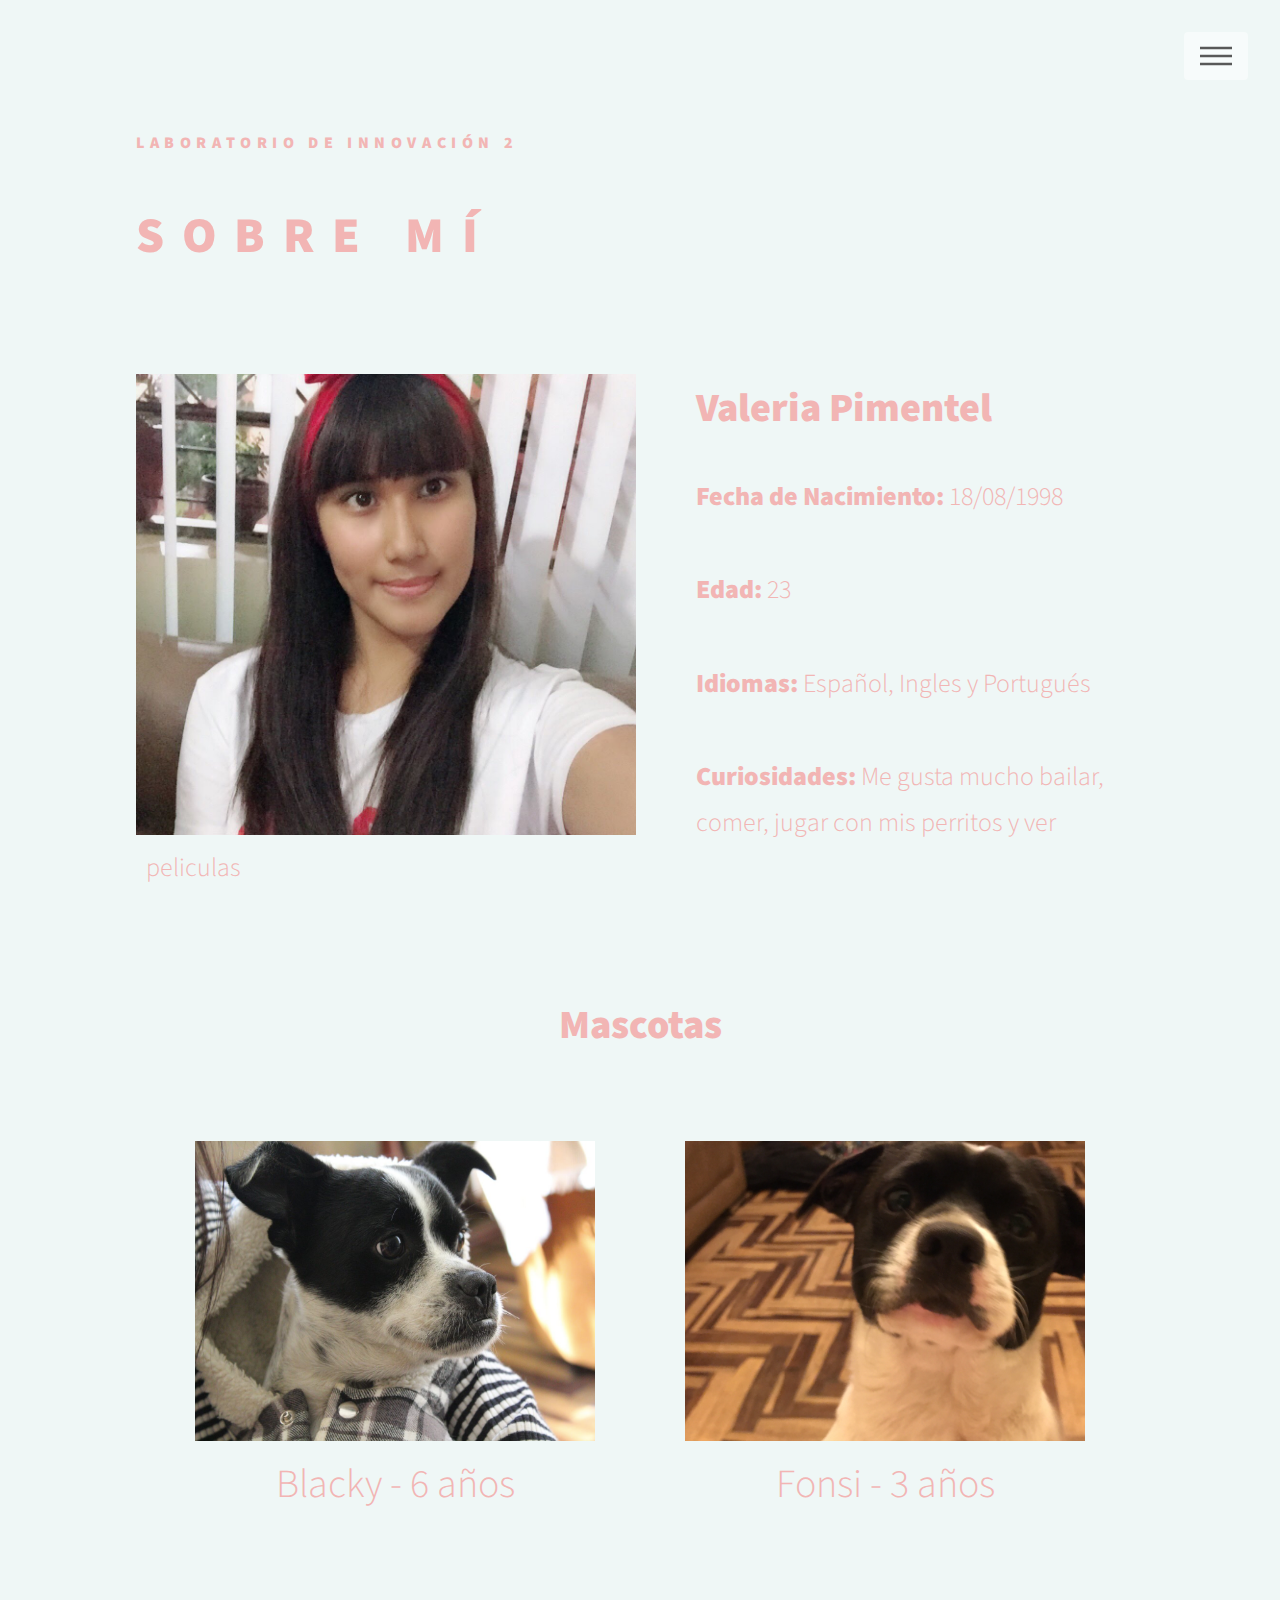
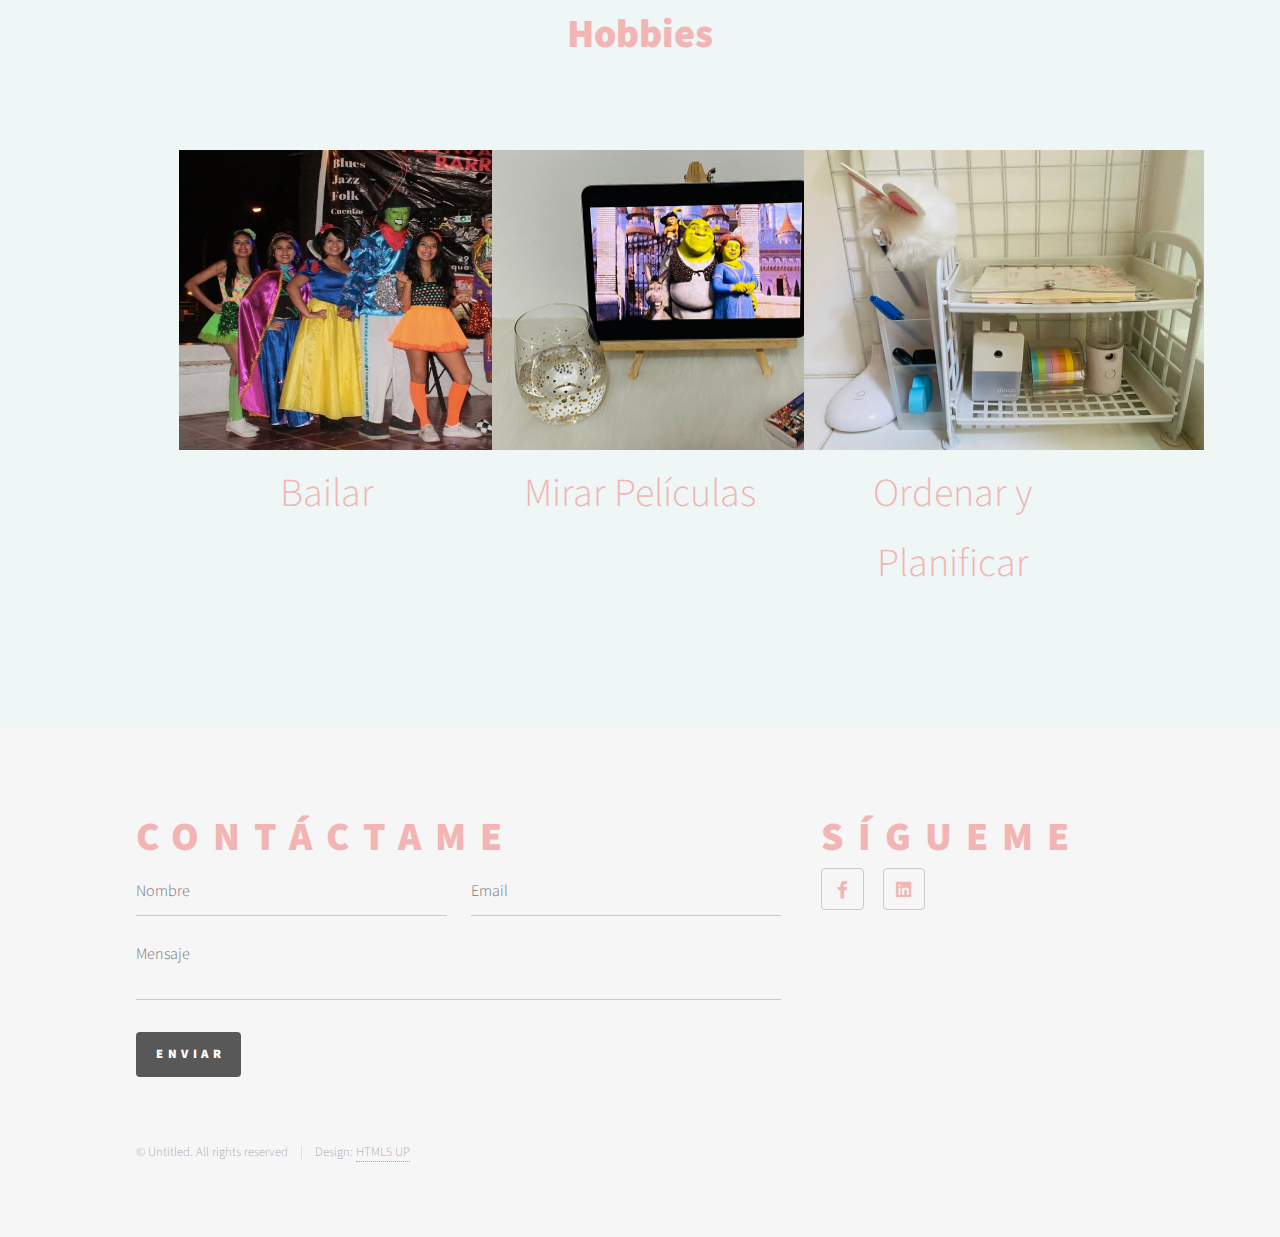
<file: demoGithubPages/SOBRE MI.html>
<!DOCTYPE HTML>
<!--
	Phantom by HTML5 UP
	html5up.net | @ajlkn
	Free for personal and commercial use under the CCA 3.0 license (html5up.net/license)
-->
<html>
	<head>
		<title>Valeria Pimentel</title>
		<meta charset="utf-8" />
		<meta name="viewport" content="width=device-width, initial-scale=1, user-scalable=no" />
		<link rel="stylesheet" href="assets/css/main.css" />
		<noscript><link rel="stylesheet" href="assets/css/noscript.css" /></noscript>
	</head>
	<body class="is-preload">
		<!-- Wrapper -->
			<div id="wrapper">

				<!-- Header -->
                <header id="header">
                    <div class="inner">

                        <!-- Logo -->
                            <a href="index.html" class="logo">
                                <span class="symbol"><span class="title">Laboratorio de Innovación 2</span>
                            </a>

                        <!-- Nav -->
                            <nav>
                                <ul>
                                    <li><a href="#menu">Menu</a></li>
                                </ul>
                            </nav>

                    </div>
                </header>

				<!-- Menu -->
				<nav id="menu">
					<h2>Menu</h2>
					<ul>
						<li><a href="index.html">Inicio</a></li>
						<li><a href="SOBRE MI.html">Sobre mi</a></li>
						<li><a href="bitacora2.html">Bitácora</a></li>
						<li><a href="proyecto final.html">Proyecto Final</a></li>
						
					</ul>
				</nav>

				<!-- Main -->
					<div id="main">
						<div class="inner">
							<h3>Sobre Mí</h3>

							<div class="imagen-3">
								<img src="images/picMe.jpg" alt="" width="500px">
							</div>

							<div class="datos">
								<div class="titulo-p">
									<p><strong>Valeria Pimentel</strong><p>
								</div>
								<div>
										<p><strong>Fecha de Nacimiento: </strong> 18/08/1998</p></br>
										<p><strong>Edad: </strong> 23</p></br>
										<p><strong>Idiomas: </strong> Español, Ingles y Portugués</p></br>
										<p><strong>Curiosidades: </strong> Me gusta mucho bailar, comer, jugar con mis perritos y ver peliculas</p>									
								</div>
							</div>    
						</div>

						<div>
							<div class="titulo-p-2">
								<p><strong>Mascotas</strong><p>
							</div>
							<div class="imagenes-perros">
								<div >
									<div>
										<img src="images/blacky.png" alt="" class="imagen-blacky" width="400" height="300">
										<div class="imagen-blacky">
											<p>Blacky - 6 años</p>
										</div>
									</div>
								</div>
								<div >
									<div >
										<img src="images/fonsi.jpg" alt="" class="imagen-fonsi" width="400" height="300">
										<div class="imagen-fonsi">
											<p>Fonsi - 3 años</p>
										</div>
									</div>
								</div>
							</div>
						</div>

						<div>
							<div class="titulo-p-2">
								<p><strong>Hobbies</strong></p>
							</div>
							<div class="imagenes-hobbies">
								<div >
									<div>
										<img src="images/baile2.jpeg" alt="" class="imagen-baile" width="400" height="300">
										<div class="imagen-baile">
											<p>Bailar</p>
										</div>
									</div>
								</div>
								<div >
									<div >
										<img src="images/pelicula.jpeg" alt="" class="imagen-peliculas" width="400" height="300">
										<div class="imagen-peliculas">
											<p>Mirar Películas</p>
										</div>
									</div>
								</div>
								<div >
									<div >
										<img src="images/orden.jpeg" alt="" class="imagen-planificar" width="400" height="300">
										<div class="imagen-planificar">
											<p>Ordenar y Planificar</p>
										</div>
									</div>
								</div>
							</div>
						</div>


					</div>

				<!-- Footer -->
                <footer id="footer">
                    <div class="inner">
                        <section>
                            <h2>Contáctame</h2>
                            <form method="post" action="#">
                                <div class="fields">
                                    <div class="field half">
                                        <input type="text" name="name" id="name" placeholder="Nombre" />
                                    </div>
                                    <div class="field half">
                                        <input type="email" name="email" id="email" placeholder="Email" />
                                    </div>
                                    <div class="field">
                                        <textarea name="message" id="message" placeholder="Mensaje"></textarea>
                                    </div>
                                </div>
                                <ul class="actions">
                                    <li><input type="submit" value="Enviar" class="primary" /></li>
                                </ul>
                            </form>
                        </section>
                        <section>
                            <h2>Sígueme</h2>
                            <ul class="icons">
                                
                                <li><a href="https://www.facebook.com/valeriaaximena" class="icon brands style2 fa-facebook-f"><span class="label">Facebook</span></a></li>
                                
                                <li><a href="https://www.linkedin.com/in/valeriapimentelarias" class="icon brands style2 fa-linkedin"><span class="label">Linkedin</span></a></li>


                            </ul>
                        </section>
                        <ul class="copyright">
                            <li>&copy; Untitled. All rights reserved</li><li>Design: <a href="http://html5up.net">HTML5 UP</a></li>
                        </ul>
                    </div>
                </footer>
			</div>

		<!-- Scripts -->
			<script src="assets/js/jquery.min.js"></script>
			<script src="assets/js/browser.min.js"></script>
			<script src="assets/js/breakpoints.min.js"></script>
			<script src="assets/js/util.js"></script>
			<script src="assets/js/main.js"></script>

	</body>
</html>
</file>
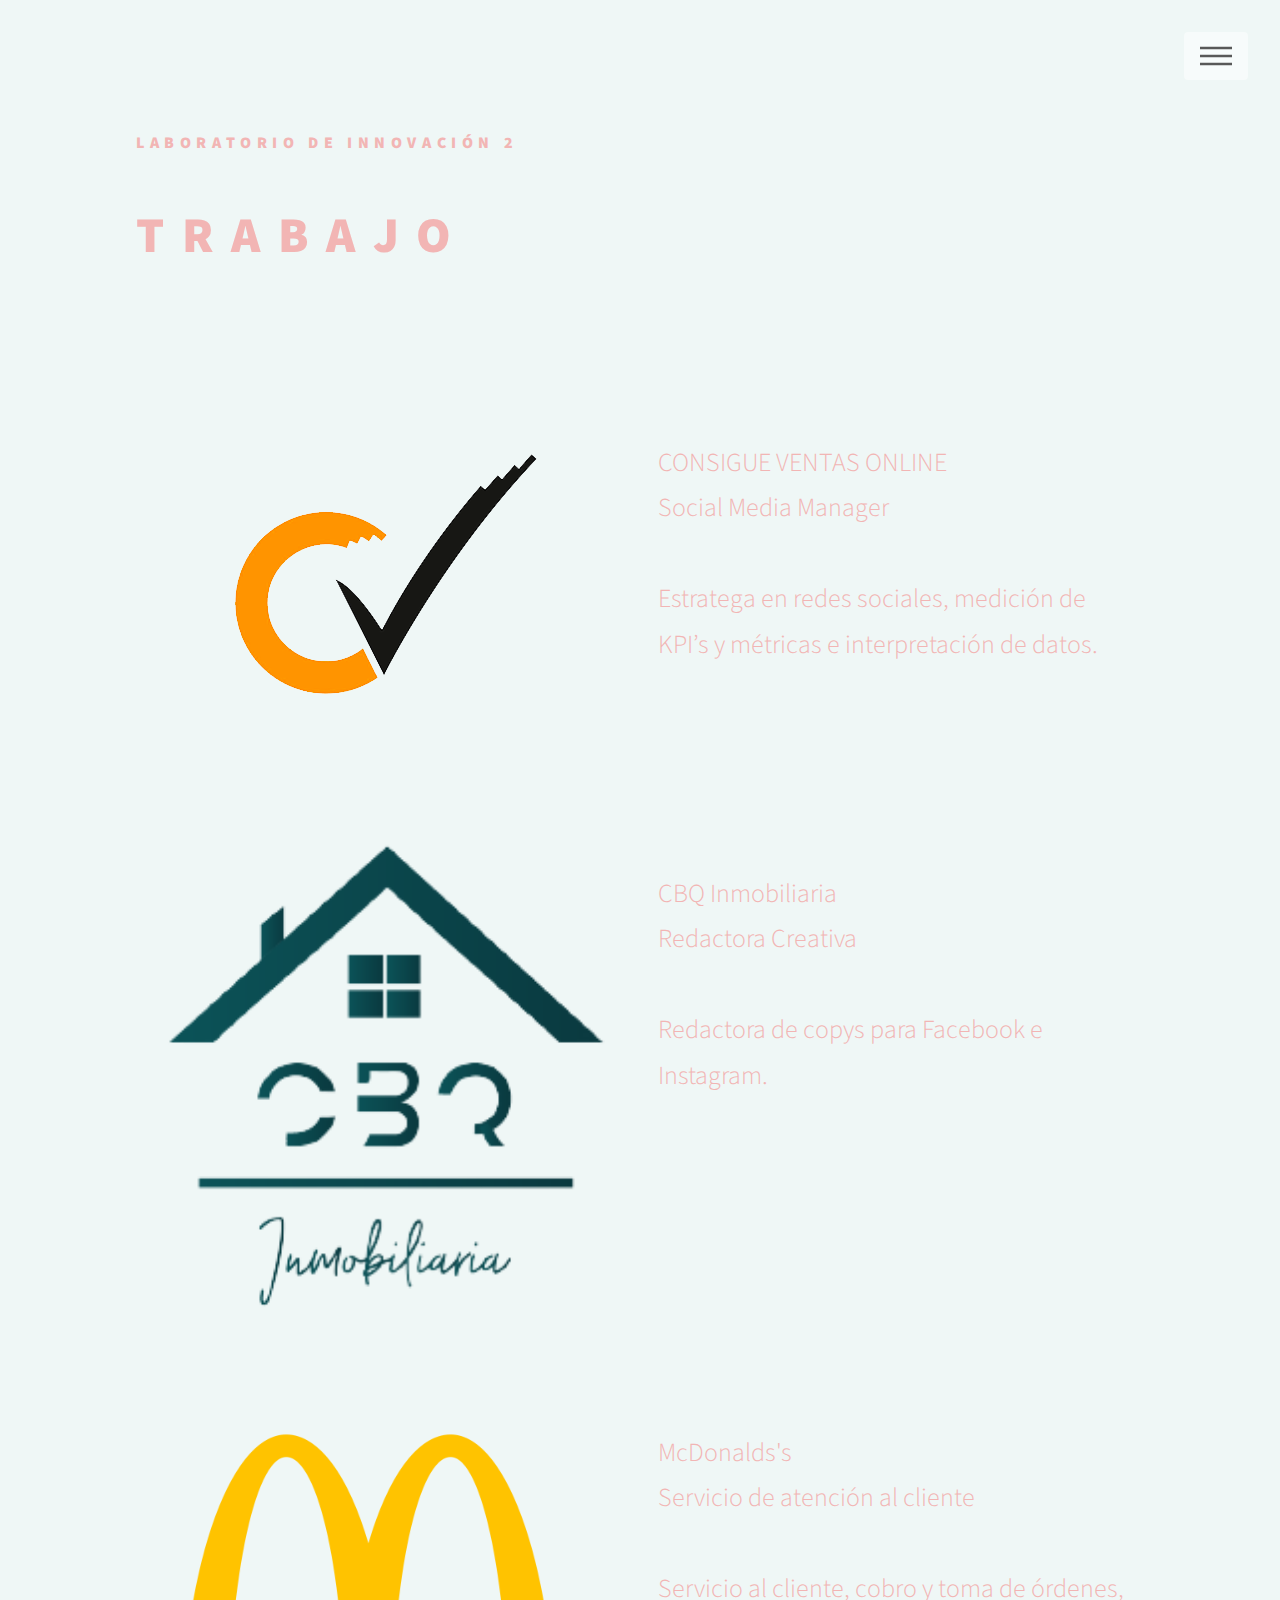
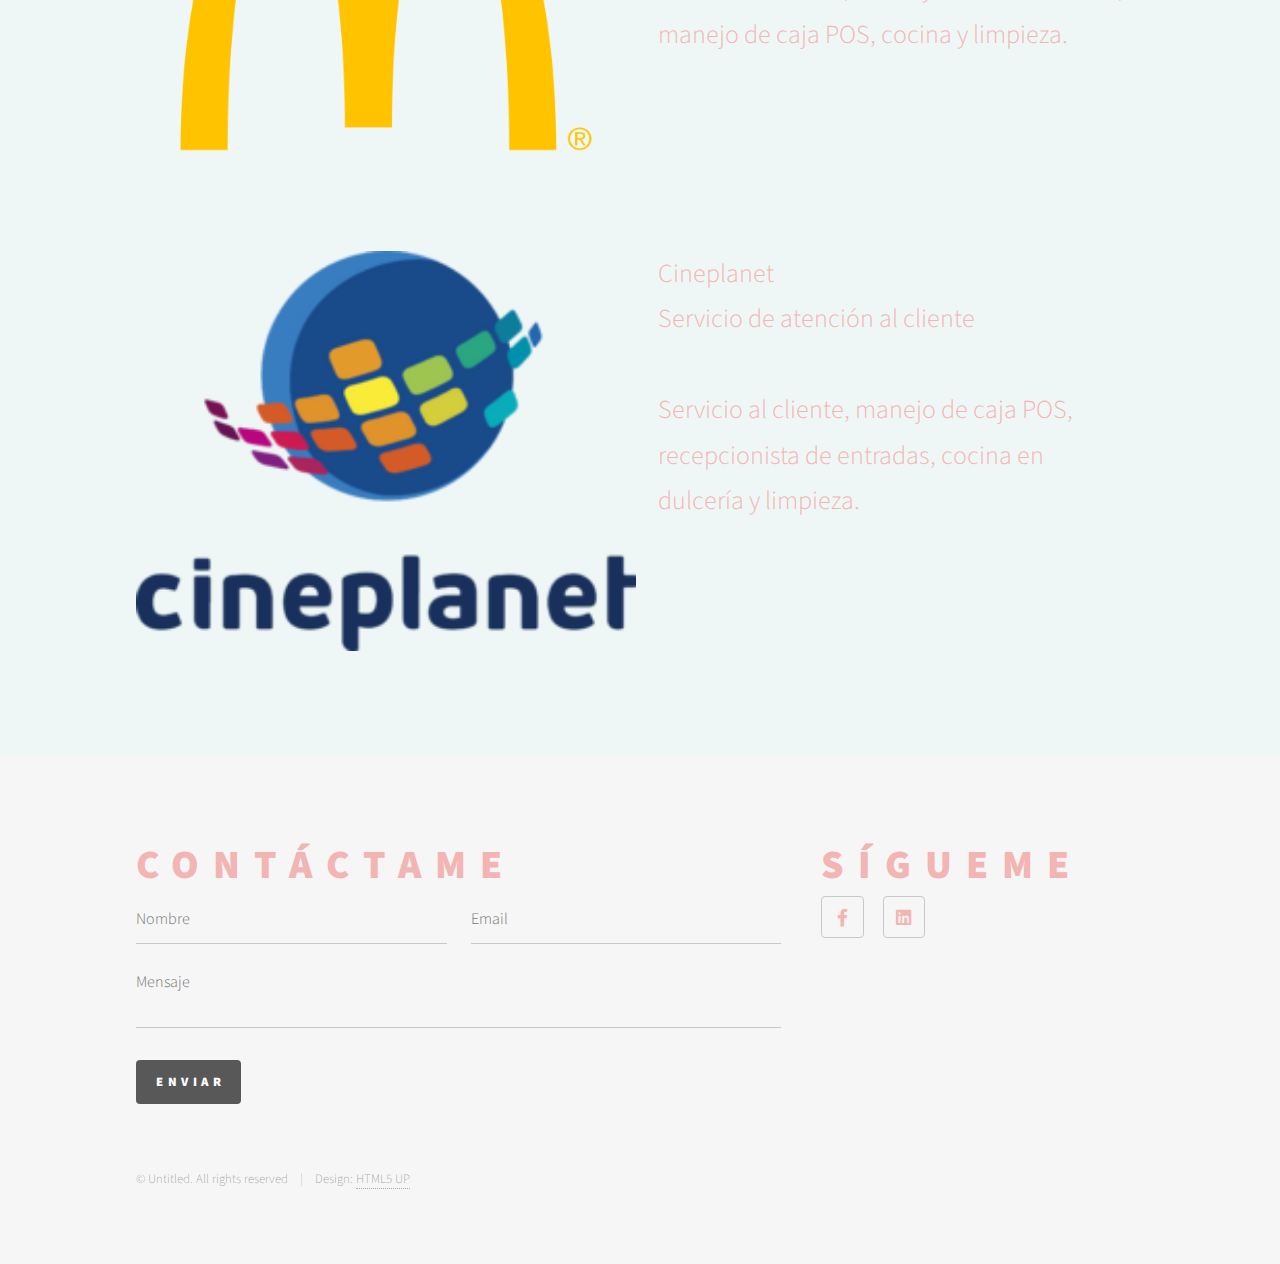
<file: demoGithubPages/trabajo.html>
<!DOCTYPE HTML>
<!--
	Phantom by HTML5 UP
	html5up.net | @ajlkn
	Free for personal and commercial use under the CCA 3.0 license (html5up.net/license)
-->
<html>
	<head>
		<title>Valeria Pimentel</title>
		<meta charset="utf-8" />
		<meta name="viewport" content="width=device-width, initial-scale=1, user-scalable=no" />
		<link rel="stylesheet" href="assets/css/main.css" />
		<noscript><link rel="stylesheet" href="assets/css/noscript.css" /></noscript>
	</head>
	<body class="is-preload">
		<!-- Wrapper -->
			<div id="wrapper">

				<!-- Header -->
                <header id="header">
                    <div class="inner">

                        <!-- Logo -->
                            <a href="index.html" class="logo">
                                <span class="symbol"><span class="title">Laboratorio de Innovación 2</span>
                            </a>

                        <!-- Nav -->
                            <nav>
                                <ul>
                                    <li><a href="#menu">Menu</a></li>
                                </ul>
                            </nav>

                    </div>
                </header>

				<!-- Menu -->
                <nav id="menu">
                    <h2>Menu</h2>
                    <ul>
                        <li><a href="index.html">Inicio</a></li>
                        <li><a href="SOBRE MI.html">Sobre mi</a></li>
                        <li><a href="bitacora2.html">Bitácora</a></li>
                        <li><a href="proyecto final.html">Proyecto Final</a></li>
                        
                    </ul>
                </nav>

				<!-- Main -->
					<div id="main">
						<div class="inner">
							<h3>Trabajo</h3>
							
                                <div class="container">
                                    <div class="imagen-2">
                                        <img src="images/cv.png" width="500px" height="400px">
                                    </div>
                                    <div class="titulo">
                                        <div class="texto">
                                            </br>
                                            </br>
                                            <p>CONSIGUE VENTAS ONLINE </br>
                                            Social Media Manager    
                                            </br>
                                            </br>
                                            Estratega en redes sociales, medición de KPI’s y métricas e interpretación de datos.</p>
                                        </div>
                                    </div>   
                                </div>
                                <div class="container">
                                    <div class="imagen-2">
                                        <img src="images/cbq.png" width="500px" height="500px">
                                    </div>
                                    <div class="titulo">
                                        <div class="texto">
                                        </br>
                                            <p>CBQ Inmobiliaria </br>
                                                Redactora Creativa    
                                                </br>
                                                </br>
                                                Redactora de copys para Facebook e Instagram.</p>
                                        </div>
                                    </div>   
                                </div>
                                <div class="container">
                                    <div class="imagen-2">
                                        <img src="images/mac.png" width="500px" height="400px">
                                    </div>
                                    <div class="titulo">
                                        <div class="texto">
                                        </br>
                                            <p>McDonalds's </br>
                                                Servicio de atención al cliente   
                                                </br>
                                                </br>
                                                Servicio al cliente, cobro y toma de órdenes, manejo de caja POS, cocina y limpieza.</p>
                                        </div>
                                    </div>   
                                </div>
                                <div class="container">
                                    <div class="imagen-2">
                                        <img src="images/cineplanet.png" width="500px" height="400px">
                                    </div>
                                    <div class="titulo">
                                        <div class="texto">
                                            <p>Cineplanet </br>
                                                Servicio de atención al cliente    
                                                </br>
                                                </br>
                                                Servicio al cliente, manejo de caja POS, recepcionista de entradas, cocina en dulcería y limpieza.</p>
                                        </div>
                                    </div>   
                                </div>
                                
							</div>
					</div>

				<!-- Footer -->
                <footer id="footer">
                    <div class="inner">
                        <section>
                            <h2>Contáctame</h2>
                            <form method="post" action="#">
                                <div class="fields">
                                    <div class="field half">
                                        <input type="text" name="name" id="name" placeholder="Nombre" />
                                    </div>
                                    <div class="field half">
                                        <input type="email" name="email" id="email" placeholder="Email" />
                                    </div>
                                    <div class="field">
                                        <textarea name="message" id="message" placeholder="Mensaje"></textarea>
                                    </div>
                                </div>
                                <ul class="actions">
                                    <li><input type="submit" value="Enviar" class="primary" /></li>
                                </ul>
                            </form>
                        </section>
                        <section>
                            <h2>Sígueme</h2>
                            <ul class="icons">
                                
                                <li><a href="https://www.facebook.com/valeriaaximena" class="icon brands style2 fa-facebook-f"><span class="label">Facebook</span></a></li>
                                
                                <li><a href="https://www.linkedin.com/in/valeriapimentelarias" class="icon brands style2 fa-linkedin"><span class="label">Linkedin</span></a></li>


                            </ul>
                        </section>
                        <ul class="copyright">
                            <li>&copy; Untitled. All rights reserved</li><li>Design: <a href="http://html5up.net">HTML5 UP</a></li>
                        </ul>
                    </div>
                </footer>
			</div>

		<!-- Scripts -->
			<script src="assets/js/jquery.min.js"></script>
			<script src="assets/js/browser.min.js"></script>
			<script src="assets/js/breakpoints.min.js"></script>
			<script src="assets/js/util.js"></script>
			<script src="assets/js/main.js"></script>

	</body>
</html>
</file>
<file: demoGithubPages/assets/css/noscript.css>
/*
	Phantom by HTML5 UP
	html5up.net | @ajlkn
	Free for personal and commercial use under the CCA 3.0 license (html5up.net/license)
*/

/* Tiles */

	body.is-preload .tiles article {
		-moz-transform: none;
		-webkit-transform: none;
		-ms-transform: none;
		transform: none;
		opacity: 1;
	}
</file>
<file: demoGithubPages/assets/css/main.css>
@import url(fontawesome-all.min.css);
@import url("https://fonts.googleapis.com/css?family=Source+Sans+Pro:300,700,900");

/*
	Phantom by HTML5 UP
	html5up.net | @ajlkn
	Free for personal and commercial use under the CCA 3.0 license (html5up.net/license)
*/


.inner h1 {
	text-align: center;
	font-size: 80px;
}




.container {
    width: 100%;
    height: auto;
    text-align: center;
    align-items: center;
    justify-content: center;
	column-count: 2;
	margin-top: 50px;
}

.imagen {   
	margin-right: 9%;
}


.imagen-2 {   
	margin-right: 9%;
}

.inner p {
    text-align: left;
    margin-top: 10px;
    font-size: 26px;
    margin: 10px;

}

.inner h3 {
	text-align: left;
	font-size: 50px;
}

.inner h2 {
	text-align: left;
	font-size: 40px;
	margin: 0;
}

.cards {
	margin-top: 230px;
}

.datos {
	margin-bottom: 100px;
}

.imagen-3 {
	float:left;
	margin-right: 60px;
}

.contacto {
	margin-top: 50px;
}

.titulo-p {
	margin-bottom: 30px;
}

.titulo-p p {
	font-size: 40px;
}

.titulo-p-2 {
	text-align: center;
}

.titulo-p-2 p {
	font-size: 40px;
}

.imagenes-perros{
	text-align: center;
	column-count: 2;
}

.imagen-blacky {
	margin-left: 25%;
	
}

.imagen-fonsi {
	
	margin-right: 25%;
}

.imagenes-perros p {
	font-size: 40px;
}

.imagenes-hobbies {
	text-align: center;
	column-count: 3;
	margin-left: 14%;
	margin-right: 14%;
}

.imagenes-hobbies p {
	font-size: 40px;
}

.tarjetas {
	display: flex;
	flex-direction: column;
	justify-content: space-between;
	width: 420px;
	border: 1px solid;
	border-radius: 15px;
	margin-left: 20%;
	margin-bottom: 20%;
	text-align: center;
}

.titulo-tarjeta {
	font-size: 24px;
	padding: 10px 10px 0 10px;
}

.cuerpo-tarjeta {
	padding: 10px;
	margin-bottom: 10px;
}

.cards-2 {
	columns: 2;
	margin-top: 10px;
	margin-left: 9%;
	margin-right: 19%;
	margin-bottom: 20px;
}

.pre-cuerpo {
	columns: 2;
}

.imagen-proyectof {
	margin-left: 30%;
}

.cuerpo-proyectof-2 {
	margin-right: 30%;
}

.pre-cuerpo-2{
	margin-top: 5%;
	margin-left: 15%;
}

.pregunta-1 {
	columns: 2;
}

.cards-proyectof {
	margin-top: 5%;
}

.cards-proyectof h1 {
	margin-left: 15%;
}

.cards-2-proyectof {
	columns:3;
	margin-left: 9%;
	margin-right: 19%;
}

.producto-final {
	margin-bottom: 5%;
	margin-top: 5%;
}

.titulo-producto-final {
	text-align: center;
}

.imagen-producto-final {
	text-align: center;	
}

.cards-2-2 {
	text-align: center;
}

.imagenes-bitacora-2 {
	margin-top: 5%;
}

.cards-4 {
	text-align: center;
}

.texto-bitacora-tamaño{
	font-size: 35px;
}

html, body, div, span, applet, object,
iframe, h1, h2, h3, h4, h5, h6, p, blockquote,
pre, a, abbr, acronym, address, big, cite,
code, del, dfn, em, img, ins, kbd, q, s, samp,
small, strike, strong, sub, sup, tt, var, b,
u, i, center, dl, dt, dd, ol, ul, li, fieldset,
form, label, legend, table, caption, tbody,
tfoot, thead, tr, th, td, article, aside,
canvas, details, embed, figure, figcaption,
footer, header, hgroup, menu, nav, output, ruby,
section, summary, time, mark, audio, video {
	margin: 0;
	padding: 0;
	border: 0;
	font-size: 100%;
	font: inherit;
	vertical-align: baseline;}

article, aside, details, figcaption, figure,
footer, header, hgroup, menu, nav, section {
	display: block;}

body {
	line-height: 1;
}

ol, ul {
	list-style: none;
}

blockquote, q {
	quotes: none;
}

	blockquote:before, blockquote:after, q:before, q:after {
		content: '';
		content: none;
	}

table {
	border-collapse: collapse;
	border-spacing: 0;
}

body {
	-webkit-text-size-adjust: none;
}

mark {
	background-color: transparent;
	color: inherit;
}

input::-moz-focus-inner {
	border: 0;
	padding: 0;
}

input, select, textarea {
	-moz-appearance: none;
	-webkit-appearance: none;
	-ms-appearance: none;
	appearance: none;
}

/* Basic */

	@-ms-viewport {
		width: device-width;
	}

	body {
		-ms-overflow-style: scrollbar;
	}

	@media screen and (max-width: 480px) {

		html, body {
			min-width: 320px;
		}

	}

	html {
		box-sizing: border-box;
	}

	*, *:before, *:after {
		box-sizing: inherit;
	}

	body {
		background: #eff7f6;
	}

		body.is-preload *, body.is-preload *:before, body.is-preload *:after {
			-moz-animation: none !important;
			-webkit-animation: none !important;
			-ms-animation: none !important;
			animation: none !important;
			-moz-transition: none !important;
			-webkit-transition: none !important;
			-ms-transition: none !important;
			transition: none !important;
		}

/* Type */

	body, input, select, textarea {
		color: #f2b5b4;
		font-family: "Source Sans Pro", Helvetica, sans-serif;
		font-size: 16pt;
		font-weight: 300;
		line-height: 1.75;
	}
	.link-color{
		color: #f2b5b4;
	} 

		@media screen and (max-width: 1680px) {

			body, input, select, textarea {
				font-size: 14pt;
			}

		}

		@media screen and (max-width: 1280px) {

			body, input, select, textarea {
				font-size: 12pt;
			}

		}

	a {
		-moz-transition: border-bottom-color 0.2s ease, color 0.2s ease;
		-webkit-transition: border-bottom-color 0.2s ease, color 0.2s ease;
		-ms-transition: border-bottom-color 0.2s ease, color 0.2s ease;
		transition: border-bottom-color 0.2s ease, color 0.2s ease;
		text-decoration: none;
		color: #585858;
		border-bottom: dotted 1px rgba(88, 88, 88, 0.5);
	}

		a:hover {
			border-bottom-color: transparent;
			color: #f2849e !important;
		}

	strong, b {
		font-weight: 900;
	}

	em, i {
		font-style: italic;
	}

	p {
		margin: 0 0 2em 0;
	}

	h1 {
		font-size: 2.75em;
		font-weight: 700;
		line-height: 1.3;
		margin: 0 0 1em 0;
		letter-spacing: -0.035em;
	}

		h1 a {
			color: inherit;
		}

		@media screen and (max-width: 736px) {

			h1 {
				font-size: 2em;
				margin: 0 0 1em 0;
			}

		}

		@media screen and (max-width: 360px) {

			h1 {
				font-size: 1.75em;
			}

		}

	h2, h3, h4, h5, h6 {
		font-weight: 900;
		line-height: 1.5;
		margin: 0 0 2em 0;
		text-transform: uppercase;
		letter-spacing: 0.35em;
	}

		h2 a, h3 a, h4 a, h5 a, h6 a {
			color: inherit;
		}

	h2 {
		font-size: 1.1em;
	}

	h3 {
		font-size: 1em;
	}

	h4 {
		font-size: 0.8em;
	}

	h5 {
		font-size: 0.8em;
	}

	h6 {
		font-size: 0.8em;
	}

	@media screen and (max-width: 980px) {

		h1 br, h2 br, h3 br, h4 br, h5 br, h6 br {
			display: none;
		}

	}

	@media screen and (max-width: 736px) {

		h2 {
			font-size: 1em;
		}

		h3 {
			font-size: 0.8em;
		}

	}

	sub {
		font-size: 0.8em;
		position: relative;
		top: 0.5em;
	}

	sup {
		font-size: 0.8em;
		position: relative;
		top: -0.5em;
	}

	blockquote {
		border-left: solid 4px #c9c9c9;
		font-style: italic;
		margin: 0 0 2em 0;
		padding: 0.5em 0 0.5em 2em;
	}

	code {
		background: rgba(144, 144, 144, 0.075);
		border-radius: 4px;
		border: solid 1px #c9c9c9;
		font-family: "Courier New", monospace;
		font-size: 0.9em;
		margin: 0 0.25em;
		padding: 0.25em 0.65em;
	}

	pre {
		-webkit-overflow-scrolling: touch;
		font-family: "Courier New", monospace;
		font-size: 0.9em;
		margin: 0 0 2em 0;
	}

		pre code {
			display: block;
			line-height: 1.75;
			padding: 1em 1.5em;
			overflow-x: auto;
		}

	hr {
		border: 0;
		border-bottom: solid 1px #c9c9c9;
		margin: 2em 0;
	}

		hr.major {
			margin: 3em 0;
		}

	.align-left {
		text-align: left;
	}

	.align-center {
		text-align: center;
	}

	.align-right {
		text-align: right;
	}

/* Row */

	.row {
		display: flex;
		flex-wrap: wrap;
		box-sizing: border-box;
		align-items: stretch;
	}

		.row > * {
			box-sizing: border-box;
		}

		.row.gtr-uniform > * > :last-child {
			margin-bottom: 0;
		}

		.row.aln-left {
			justify-content: flex-start;
		}

		.row.aln-center {
			justify-content: center;
		}

		.row.aln-right {
			justify-content: flex-end;
		}

		.row.aln-top {
			align-items: flex-start;
		}

		.row.aln-middle {
			align-items: center;
		}

		.row.aln-bottom {
			align-items: flex-end;
		}

		.row > .imp {
			order: -1;
		}

		.row > .col-1 {
			width: 8.33333%;
		}

		.row > .off-1 {
			margin-left: 8.33333%;
		}

		.row > .col-2 {
			width: 16.66667%;
		}

		.row > .off-2 {
			margin-left: 16.66667%;
		}

		.row > .col-3 {
			width: 25%;
		}

		.row > .off-3 {
			margin-left: 25%;
		}

		.row > .col-4 {
			width: 33.33333%;
		}

		.row > .off-4 {
			margin-left: 33.33333%;
		}

		.row > .col-5 {
			width: 41.66667%;
		}

		.row > .off-5 {
			margin-left: 41.66667%;
		}

		.row > .col-6 {
			width: 50%;
		}

		.row > .off-6 {
			margin-left: 50%;
		}

		.row > .col-7 {
			width: 58.33333%;
		}

		.row > .off-7 {
			margin-left: 58.33333%;
		}

		.row > .col-8 {
			width: 66.66667%;
		}

		.row > .off-8 {
			margin-left: 66.66667%;
		}

		.row > .col-9 {
			width: 75%;
		}

		.row > .off-9 {
			margin-left: 75%;
		}

		.row > .col-10 {
			width: 83.33333%;
		}

		.row > .off-10 {
			margin-left: 83.33333%;
		}

		.row > .col-11 {
			width: 91.66667%;
		}

		.row > .off-11 {
			margin-left: 91.66667%;
		}

		.row > .col-12 {
			width: 100%;
		}

		.row > .off-12 {
			margin-left: 100%;
		}

		.row.gtr-0 {
			margin-top: 0;
			margin-left: 0em;
		}

			.row.gtr-0 > * {
				padding: 0 0 0 0em;
			}

			.row.gtr-0.gtr-uniform {
				margin-top: 0em;
			}

				.row.gtr-0.gtr-uniform > * {
					padding-top: 0em;
				}

		.row.gtr-25 {
			margin-top: 0;
			margin-left: -0.5em;
		}

			.row.gtr-25 > * {
				padding: 0 0 0 0.5em;
			}

			.row.gtr-25.gtr-uniform {
				margin-top: -0.5em;
			}

				.row.gtr-25.gtr-uniform > * {
					padding-top: 0.5em;
				}

		.row.gtr-50 {
			margin-top: 0;
			margin-left: -1em;
		}

			.row.gtr-50 > * {
				padding: 0 0 0 1em;
			}

			.row.gtr-50.gtr-uniform {
				margin-top: -1em;
			}

				.row.gtr-50.gtr-uniform > * {
					padding-top: 1em;
				}

		.row {
			margin-top: 0;
			margin-left: -2em;
		}

			.row > * {
				padding: 0 0 0 2em;
			}

			.row.gtr-uniform {
				margin-top: -2em;
			}

				.row.gtr-uniform > * {
					padding-top: 2em;
				}

		.row.gtr-150 {
			margin-top: 0;
			margin-left: -3em;
		}

			.row.gtr-150 > * {
				padding: 0 0 0 3em;
			}

			.row.gtr-150.gtr-uniform {
				margin-top: -3em;
			}

				.row.gtr-150.gtr-uniform > * {
					padding-top: 3em;
				}

		.row.gtr-200 {
			margin-top: 0;
			margin-left: -4em;
		}

			.row.gtr-200 > * {
				padding: 0 0 0 4em;
			}

			.row.gtr-200.gtr-uniform {
				margin-top: -4em;
			}

				.row.gtr-200.gtr-uniform > * {
					padding-top: 4em;
				}

		@media screen and (max-width: 1680px) {

			.row {
				display: flex;
				flex-wrap: wrap;
				box-sizing: border-box;
				align-items: stretch;
			}

				.row > * {
					box-sizing: border-box;
				}

				.row.gtr-uniform > * > :last-child {
					margin-bottom: 0;
				}

				.row.aln-left {
					justify-content: flex-start;
				}

				.row.aln-center {
					justify-content: center;
				}

				.row.aln-right {
					justify-content: flex-end;
				}

				.row.aln-top {
					align-items: flex-start;
				}

				.row.aln-middle {
					align-items: center;
				}

				.row.aln-bottom {
					align-items: flex-end;
				}

				.row > .imp-xlarge {
					order: -1;
				}

				.row > .col-1-xlarge {
					width: 8.33333%;
				}

				.row > .off-1-xlarge {
					margin-left: 8.33333%;
				}

				.row > .col-2-xlarge {
					width: 16.66667%;
				}

				.row > .off-2-xlarge {
					margin-left: 16.66667%;
				}

				.row > .col-3-xlarge {
					width: 25%;
				}

				.row > .off-3-xlarge {
					margin-left: 25%;
				}

				.row > .col-4-xlarge {
					width: 33.33333%;
				}

				.row > .off-4-xlarge {
					margin-left: 33.33333%;
				}

				.row > .col-5-xlarge {
					width: 41.66667%;
				}

				.row > .off-5-xlarge {
					margin-left: 41.66667%;
				}

				.row > .col-6-xlarge {
					width: 50%;
				}

				.row > .off-6-xlarge {
					margin-left: 50%;
				}

				.row > .col-7-xlarge {
					width: 58.33333%;
				}

				.row > .off-7-xlarge {
					margin-left: 58.33333%;
				}

				.row > .col-8-xlarge {
					width: 66.66667%;
				}

				.row > .off-8-xlarge {
					margin-left: 66.66667%;
				}

				.row > .col-9-xlarge {
					width: 75%;
				}

				.row > .off-9-xlarge {
					margin-left: 75%;
				}

				.row > .col-10-xlarge {
					width: 83.33333%;
				}

				.row > .off-10-xlarge {
					margin-left: 83.33333%;
				}

				.row > .col-11-xlarge {
					width: 91.66667%;
				}

				.row > .off-11-xlarge {
					margin-left: 91.66667%;
				}

				.row > .col-12-xlarge {
					width: 100%;
				}

				.row > .off-12-xlarge {
					margin-left: 100%;
				}

				.row.gtr-0 {
					margin-top: 0;
					margin-left: 0em;
				}

					.row.gtr-0 > * {
						padding: 0 0 0 0em;
					}

					.row.gtr-0.gtr-uniform {
						margin-top: 0em;
					}

						.row.gtr-0.gtr-uniform > * {
							padding-top: 0em;
						}

				.row.gtr-25 {
					margin-top: 0;
					margin-left: -0.5em;
				}

					.row.gtr-25 > * {
						padding: 0 0 0 0.5em;
					}

					.row.gtr-25.gtr-uniform {
						margin-top: -0.5em;
					}

						.row.gtr-25.gtr-uniform > * {
							padding-top: 0.5em;
						}

				.row.gtr-50 {
					margin-top: 0;
					margin-left: -1em;
				}

					.row.gtr-50 > * {
						padding: 0 0 0 1em;
					}

					.row.gtr-50.gtr-uniform {
						margin-top: -1em;
					}

						.row.gtr-50.gtr-uniform > * {
							padding-top: 1em;
						}

				.row {
					margin-top: 0;
					margin-left: -2em;
				}

					.row > * {
						padding: 0 0 0 2em;
					}

					.row.gtr-uniform {
						margin-top: -2em;
					}

						.row.gtr-uniform > * {
							padding-top: 2em;
						}

				.row.gtr-150 {
					margin-top: 0;
					margin-left: -3em;
				}

					.row.gtr-150 > * {
						padding: 0 0 0 3em;
					}

					.row.gtr-150.gtr-uniform {
						margin-top: -3em;
					}

						.row.gtr-150.gtr-uniform > * {
							padding-top: 3em;
						}

				.row.gtr-200 {
					margin-top: 0;
					margin-left: -4em;
				}

					.row.gtr-200 > * {
						padding: 0 0 0 4em;
					}

					.row.gtr-200.gtr-uniform {
						margin-top: -4em;
					}

						.row.gtr-200.gtr-uniform > * {
							padding-top: 4em;
						}

		}

		@media screen and (max-width: 1280px) {

			.row {
				display: flex;
				flex-wrap: wrap;
				box-sizing: border-box;
				align-items: stretch;
			}

				.row > * {
					box-sizing: border-box;
				}

				.row.gtr-uniform > * > :last-child {
					margin-bottom: 0;
				}

				.row.aln-left {
					justify-content: flex-start;
				}

				.row.aln-center {
					justify-content: center;
				}

				.row.aln-right {
					justify-content: flex-end;
				}

				.row.aln-top {
					align-items: flex-start;
				}

				.row.aln-middle {
					align-items: center;
				}

				.row.aln-bottom {
					align-items: flex-end;
				}

				.row > .imp-large {
					order: -1;
				}

				.row > .col-1-large {
					width: 8.33333%;
				}

				.row > .off-1-large {
					margin-left: 8.33333%;
				}

				.row > .col-2-large {
					width: 16.66667%;
				}

				.row > .off-2-large {
					margin-left: 16.66667%;
				}

				.row > .col-3-large {
					width: 25%;
				}

				.row > .off-3-large {
					margin-left: 25%;
				}

				.row > .col-4-large {
					width: 33.33333%;
				}

				.row > .off-4-large {
					margin-left: 33.33333%;
				}

				.row > .col-5-large {
					width: 41.66667%;
				}

				.row > .off-5-large {
					margin-left: 41.66667%;
				}

				.row > .col-6-large {
					width: 50%;
				}

				.row > .off-6-large {
					margin-left: 50%;
				}

				.row > .col-7-large {
					width: 58.33333%;
				}

				.row > .off-7-large {
					margin-left: 58.33333%;
				}

				.row > .col-8-large {
					width: 66.66667%;
				}

				.row > .off-8-large {
					margin-left: 66.66667%;
				}

				.row > .col-9-large {
					width: 75%;
				}

				.row > .off-9-large {
					margin-left: 75%;
				}

				.row > .col-10-large {
					width: 83.33333%;
				}

				.row > .off-10-large {
					margin-left: 83.33333%;
				}

				.row > .col-11-large {
					width: 91.66667%;
				}

				.row > .off-11-large {
					margin-left: 91.66667%;
				}

				.row > .col-12-large {
					width: 100%;
				}

				.row > .off-12-large {
					margin-left: 100%;
				}

				.row.gtr-0 {
					margin-top: 0;
					margin-left: 0em;
				}

					.row.gtr-0 > * {
						padding: 0 0 0 0em;
					}

					.row.gtr-0.gtr-uniform {
						margin-top: 0em;
					}

						.row.gtr-0.gtr-uniform > * {
							padding-top: 0em;
						}

				.row.gtr-25 {
					margin-top: 0;
					margin-left: -0.5em;
				}

					.row.gtr-25 > * {
						padding: 0 0 0 0.5em;
					}

					.row.gtr-25.gtr-uniform {
						margin-top: -0.5em;
					}

						.row.gtr-25.gtr-uniform > * {
							padding-top: 0.5em;
						}

				.row.gtr-50 {
					margin-top: 0;
					margin-left: -1em;
				}

					.row.gtr-50 > * {
						padding: 0 0 0 1em;
					}

					.row.gtr-50.gtr-uniform {
						margin-top: -1em;
					}

						.row.gtr-50.gtr-uniform > * {
							padding-top: 1em;
						}

				.row {
					margin-top: 0;
					margin-left: -2em;
				}

					.row > * {
						padding: 0 0 0 2em;
					}

					.row.gtr-uniform {
						margin-top: -2em;
					}

						.row.gtr-uniform > * {
							padding-top: 2em;
						}

				.row.gtr-150 {
					margin-top: 0;
					margin-left: -3em;
				}

					.row.gtr-150 > * {
						padding: 0 0 0 3em;
					}

					.row.gtr-150.gtr-uniform {
						margin-top: -3em;
					}

						.row.gtr-150.gtr-uniform > * {
							padding-top: 3em;
						}

				.row.gtr-200 {
					margin-top: 0;
					margin-left: -4em;
				}

					.row.gtr-200 > * {
						padding: 0 0 0 4em;
					}

					.row.gtr-200.gtr-uniform {
						margin-top: -4em;
					}

						.row.gtr-200.gtr-uniform > * {
							padding-top: 4em;
						}

		}

		@media screen and (max-width: 980px) {

			.row {
				display: flex;
				flex-wrap: wrap;
				box-sizing: border-box;
				align-items: stretch;
			}

				.row > * {
					box-sizing: border-box;
				}

				.row.gtr-uniform > * > :last-child {
					margin-bottom: 0;
				}

				.row.aln-left {
					justify-content: flex-start;
				}

				.row.aln-center {
					justify-content: center;
				}

				.row.aln-right {
					justify-content: flex-end;
				}

				.row.aln-top {
					align-items: flex-start;
				}

				.row.aln-middle {
					align-items: center;
				}

				.row.aln-bottom {
					align-items: flex-end;
				}

				.row > .imp-medium {
					order: -1;
				}

				.row > .col-1-medium {
					width: 8.33333%;
				}

				.row > .off-1-medium {
					margin-left: 8.33333%;
				}

				.row > .col-2-medium {
					width: 16.66667%;
				}

				.row > .off-2-medium {
					margin-left: 16.66667%;
				}

				.row > .col-3-medium {
					width: 25%;
				}

				.row > .off-3-medium {
					margin-left: 25%;
				}

				.row > .col-4-medium {
					width: 33.33333%;
				}

				.row > .off-4-medium {
					margin-left: 33.33333%;
				}

				.row > .col-5-medium {
					width: 41.66667%;
				}

				.row > .off-5-medium {
					margin-left: 41.66667%;
				}

				.row > .col-6-medium {
					width: 50%;
				}

				.row > .off-6-medium {
					margin-left: 50%;
				}

				.row > .col-7-medium {
					width: 58.33333%;
				}

				.row > .off-7-medium {
					margin-left: 58.33333%;
				}

				.row > .col-8-medium {
					width: 66.66667%;
				}

				.row > .off-8-medium {
					margin-left: 66.66667%;
				}

				.row > .col-9-medium {
					width: 75%;
				}

				.row > .off-9-medium {
					margin-left: 75%;
				}

				.row > .col-10-medium {
					width: 83.33333%;
				}

				.row > .off-10-medium {
					margin-left: 83.33333%;
				}

				.row > .col-11-medium {
					width: 91.66667%;
				}

				.row > .off-11-medium {
					margin-left: 91.66667%;
				}

				.row > .col-12-medium {
					width: 100%;
				}

				.row > .off-12-medium {
					margin-left: 100%;
				}

				.row.gtr-0 {
					margin-top: 0;
					margin-left: 0em;
				}

					.row.gtr-0 > * {
						padding: 0 0 0 0em;
					}

					.row.gtr-0.gtr-uniform {
						margin-top: 0em;
					}

						.row.gtr-0.gtr-uniform > * {
							padding-top: 0em;
						}

				.row.gtr-25 {
					margin-top: 0;
					margin-left: -0.375em;
				}

					.row.gtr-25 > * {
						padding: 0 0 0 0.375em;
					}

					.row.gtr-25.gtr-uniform {
						margin-top: -0.375em;
					}

						.row.gtr-25.gtr-uniform > * {
							padding-top: 0.375em;
						}

				.row.gtr-50 {
					margin-top: 0;
					margin-left: -0.75em;
				}

					.row.gtr-50 > * {
						padding: 0 0 0 0.75em;
					}

					.row.gtr-50.gtr-uniform {
						margin-top: -0.75em;
					}

						.row.gtr-50.gtr-uniform > * {
							padding-top: 0.75em;
						}

				.row {
					margin-top: 0;
					margin-left: -1.5em;
				}

					.row > * {
						padding: 0 0 0 1.5em;
					}

					.row.gtr-uniform {
						margin-top: -1.5em;
					}

						.row.gtr-uniform > * {
							padding-top: 1.5em;
						}

				.row.gtr-150 {
					margin-top: 0;
					margin-left: -2.25em;
				}

					.row.gtr-150 > * {
						padding: 0 0 0 2.25em;
					}

					.row.gtr-150.gtr-uniform {
						margin-top: -2.25em;
					}

						.row.gtr-150.gtr-uniform > * {
							padding-top: 2.25em;
						}

				.row.gtr-200 {
					margin-top: 0;
					margin-left: -3em;
				}

					.row.gtr-200 > * {
						padding: 0 0 0 3em;
					}

					.row.gtr-200.gtr-uniform {
						margin-top: -3em;
					}

						.row.gtr-200.gtr-uniform > * {
							padding-top: 3em;
						}

		}

		@media screen and (max-width: 736px) {

			.row {
				display: flex;
				flex-wrap: wrap;
				box-sizing: border-box;
				align-items: stretch;
			}

				.row > * {
					box-sizing: border-box;
				}

				.row.gtr-uniform > * > :last-child {
					margin-bottom: 0;
				}

				.row.aln-left {
					justify-content: flex-start;
				}

				.row.aln-center {
					justify-content: center;
				}

				.row.aln-right {
					justify-content: flex-end;
				}

				.row.aln-top {
					align-items: flex-start;
				}

				.row.aln-middle {
					align-items: center;
				}

				.row.aln-bottom {
					align-items: flex-end;
				}

				.row > .imp-small {
					order: -1;
				}

				.row > .col-1-small {
					width: 8.33333%;
				}

				.row > .off-1-small {
					margin-left: 8.33333%;
				}

				.row > .col-2-small {
					width: 16.66667%;
				}

				.row > .off-2-small {
					margin-left: 16.66667%;
				}

				.row > .col-3-small {
					width: 25%;
				}

				.row > .off-3-small {
					margin-left: 25%;
				}

				.row > .col-4-small {
					width: 33.33333%;
				}

				.row > .off-4-small {
					margin-left: 33.33333%;
				}

				.row > .col-5-small {
					width: 41.66667%;
				}

				.row > .off-5-small {
					margin-left: 41.66667%;
				}

				.row > .col-6-small {
					width: 50%;
				}

				.row > .off-6-small {
					margin-left: 50%;
				}

				.row > .col-7-small {
					width: 58.33333%;
				}

				.row > .off-7-small {
					margin-left: 58.33333%;
				}

				.row > .col-8-small {
					width: 66.66667%;
				}

				.row > .off-8-small {
					margin-left: 66.66667%;
				}

				.row > .col-9-small {
					width: 75%;
				}

				.row > .off-9-small {
					margin-left: 75%;
				}

				.row > .col-10-small {
					width: 83.33333%;
				}

				.row > .off-10-small {
					margin-left: 83.33333%;
				}

				.row > .col-11-small {
					width: 91.66667%;
				}

				.row > .off-11-small {
					margin-left: 91.66667%;
				}

				.row > .col-12-small {
					width: 100%;
				}

				.row > .off-12-small {
					margin-left: 100%;
				}

				.row.gtr-0 {
					margin-top: 0;
					margin-left: 0em;
				}

					.row.gtr-0 > * {
						padding: 0 0 0 0em;
					}

					.row.gtr-0.gtr-uniform {
						margin-top: 0em;
					}

						.row.gtr-0.gtr-uniform > * {
							padding-top: 0em;
						}

				.row.gtr-25 {
					margin-top: 0;
					margin-left: -0.25em;
				}

					.row.gtr-25 > * {
						padding: 0 0 0 0.25em;
					}

					.row.gtr-25.gtr-uniform {
						margin-top: -0.25em;
					}

						.row.gtr-25.gtr-uniform > * {
							padding-top: 0.25em;
						}

				.row.gtr-50 {
					margin-top: 0;
					margin-left: -0.5em;
				}

					.row.gtr-50 > * {
						padding: 0 0 0 0.5em;
					}

					.row.gtr-50.gtr-uniform {
						margin-top: -0.5em;
					}

						.row.gtr-50.gtr-uniform > * {
							padding-top: 0.5em;
						}

				.row {
					margin-top: 0;
					margin-left: -1em;
				}

					.row > * {
						padding: 0 0 0 1em;
					}

					.row.gtr-uniform {
						margin-top: -1em;
					}

						.row.gtr-uniform > * {
							padding-top: 1em;
						}

				.row.gtr-150 {
					margin-top: 0;
					margin-left: -1.5em;
				}

					.row.gtr-150 > * {
						padding: 0 0 0 1.5em;
					}

					.row.gtr-150.gtr-uniform {
						margin-top: -1.5em;
					}

						.row.gtr-150.gtr-uniform > * {
							padding-top: 1.5em;
						}

				.row.gtr-200 {
					margin-top: 0;
					margin-left: -2em;
				}

					.row.gtr-200 > * {
						padding: 0 0 0 2em;
					}

					.row.gtr-200.gtr-uniform {
						margin-top: -2em;
					}

						.row.gtr-200.gtr-uniform > * {
							padding-top: 2em;
						}

		}

		@media screen and (max-width: 480px) {

			.row {
				display: flex;
				flex-wrap: wrap;
				box-sizing: border-box;
				align-items: stretch;
			}

				.row > * {
					box-sizing: border-box;
				}

				.row.gtr-uniform > * > :last-child {
					margin-bottom: 0;
				}

				.row.aln-left {
					justify-content: flex-start;
				}

				.row.aln-center {
					justify-content: center;
				}

				.row.aln-right {
					justify-content: flex-end;
				}

				.row.aln-top {
					align-items: flex-start;
				}

				.row.aln-middle {
					align-items: center;
				}

				.row.aln-bottom {
					align-items: flex-end;
				}

				.row > .imp-xsmall {
					order: -1;
				}

				.row > .col-1-xsmall {
					width: 8.33333%;
				}

				.row > .off-1-xsmall {
					margin-left: 8.33333%;
				}

				.row > .col-2-xsmall {
					width: 16.66667%;
				}

				.row > .off-2-xsmall {
					margin-left: 16.66667%;
				}

				.row > .col-3-xsmall {
					width: 25%;
				}

				.row > .off-3-xsmall {
					margin-left: 25%;
				}

				.row > .col-4-xsmall {
					width: 33.33333%;
				}

				.row > .off-4-xsmall {
					margin-left: 33.33333%;
				}

				.row > .col-5-xsmall {
					width: 41.66667%;
				}

				.row > .off-5-xsmall {
					margin-left: 41.66667%;
				}

				.row > .col-6-xsmall {
					width: 50%;
				}

				.row > .off-6-xsmall {
					margin-left: 50%;
				}

				.row > .col-7-xsmall {
					width: 58.33333%;
				}

				.row > .off-7-xsmall {
					margin-left: 58.33333%;
				}

				.row > .col-8-xsmall {
					width: 66.66667%;
				}

				.row > .off-8-xsmall {
					margin-left: 66.66667%;
				}

				.row > .col-9-xsmall {
					width: 75%;
				}

				.row > .off-9-xsmall {
					margin-left: 75%;
				}

				.row > .col-10-xsmall {
					width: 83.33333%;
				}

				.row > .off-10-xsmall {
					margin-left: 83.33333%;
				}

				.row > .col-11-xsmall {
					width: 91.66667%;
				}

				.row > .off-11-xsmall {
					margin-left: 91.66667%;
				}

				.row > .col-12-xsmall {
					width: 100%;
				}

				.row > .off-12-xsmall {
					margin-left: 100%;
				}

				.row.gtr-0 {
					margin-top: 0;
					margin-left: 0em;
				}

					.row.gtr-0 > * {
						padding: 0 0 0 0em;
					}

					.row.gtr-0.gtr-uniform {
						margin-top: 0em;
					}

						.row.gtr-0.gtr-uniform > * {
							padding-top: 0em;
						}

				.row.gtr-25 {
					margin-top: 0;
					margin-left: -0.25em;
				}

					.row.gtr-25 > * {
						padding: 0 0 0 0.25em;
					}

					.row.gtr-25.gtr-uniform {
						margin-top: -0.25em;
					}

						.row.gtr-25.gtr-uniform > * {
							padding-top: 0.25em;
						}

				.row.gtr-50 {
					margin-top: 0;
					margin-left: -0.5em;
				}

					.row.gtr-50 > * {
						padding: 0 0 0 0.5em;
					}

					.row.gtr-50.gtr-uniform {
						margin-top: -0.5em;
					}

						.row.gtr-50.gtr-uniform > * {
							padding-top: 0.5em;
						}

				.row {
					margin-top: 0;
					margin-left: -1em;
				}

					.row > * {
						padding: 0 0 0 1em;
					}

					.row.gtr-uniform {
						margin-top: -1em;
					}

						.row.gtr-uniform > * {
							padding-top: 1em;
						}

				.row.gtr-150 {
					margin-top: 0;
					margin-left: -1.5em;
				}

					.row.gtr-150 > * {
						padding: 0 0 0 1.5em;
					}

					.row.gtr-150.gtr-uniform {
						margin-top: -1.5em;
					}

						.row.gtr-150.gtr-uniform > * {
							padding-top: 1.5em;
						}

				.row.gtr-200 {
					margin-top: 0;
					margin-left: -2em;
				}

					.row.gtr-200 > * {
						padding: 0 0 0 2em;
					}

					.row.gtr-200.gtr-uniform {
						margin-top: -2em;
					}

						.row.gtr-200.gtr-uniform > * {
							padding-top: 2em;
						}

		}

/* Section/Article */

	section.special, article.special {
		text-align: center;
	}

	header p {
		margin-top: -1em;
	}

	@media screen and (max-width: 736px) {

		header p {
			margin-top: 0;
		}

	}

/* Icon */

	.icon {
		text-decoration: none;
		border-bottom: none;
		position: relative;
	}

		.icon:before {
			-moz-osx-font-smoothing: grayscale;
			-webkit-font-smoothing: antialiased;
			display: inline-block;
			font-style: normal;
			font-variant: normal;
			text-rendering: auto;
			line-height: 1;
			text-transform: none !important;
			font-family: 'Font Awesome 5 Free';
			font-weight: 400;
		}

		.icon > .label {
			display: none;
		}

		.icon:before {
			line-height: inherit;
		}

		.icon.solid:before {
			font-weight: 900;
		}

		.icon.brands:before {
			font-family: 'Font Awesome 5 Brands';
		}

		.icon.style2 {
			-moz-transition: background-color 0.2s ease-in-out, color 0.2s ease-in-out, border-color 0.2s ease-in-out;
			-webkit-transition: background-color 0.2s ease-in-out, color 0.2s ease-in-out, border-color 0.2s ease-in-out;
			-ms-transition: background-color 0.2s ease-in-out, color 0.2s ease-in-out, border-color 0.2s ease-in-out;
			transition: background-color 0.2s ease-in-out, color 0.2s ease-in-out, border-color 0.2s ease-in-out;
			background-color: transparent;
			border: solid 1px #c9c9c9;
			border-radius: 4px;
			width: 2.65em;
			height: 2.65em;
			display: inline-block;
			text-align: center;
			line-height: 2.65em;
			color: inherit;
		}

			.icon.style2:before {
				font-size: 1.1em;
			}

			.icon.style2:hover {
				color: #f2849e;
				border-color: #f2849e;
			}

			.icon.style2:active {
				background-color: rgba(242, 132, 158, 0.1);
			}

/* List */

	ol {
		list-style: decimal;
		margin: 0 0 2em 0;
		padding-left: 1.25em;
	}

		ol li {
			padding-left: 0.25em;
		}

	ul {
		list-style: disc;
		margin: 0 0 2em 0;
		padding-left: 1em;
	}

		ul li {
			padding-left: 0.5em;
		}

		ul.alt {
			list-style: none;
			padding-left: 0;
		}

			ul.alt li {
				border-top: solid 1px #c9c9c9;
				padding: 0.5em 0;
			}

				ul.alt li:first-child {
					border-top: 0;
					padding-top: 0;
				}

	dl {
		margin: 0 0 2em 0;
	}

		dl dt {
			display: block;
			font-weight: 900;
			margin: 0 0 1em 0;
		}

		dl dd {
			margin-left: 2em;
		}

/* Actions */

	ul.actions {
		display: -moz-flex;
		display: -webkit-flex;
		display: -ms-flex;
		display: flex;
		cursor: default;
		list-style: none;
		margin-left: -1em;
		padding-left: 0;
	}

		ul.actions li {
			padding: 0 0 0 1em;
			vertical-align: middle;
		}

		ul.actions.special {
			-moz-justify-content: center;
			-webkit-justify-content: center;
			-ms-justify-content: center;
			justify-content: center;
			width: 100%;
			margin-left: 0;
		}

			ul.actions.special li:first-child {
				padding-left: 0;
			}

		ul.actions.stacked {
			-moz-flex-direction: column;
			-webkit-flex-direction: column;
			-ms-flex-direction: column;
			flex-direction: column;
			margin-left: 0;
		}

			ul.actions.stacked li {
				padding: 1.3em 0 0 0;
			}

				ul.actions.stacked li:first-child {
					padding-top: 0;
				}

		ul.actions.fit {
			width: calc(100% + 1em);
		}

			ul.actions.fit li {
				-moz-flex-grow: 1;
				-webkit-flex-grow: 1;
				-ms-flex-grow: 1;
				flex-grow: 1;
				-moz-flex-shrink: 1;
				-webkit-flex-shrink: 1;
				-ms-flex-shrink: 1;
				flex-shrink: 1;
				width: 100%;
			}

				ul.actions.fit li > * {
					width: 100%;
				}

			ul.actions.fit.stacked {
				width: 100%;
			}

		@media screen and (max-width: 480px) {

			ul.actions:not(.fixed) {
				-moz-flex-direction: column;
				-webkit-flex-direction: column;
				-ms-flex-direction: column;
				flex-direction: column;
				margin-left: 0;
				width: 100% !important;
			}

				ul.actions:not(.fixed) li {
					-moz-flex-grow: 1;
					-webkit-flex-grow: 1;
					-ms-flex-grow: 1;
					flex-grow: 1;
					-moz-flex-shrink: 1;
					-webkit-flex-shrink: 1;
					-ms-flex-shrink: 1;
					flex-shrink: 1;
					padding: 1em 0 0 0;
					text-align: center;
					width: 100%;
				}

					ul.actions:not(.fixed) li > * {
						width: 100%;
					}

					ul.actions:not(.fixed) li:first-child {
						padding-top: 0;
					}

					ul.actions:not(.fixed) li input[type="submit"],
					ul.actions:not(.fixed) li input[type="reset"],
					ul.actions:not(.fixed) li input[type="button"],
					ul.actions:not(.fixed) li button,
					ul.actions:not(.fixed) li .button {
						width: 100%;
					}

						ul.actions:not(.fixed) li input[type="submit"].icon:before,
						ul.actions:not(.fixed) li input[type="reset"].icon:before,
						ul.actions:not(.fixed) li input[type="button"].icon:before,
						ul.actions:not(.fixed) li button.icon:before,
						ul.actions:not(.fixed) li .button.icon:before {
							margin-left: -0.5rem;
						}

		}

/* Icons */

	ul.icons {
		cursor: default;
		list-style: none;
		padding-left: 0;
		margin: -1em 0 2em -1em;
	}

		ul.icons li {
			display: inline-block;
			padding: 1em 0 0 1em;
		}

/* Form */

	form {
		margin: 0 0 2em 0;
		overflow-x: hidden;
	}

		form > :last-child {
			margin-bottom: 0;
		}

		form > .fields {
			display: -moz-flex;
			display: -webkit-flex;
			display: -ms-flex;
			display: flex;
			-moz-flex-wrap: wrap;
			-webkit-flex-wrap: wrap;
			-ms-flex-wrap: wrap;
			flex-wrap: wrap;
			width: calc(100% + 3em);
			margin: -1.5em 0 2em -1.5em;
		}

			form > .fields > .field {
				-moz-flex-grow: 0;
				-webkit-flex-grow: 0;
				-ms-flex-grow: 0;
				flex-grow: 0;
				-moz-flex-shrink: 0;
				-webkit-flex-shrink: 0;
				-ms-flex-shrink: 0;
				flex-shrink: 0;
				padding: 1.5em 0 0 1.5em;
				width: calc(100% - 1.5em);
			}

				form > .fields > .field.half {
					width: calc(50% - 0.75em);
				}

				form > .fields > .field.third {
					width: calc(100%/3 - 0.5em);
				}

				form > .fields > .field.quarter {
					width: calc(25% - 0.375em);
				}

		@media screen and (max-width: 480px) {

			form > .fields {
				width: calc(100% + 3em);
				margin: -1.5em 0 2em -1.5em;
			}

				form > .fields > .field {
					padding: 1.5em 0 0 1.5em;
					width: calc(100% - 1.5em);
				}

					form > .fields > .field.half {
						width: calc(100% - 1.5em);
					}

					form > .fields > .field.third {
						width: calc(100% - 1.5em);
					}

					form > .fields > .field.quarter {
						width: calc(100% - 1.5em);
					}

		}

	label {
		display: block;
		font-size: 0.9em;
		font-weight: 900;
		margin: 0 0 1em 0;
	}

	input[type="text"],
	input[type="password"],
	input[type="email"],
	input[type="tel"],
	select,
	textarea {
		-moz-appearance: none;
		-webkit-appearance: none;
		-ms-appearance: none;
		appearance: none;
		background-color: transparent;
		border: none;
		border-radius: 0;
		border-bottom: solid 1px #c9c9c9;
		color: inherit;
		display: block;
		outline: 0;
		padding: 0;
		text-decoration: none;
		width: 100%;
	}

		input[type="text"]:invalid,
		input[type="password"]:invalid,
		input[type="email"]:invalid,
		input[type="tel"]:invalid,
		select:invalid,
		textarea:invalid {
			box-shadow: none;
		}

		input[type="text"]:focus,
		input[type="password"]:focus,
		input[type="email"]:focus,
		input[type="tel"]:focus,
		select:focus,
		textarea:focus {
			border-bottom-color: #f2849e;
			box-shadow: inset 0 -1px 0 0 #f2849e;
		}

	select {
		background-image: url("data:image/svg+xml;charset=utf8,%3Csvg xmlns='http://www.w3.org/2000/svg' width='40' height='40' preserveAspectRatio='none' viewBox='0 0 40 40'%3E%3Cpath d='M9.4,12.3l10.4,10.4l10.4-10.4c0.2-0.2,0.5-0.4,0.9-0.4c0.3,0,0.6,0.1,0.9,0.4l3.3,3.3c0.2,0.2,0.4,0.5,0.4,0.9 c0,0.4-0.1,0.6-0.4,0.9L20.7,31.9c-0.2,0.2-0.5,0.4-0.9,0.4c-0.3,0-0.6-0.1-0.9-0.4L4.3,17.3c-0.2-0.2-0.4-0.5-0.4-0.9 c0-0.4,0.1-0.6,0.4-0.9l3.3-3.3c0.2-0.2,0.5-0.4,0.9-0.4S9.1,12.1,9.4,12.3z' fill='%23c9c9c9' /%3E%3C/svg%3E");
		background-size: 1.25rem;
		background-repeat: no-repeat;
		background-position: calc(100% - 1rem) center;
		height: 3em;
		padding-right: 3em;
		text-overflow: ellipsis;
	}

		select option {
			background: #ffffff;
		}

		select:focus::-ms-value {
			background-color: transparent;
		}

		select::-ms-expand {
			display: none;
		}

	input[type="text"],
	input[type="password"],
	input[type="email"],
	select {
		height: 3em;
	}

	textarea {
		padding: 0;
		min-height: 3.75em;
	}

	input[type="checkbox"],
	input[type="radio"] {
		-moz-appearance: none;
		-webkit-appearance: none;
		-ms-appearance: none;
		appearance: none;
		display: block;
		float: left;
		margin-right: -2em;
		opacity: 0;
		width: 1em;
		z-index: -1;
	}

		input[type="checkbox"] + label,
		input[type="radio"] + label {
			text-decoration: none;
			color: #585858;
			cursor: pointer;
			display: inline-block;
			font-size: 1em;
			font-weight: 300;
			padding-left: 2.55em;
			padding-right: 0.75em;
			position: relative;
		}

			input[type="checkbox"] + label:before,
			input[type="radio"] + label:before {
				-moz-osx-font-smoothing: grayscale;
				-webkit-font-smoothing: antialiased;
				display: inline-block;
				font-style: normal;
				font-variant: normal;
				text-rendering: auto;
				line-height: 1;
				text-transform: none !important;
				font-family: 'Font Awesome 5 Free';
				font-weight: 900;
			}

			input[type="checkbox"] + label:before,
			input[type="radio"] + label:before {
				border-radius: 4px;
				border: solid 1px #c9c9c9;
				content: '';
				display: inline-block;
				font-size: 0.8em;
				height: 2.25em;
				left: 0;
				line-height: 2.25em;
				position: absolute;
				text-align: center;
				top: 0;
				width: 2.25em;
			}

		input[type="checkbox"]:checked + label:before,
		input[type="radio"]:checked + label:before {
			background: #585858;
			border-color: #585858;
			color: #ffffff;
			content: '\f00c';
		}

		input[type="checkbox"]:focus + label:before,
		input[type="radio"]:focus + label:before {
			border-color: #f2849e;
			box-shadow: 0 0 0 1px #f2849e;
		}

	input[type="checkbox"] + label:before {
		border-radius: 4px;
	}

	input[type="radio"] + label:before {
		border-radius: 100%;
	}

/* Box */

	.box {
		border-radius: 4px;
		border: solid 1px #c9c9c9;
		margin-bottom: 2em;
		padding: 1.5em;
	}

		.box > :last-child,
		.box > :last-child > :last-child,
		.box > :last-child > :last-child > :last-child {
			margin-bottom: 0;
		}

		.box.alt {
			border: 0;
			border-radius: 0;
			padding: 0;
		}

/* Image */

	.image {
		border-radius: 4px;
		border: 0;
		display: inline-block;
		position: relative;
	}

		.image img {
			border-radius: 4px;
			display: block;
		}

		.image.left, .image.right {
			max-width: 40%;
		}

			.image.left img, .image.right img {
				width: 100%;
			}

		.image.left {
			float: left;
			padding: 0 1.5em 1em 0;
			top: 0.25em;
		}

		.image.right {
			float: right;
			padding: 0 0 1em 1.5em;
			top: 0.25em;
		}

		.image.fit {
			display: block;
			margin: 0 0 2em 0;
			width: 100%;
		}

			.image.fit img {
				width: 100%;
			}

		.image.main {
			display: block;
			margin: 0 0 3em 0;
			width: 100%;
		}

			.image.main img {
				width: 100%;
			}

			@media screen and (max-width: 736px) {

				.image.main {
					margin: 0 0 2em 0;
				}

			}

/* Table */

	.table-wrapper {
		-webkit-overflow-scrolling: touch;
		overflow-x: auto;
	}

	table {
		margin: 0 0 2em 0;
		width: 100%;
	}

		table tbody tr {
			border: solid 1px #c9c9c9;
			border-left: 0;
			border-right: 0;
		}

			table tbody tr:nth-child(2n + 1) {
				background-color: rgba(144, 144, 144, 0.075);
			}

		table td {
			padding: 0.75em 0.75em;
		}

		table th {
			font-size: 0.9em;
			font-weight: 900;
			padding: 0 0.75em 0.75em 0.75em;
			text-align: left;
		}

		table thead {
			border-bottom: solid 2px #c9c9c9;
		}

		table tfoot {
			border-top: solid 2px #c9c9c9;
		}

		table.alt {
			border-collapse: separate;
		}

			table.alt tbody tr td {
				border: solid 1px #c9c9c9;
				border-left-width: 0;
				border-top-width: 0;
			}

				table.alt tbody tr td:first-child {
					border-left-width: 1px;
				}

			table.alt tbody tr:first-child td {
				border-top-width: 1px;
			}

			table.alt thead {
				border-bottom: 0;
			}

			table.alt tfoot {
				border-top: 0;
			}

/* Button */

	input[type="submit"],
	input[type="reset"],
	input[type="button"],
	button,
	.button {
		-moz-appearance: none;
		-webkit-appearance: none;
		-ms-appearance: none;
		appearance: none;
		-moz-transition: background-color 0.2s ease-in-out, color 0.2s ease-in-out, box-shadow 0.2s ease-in-out;
		-webkit-transition: background-color 0.2s ease-in-out, color 0.2s ease-in-out, box-shadow 0.2s ease-in-out;
		-ms-transition: background-color 0.2s ease-in-out, color 0.2s ease-in-out, box-shadow 0.2s ease-in-out;
		transition: background-color 0.2s ease-in-out, color 0.2s ease-in-out, box-shadow 0.2s ease-in-out;
		background-color: transparent;
		border-radius: 4px;
		border: 0;
		box-shadow: inset 0 0 0 2px #585858;
		color: #585858 !important;
		cursor: pointer;
		display: inline-block;
		font-size: 0.8em;
		font-weight: 900;
		height: 3.5em;
		letter-spacing: 0.35em;
		line-height: 3.45em;
		overflow: hidden;
		padding: 0 1.25em 0 1.6em;
		text-align: center;
		text-decoration: none;
		text-overflow: ellipsis;
		text-transform: uppercase;
		white-space: nowrap;
	}

		input[type="submit"].icon:before,
		input[type="reset"].icon:before,
		input[type="button"].icon:before,
		button.icon:before,
		.button.icon:before {
			margin-right: 0.5em;
		}

		input[type="submit"].fit,
		input[type="reset"].fit,
		input[type="button"].fit,
		button.fit,
		.button.fit {
			width: 100%;
		}

		input[type="submit"]:hover,
		input[type="reset"]:hover,
		input[type="button"]:hover,
		button:hover,
		.button:hover {
			color: #f2849e !important;
			box-shadow: inset 0 0 0 2px #f2849e;
		}

		input[type="submit"]:active,
		input[type="reset"]:active,
		input[type="button"]:active,
		button:active,
		.button:active {
			background-color: rgba(242, 132, 158, 0.1);
		}

		input[type="submit"].small,
		input[type="reset"].small,
		input[type="button"].small,
		button.small,
		.button.small {
			font-size: 0.6em;
		}

		input[type="submit"].large,
		input[type="reset"].large,
		input[type="button"].large,
		button.large,
		.button.large {
			font-size: 1em;
		}

		input[type="submit"].primary,
		input[type="reset"].primary,
		input[type="button"].primary,
		button.primary,
		.button.primary {
			box-shadow: none;
			background-color: #585858;
			color: #ffffff !important;
		}

			input[type="submit"].primary:hover,
			input[type="reset"].primary:hover,
			input[type="button"].primary:hover,
			button.primary:hover,
			.button.primary:hover {
				background-color: #f2849e;
			}

			input[type="submit"].primary:active,
			input[type="reset"].primary:active,
			input[type="button"].primary:active,
			button.primary:active,
			.button.primary:active {
				background-color: #ee5f81;
			}

		input[type="submit"].disabled, input[type="submit"]:disabled,
		input[type="reset"].disabled,
		input[type="reset"]:disabled,
		input[type="button"].disabled,
		input[type="button"]:disabled,
		button.disabled,
		button:disabled,
		.button.disabled,
		.button:disabled {
			pointer-events: none;
			opacity: 0.25;
		}

/* Tiles */

	.tiles {
		display: -moz-flex;
		display: -webkit-flex;
		display: -ms-flex;
		display: flex;
		-moz-flex-wrap: wrap;
		-webkit-flex-wrap: wrap;
		-ms-flex-wrap: wrap;
		flex-wrap: wrap;
		
		margin: -2.5em 0 0 -2.5em;
	}

		.tiles article {
			-moz-transition: -moz-transform 0.5s ease, opacity 0.5s ease;
			-webkit-transition: -webkit-transform 0.5s ease, opacity 0.5s ease;
			-ms-transition: -ms-transform 0.5s ease, opacity 0.5s ease;
			transition: transform 0.5s ease, opacity 0.5s ease;
			position: relative;
			width: calc(33.33333% - 2.5em);
			margin: 2.5em 0 0 2.5em;
		}

			.tiles article > .image {
				-moz-transition: -moz-transform 0.5s ease;
				-webkit-transition: -webkit-transform 0.5s ease;
				-ms-transition: -ms-transform 0.5s ease;
				transition: transform 0.5s ease;
				position: relative;
				display: block;
				width: 100%;
				border-radius: 4px;
				overflow: hidden;
			}

				.tiles article > .image img {
					display: block;
					width: 100%;
				}

				.tiles article > .image:before {
					pointer-events: none;
					-moz-transition: background-color 0.5s ease, opacity 0.5s ease;
					-webkit-transition: background-color 0.5s ease, opacity 0.5s ease;
					-ms-transition: background-color 0.5s ease, opacity 0.5s ease;
					transition: background-color 0.5s ease, opacity 0.5s ease;
					content: '';
					display: block;
					position: absolute;
					top: 0;
					left: 0;
					width: 100%;
					height: 100%;
					opacity: 1.0;
					z-index: 1;
					opacity: 0.8;
				}

				.tiles article > .image:after {
					pointer-events: none;
					-moz-transition: opacity 0.5s ease;
					-webkit-transition: opacity 0.5s ease;
					-ms-transition: opacity 0.5s ease;
					transition: opacity 0.5s ease;
					content: '';
					display: block;
					position: absolute;
					top: 0;
					left: 0;
					width: 100%;
					height: 100%;
					background-image: url("data:image/svg+xml;charset=utf8,%3Csvg xmlns='http://www.w3.org/2000/svg' width='100' height='100' viewBox='0 0 100 100' preserveAspectRatio='none'%3E%3Cstyle%3Eline %7B stroke-width: 0.25px%3B stroke: %23ffffff%3B %7D%3C/style%3E%3Cline x1='0' y1='0' x2='100' y2='100' /%3E%3Cline x1='100' y1='0' x2='0' y2='100' /%3E%3C/svg%3E");
					background-position: center;
					background-repeat: no-repeat;
					background-size: 100% 100%;
					opacity: 0.25;
					z-index: 2;
				}

			.tiles article > a {
				display: -moz-flex;
				display: -webkit-flex;
				display: -ms-flex;
				display: flex;
				-moz-flex-direction: column;
				-webkit-flex-direction: column;
				-ms-flex-direction: column;
				flex-direction: column;
				-moz-align-items: center;
				-webkit-align-items: center;
				-ms-align-items: center;
				align-items: center;
				-moz-justify-content: center;
				-webkit-justify-content: center;
				-ms-justify-content: center;
				justify-content: center;
				-moz-transition: background-color 0.5s ease, -moz-transform 0.5s ease;
				-webkit-transition: background-color 0.5s ease, -webkit-transform 0.5s ease;
				-ms-transition: background-color 0.5s ease, -ms-transform 0.5s ease;
				transition: background-color 0.5s ease, transform 0.5s ease;
				position: absolute;
				top: 0;
				left: 0;
				width: 100%;
				height: 100%;
				padding: 1em;
				border-radius: 4px;
				border-bottom: 0;
				color: #ffffff;
				text-align: center;
				text-decoration: none;
				z-index: 3;
			}

				.tiles article > a > :last-child {
					margin: 0;
				}

				.tiles article > a:hover {
					color: #ffffff !important;
				}

				.tiles article > a h2 {
					margin: 0;
				}

				.tiles article > a .content {
					-moz-transition: max-height 0.5s ease, opacity 0.5s ease;
					-webkit-transition: max-height 0.5s ease, opacity 0.5s ease;
					-ms-transition: max-height 0.5s ease, opacity 0.5s ease;
					transition: max-height 0.5s ease, opacity 0.5s ease;
					width: 100%;
					max-height: 0;
					line-height: 1.5;
					margin-top: 0.35em;
					opacity: 0;
				}

					.tiles article > a .content > :last-child {
						margin-bottom: 0;
					}

			.tiles article.style1 > .image:before {
				background-color: #f2849e;
			}

			.tiles article.style2 > .image:before {
				background-color: #7ecaf6;
			}

			.tiles article.style3 > .image:before {
				background-color: #7bd0c1;
			}

			.tiles article.style4 > .image:before {
				background-color: #c75b9b;
			}

			.tiles article.style5 > .image:before {
				background-color: #ae85ca;
			}

			.tiles article.style6 > .image:before {
				background-color: #8499e7;
			}

			body:not(.is-touch) .tiles article:hover > .image {
				-moz-transform: scale(1.1);
				-webkit-transform: scale(1.1);
				-ms-transform: scale(1.1);
				transform: scale(1.1);
			}

				body:not(.is-touch) .tiles article:hover > .image:before {
					background-color: #333333;
					opacity: 0.35;
				}

				body:not(.is-touch) .tiles article:hover > .image:after {
					opacity: 0;
				}

			body:not(.is-touch) .tiles article:hover .content {
				max-height: 15em;
				opacity: 1;
			}

		* + .tiles {
			margin-top: 2em;
		}

		body.is-preload .tiles article {
			-moz-transform: scale(0.9);
			-webkit-transform: scale(0.9);
			-ms-transform: scale(0.9);
			transform: scale(0.9);
			opacity: 0;
		}

		body.is-touch .tiles article .content {
			max-height: 15em;
			opacity: 1;
		}

		@media screen and (max-width: 1280px) {

			.tiles {
				margin: -1.25em 0 0 -1.25em;
			}

				.tiles article {
					width: calc(33.33333% - 1.25em);
					margin: 1.25em 0 0 1.25em;
				}

		}

		@media screen and (max-width: 980px) {

			.tiles {
				margin: -2.5em 0 0 -2.5em;
			}

				.tiles article {
					width: calc(50% - 2.5em);
					margin: 2.5em 0 0 2.5em;
				}

		}

		@media screen and (max-width: 736px) {

			.tiles {
				margin: -1.25em 0 0 -1.25em;
			}

				.tiles article {
					width: calc(50% - 1.25em);
					margin: 1.25em 0 0 1.25em;
				}

					.tiles article:hover > .image {
						-moz-transform: scale(1.0);
						-webkit-transform: scale(1.0);
						-ms-transform: scale(1.0);
						transform: scale(1.0);
					}

		}

		@media screen and (max-width: 480px) {

			.tiles {
				margin: 0;
			}

				.tiles article {
					width: 100%;
					margin: 1.25em 0 0 0;
				}

		}

/* Header */

	#header {
		padding: 8em 0 0.1em 0 ;
	}

		#header .logo {
			display: block;
			border-bottom: 0;
			color: inherit;
			font-weight: 900;
			letter-spacing: 0.35em;
			margin: 0 0 2.5em 0;
			text-decoration: none;
			text-transform: uppercase;
			display: inline-block;
		}

			#header .logo > * {
				display: inline-block;
				vertical-align: middle;
			}

			#header .logo .symbol {
				margin-right: 0.65em;
			}

				#header .logo .symbol img {
					display: block;
					width: 2em;
					height: 2em;
				}

		#header nav {
			position: fixed;
			right: 2em;
			top: 2em;
			z-index: 10000;
		}

			#header nav ul {
				display: -moz-flex;
				display: -webkit-flex;
				display: -ms-flex;
				display: flex;
				-moz-align-items: center;
				-webkit-align-items: center;
				-ms-align-items: center;
				align-items: center;
				list-style: none;
				margin: 0;
				padding: 0;
			}

				#header nav ul li {
					display: block;
					padding: 0;
				}

					#header nav ul li a {
						display: block;
						position: relative;
						height: 3em;
						line-height: 3em;
						padding: 0 1.5em;
						background-color: rgba(255, 255, 255, 0.5);
						border-radius: 4px;
						border: 0;
						font-size: 0.8em;
						font-weight: 900;
						letter-spacing: 0.35em;
						text-transform: uppercase;
					}

					#header nav ul li a[href="#menu"] {
						-webkit-tap-highlight-color: transparent;
						width: 4em;
						text-indent: 4em;
						font-size: 1em;
						overflow: hidden;
						padding: 0;
						white-space: nowrap;
					}

						#header nav ul li a[href="#menu"]:before, #header nav ul li a[href="#menu"]:after {
							-moz-transition: opacity 0.2s ease;
							-webkit-transition: opacity 0.2s ease;
							-ms-transition: opacity 0.2s ease;
							transition: opacity 0.2s ease;
							content: '';
							display: block;
							position: absolute;
							top: 0;
							left: 0;
							width: 100%;
							height: 100%;
							background-position: center;
							background-repeat: no-repeat;
							background-size: 2em 2em;
						}

						#header nav ul li a[href="#menu"]:before {
							background-image: url("data:image/svg+xml;charset=utf8,%3Csvg xmlns='http://www.w3.org/2000/svg' width='100' height='100' viewBox='0 0 100 100' preserveAspectRatio='none'%3E%3Cstyle%3Eline %7B stroke-width: 8px%3B stroke: %23f2849e%3B %7D%3C/style%3E%3Cline x1='0' y1='25' x2='100' y2='25' /%3E%3Cline x1='0' y1='50' x2='100' y2='50' /%3E%3Cline x1='0' y1='75' x2='100' y2='75' /%3E%3C/svg%3E");
							opacity: 0;
						}

						#header nav ul li a[href="#menu"]:after {
							background-image: url("data:image/svg+xml;charset=utf8,%3Csvg xmlns='http://www.w3.org/2000/svg' width='100' height='100' viewBox='0 0 100 100' preserveAspectRatio='none'%3E%3Cstyle%3Eline %7B stroke-width: 8px%3B stroke: %23585858%3B %7D%3C/style%3E%3Cline x1='0' y1='25' x2='100' y2='25' /%3E%3Cline x1='0' y1='50' x2='100' y2='50' /%3E%3Cline x1='0' y1='75' x2='100' y2='75' /%3E%3C/svg%3E");
							opacity: 1;
						}

						#header nav ul li a[href="#menu"]:hover:before {
							opacity: 1;
						}

						#header nav ul li a[href="#menu"]:hover:after {
							opacity: 0;
						}

		@media screen and (max-width: 736px) {

			#header {
				padding: 4em 0 0.1em 0 ;
			}

				#header nav {
					right: 0.5em;
					top: 0.5em;
				}

					#header nav ul li a[href="#menu"]:before, #header nav ul li a[href="#menu"]:after {
						background-size: 1.5em 1.5em;
					}

		}

/* Menu */

	#wrapper {
		-moz-transition: opacity 0.45s ease;
		-webkit-transition: opacity 0.45s ease;
		-ms-transition: opacity 0.45s ease;
		transition: opacity 0.45s ease;
		opacity: 1;
	}

	#menu {
		-moz-transform: translateX(22em);
		-webkit-transform: translateX(22em);
		-ms-transform: translateX(22em);
		transform: translateX(22em);
		-moz-transition: -moz-transform 0.45s ease, visibility 0.45s;
		-webkit-transition: -webkit-transform 0.45s ease, visibility 0.45s;
		-ms-transition: -ms-transform 0.45s ease, visibility 0.45s;
		transition: transform 0.45s ease, visibility 0.45s;
		position: fixed;
		top: 0;
		right: 0;
		width: 22em;
		max-width: 80%;
		height: 100%;
		-webkit-overflow-scrolling: touch;
		background: #585858;
		color: #ffffff;
		cursor: default;
		visibility: hidden;
		z-index: 10002;
	}

		#menu > .inner {
			-moz-transition: opacity 0.45s ease;
			-webkit-transition: opacity 0.45s ease;
			-ms-transition: opacity 0.45s ease;
			transition: opacity 0.45s ease;
			-webkit-overflow-scrolling: touch;
			position: absolute;
			top: 0;
			left: 0;
			width: 100%;
			height: 100%;
			padding: 2.75em;
			opacity: 0;
			overflow-y: auto;
		}

			#menu > .inner > ul {
				list-style: none;
				margin: 0 0 1em 0;
				padding: 0;
			}

				#menu > .inner > ul > li {
					padding: 0;
					border-top: solid 1px rgba(255, 255, 255, 0.15);
				}

					#menu > .inner > ul > li a {
						display: block;
						padding: 1em 0;
						line-height: 1.5;
						border: 0;
						color: inherit;
					}

					#menu > .inner > ul > li:first-child {
						border-top: 0;
						margin-top: -1em;
					}

		#menu > .close {
			-moz-transition: opacity 0.45s ease, -moz-transform 0.45s ease;
			-webkit-transition: opacity 0.45s ease, -webkit-transform 0.45s ease;
			-ms-transition: opacity 0.45s ease, -ms-transform 0.45s ease;
			transition: opacity 0.45s ease, transform 0.45s ease;
			-moz-transform: scale(0.25) rotate(180deg);
			-webkit-transform: scale(0.25) rotate(180deg);
			-ms-transform: scale(0.25) rotate(180deg);
			transform: scale(0.25) rotate(180deg);
			-webkit-tap-highlight-color: transparent;
			display: block;
			position: absolute;
			top: 2em;
			left: -6em;
			width: 6em;
			text-indent: 6em;
			height: 3em;
			border: 0;
			font-size: 1em;
			opacity: 0;
			overflow: hidden;
			padding: 0;
			white-space: nowrap;
		}

			#menu > .close:before, #menu > .close:after {
				-moz-transition: opacity 0.2s ease;
				-webkit-transition: opacity 0.2s ease;
				-ms-transition: opacity 0.2s ease;
				transition: opacity 0.2s ease;
				content: '';
				display: block;
				position: absolute;
				top: 0;
				left: 0;
				width: 100%;
				height: 100%;
				background-position: center;
				background-repeat: no-repeat;
				background-size: 2em 2em;
			}

			#menu > .close:before {
				background-image: url("data:image/svg+xml;charset=utf8,%3Csvg xmlns='http://www.w3.org/2000/svg' width='100' height='100' viewBox='0 0 100 100' preserveAspectRatio='none'%3E%3Cstyle%3Eline %7B stroke-width: 8px%3B stroke: %23f2849e%3B %7D%3C/style%3E%3Cline x1='15' y1='15' x2='85' y2='85' /%3E%3Cline x1='85' y1='15' x2='15' y2='85' /%3E%3C/svg%3E");
				opacity: 0;
			}

			#menu > .close:after {
				background-image: url("data:image/svg+xml;charset=utf8,%3Csvg xmlns='http://www.w3.org/2000/svg' width='100' height='100' viewBox='0 0 100 100' preserveAspectRatio='none'%3E%3Cstyle%3Eline %7B stroke-width: 8px%3B stroke: %23585858%3B %7D%3C/style%3E%3Cline x1='15' y1='15' x2='85' y2='85' /%3E%3Cline x1='85' y1='15' x2='15' y2='85' /%3E%3C/svg%3E");
				opacity: 1;
			}

			#menu > .close:hover:before {
				opacity: 1;
			}

			#menu > .close:hover:after {
				opacity: 0;
			}

		@media screen and (max-width: 736px) {

			#menu {
				-moz-transform: translateX(16.5em);
				-webkit-transform: translateX(16.5em);
				-ms-transform: translateX(16.5em);
				transform: translateX(16.5em);
				width: 16.5em;
			}

				#menu > .inner {
					padding: 2.75em 1.5em;
				}

				#menu > .close {
					top: 0.5em;
					left: -4.25em;
					width: 4.25em;
					text-indent: 4.25em;
				}

					#menu > .close:before, #menu > .close:after {
						background-size: 1.5em 1.5em;
					}

		}

	body.is-menu-visible #wrapper {
		pointer-events: none;
		cursor: default;
		opacity: 0.25;
	}

	body.is-menu-visible #menu {
		-moz-transform: translateX(0);
		-webkit-transform: translateX(0);
		-ms-transform: translateX(0);
		transform: translateX(0);
		visibility: visible;
	}

		body.is-menu-visible #menu > * {
			opacity: 1;
		}

		body.is-menu-visible #menu .close {
			-moz-transform: scale(1.0) rotate(0deg);
			-webkit-transform: scale(1.0) rotate(0deg);
			-ms-transform: scale(1.0) rotate(0deg);
			transform: scale(1.0) rotate(0deg);
			opacity: 1;
		}

/* Main */

	#main {
		padding: 0em 0 6em 0 ;
	}

		@media screen and (max-width: 736px) {

			#main {
				padding: 0em 0 4em 0 ;
			}

		}

/* Footer */

	#footer {
		padding: 5em 0 6em 0 ;
		background-color: #f6f6f6;
	}

		#footer > .inner {
			display: -moz-flex;
			display: -webkit-flex;
			display: -ms-flex;
			display: flex;
			-moz-flex-wrap: wrap;
			-webkit-flex-wrap: wrap;
			-ms-flex-wrap: wrap;
			flex-wrap: wrap;
			-moz-flex-direction: row;
			-webkit-flex-direction: row;
			-ms-flex-direction: row;
			flex-direction: row;
		}

			#footer > .inner > * > :last-child {
				margin-bottom: 0;
			}

			#footer > .inner section:nth-child(1) {
				width: calc(66% - 2.5em);
				margin-right: 2.5em;
			}

			#footer > .inner section:nth-child(2) {
				width: calc(33% - 2.5em);
				margin-left: 2.5em;
			}

			#footer > .inner .copyright {
				width: 100%;
				padding: 0;
				margin-top: 5em;
				list-style: none;
				font-size: 0.8em;
				color: rgba(88, 88, 88, 0.5);
			}

				#footer > .inner .copyright a {
					color: inherit;
				}

				#footer > .inner .copyright li {
					display: inline-block;
					border-left: solid 1px rgba(88, 88, 88, 0.15);
					line-height: 1;
					padding: 0 0 0 1em;
					margin: 0 0 0 1em;
				}

					#footer > .inner .copyright li:first-child {
						border-left: 0;
						padding-left: 0;
						margin-left: 0;
					}

		@media screen and (max-width: 1280px) {

			#footer {
				padding: 5em 0 3em 0 ;
			}

				#footer > .inner section:nth-child(1) {
					width: calc(66% - 1.25em);
					margin-right: 1.25em;
				}

				#footer > .inner section:nth-child(2) {
					width: calc(33% - 1.25em);
					margin-left: 1.25em;
				}

		}

		@media screen and (max-width: 980px) {

			#footer > .inner section:nth-child(1) {
				width: 66%;
				margin-right: 0;
			}

			#footer > .inner section:nth-child(2) {
				width: calc(33% - 2.5em);
				margin-left: 2.5em;
			}

		}

		@media screen and (max-width: 736px) {

			#footer {
				padding: 3em 0 1em 0 ;
			}

				#footer > .inner {
					-moz-flex-direction: column;
					-webkit-flex-direction: column;
					-ms-flex-direction: column;
					flex-direction: column;
				}

					#footer > .inner section:nth-child(1) {
						width: 100%;
						margin-right: 0;
						margin: 3em 0 0 0;
					}

					#footer > .inner section:nth-child(2) {
						-moz-order: -1;
						-webkit-order: -1;
						-ms-order: -1;
						order: -1;
						width: 100%;
						margin-left: 0;
					}

					#footer > .inner .copyright {
						margin-top: 3em;
					}

		}

		@media screen and (max-width: 480px) {

			#footer > .inner .copyright {
				margin-top: 3em;
			}

				#footer > .inner .copyright li {
					border-left: 0;
					padding-left: 0;
					margin: 0.75em 0 0 0;
					display: block;
					line-height: inherit;
				}

					#footer > .inner .copyright li:first-child {
						margin-top: 0;
					}

		}

/* Wrapper */

	#wrapper > * > .inner {
		width: 100%;
		max-width: 68em;
		margin: 0 auto;
		padding: 0 2.5em;
	}

		@media screen and (max-width: 736px) {

			#wrapper > * > .inner {
				padding: 0 1.25em;
			}

		}
</file>
